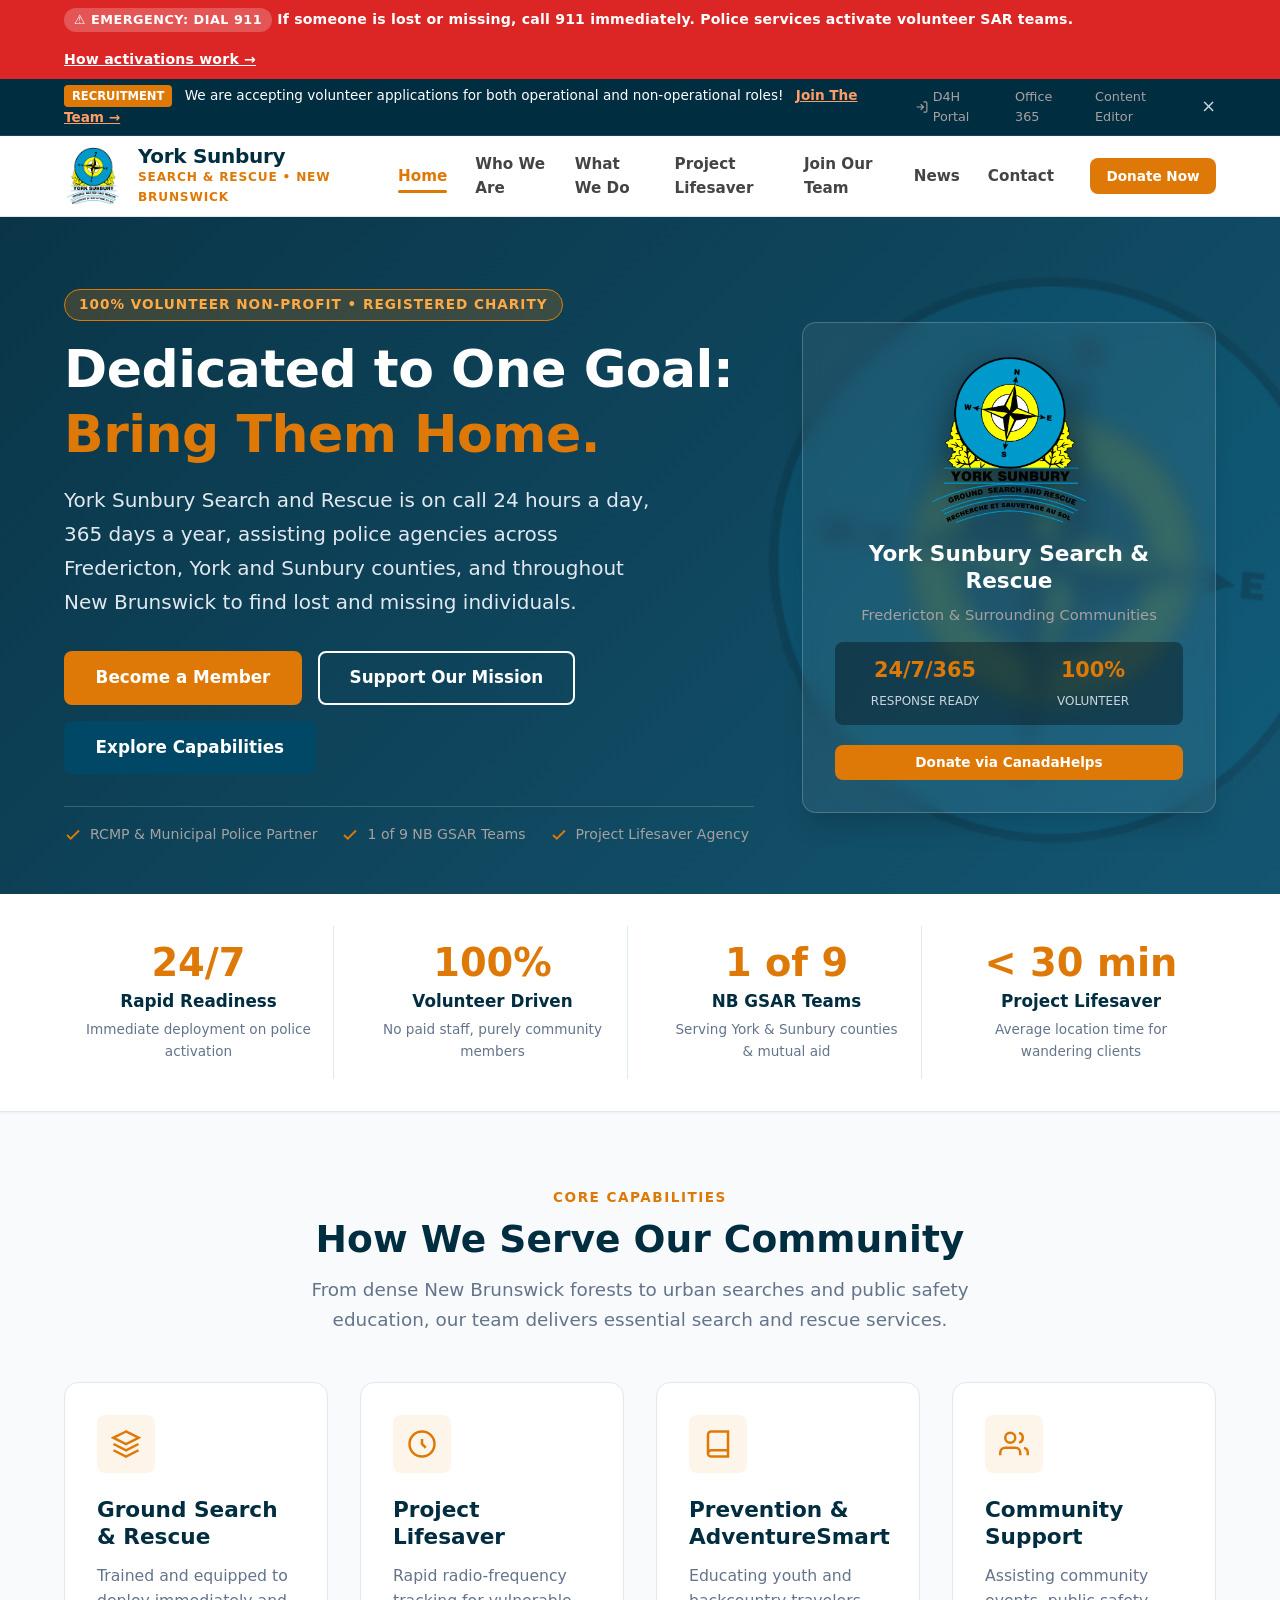
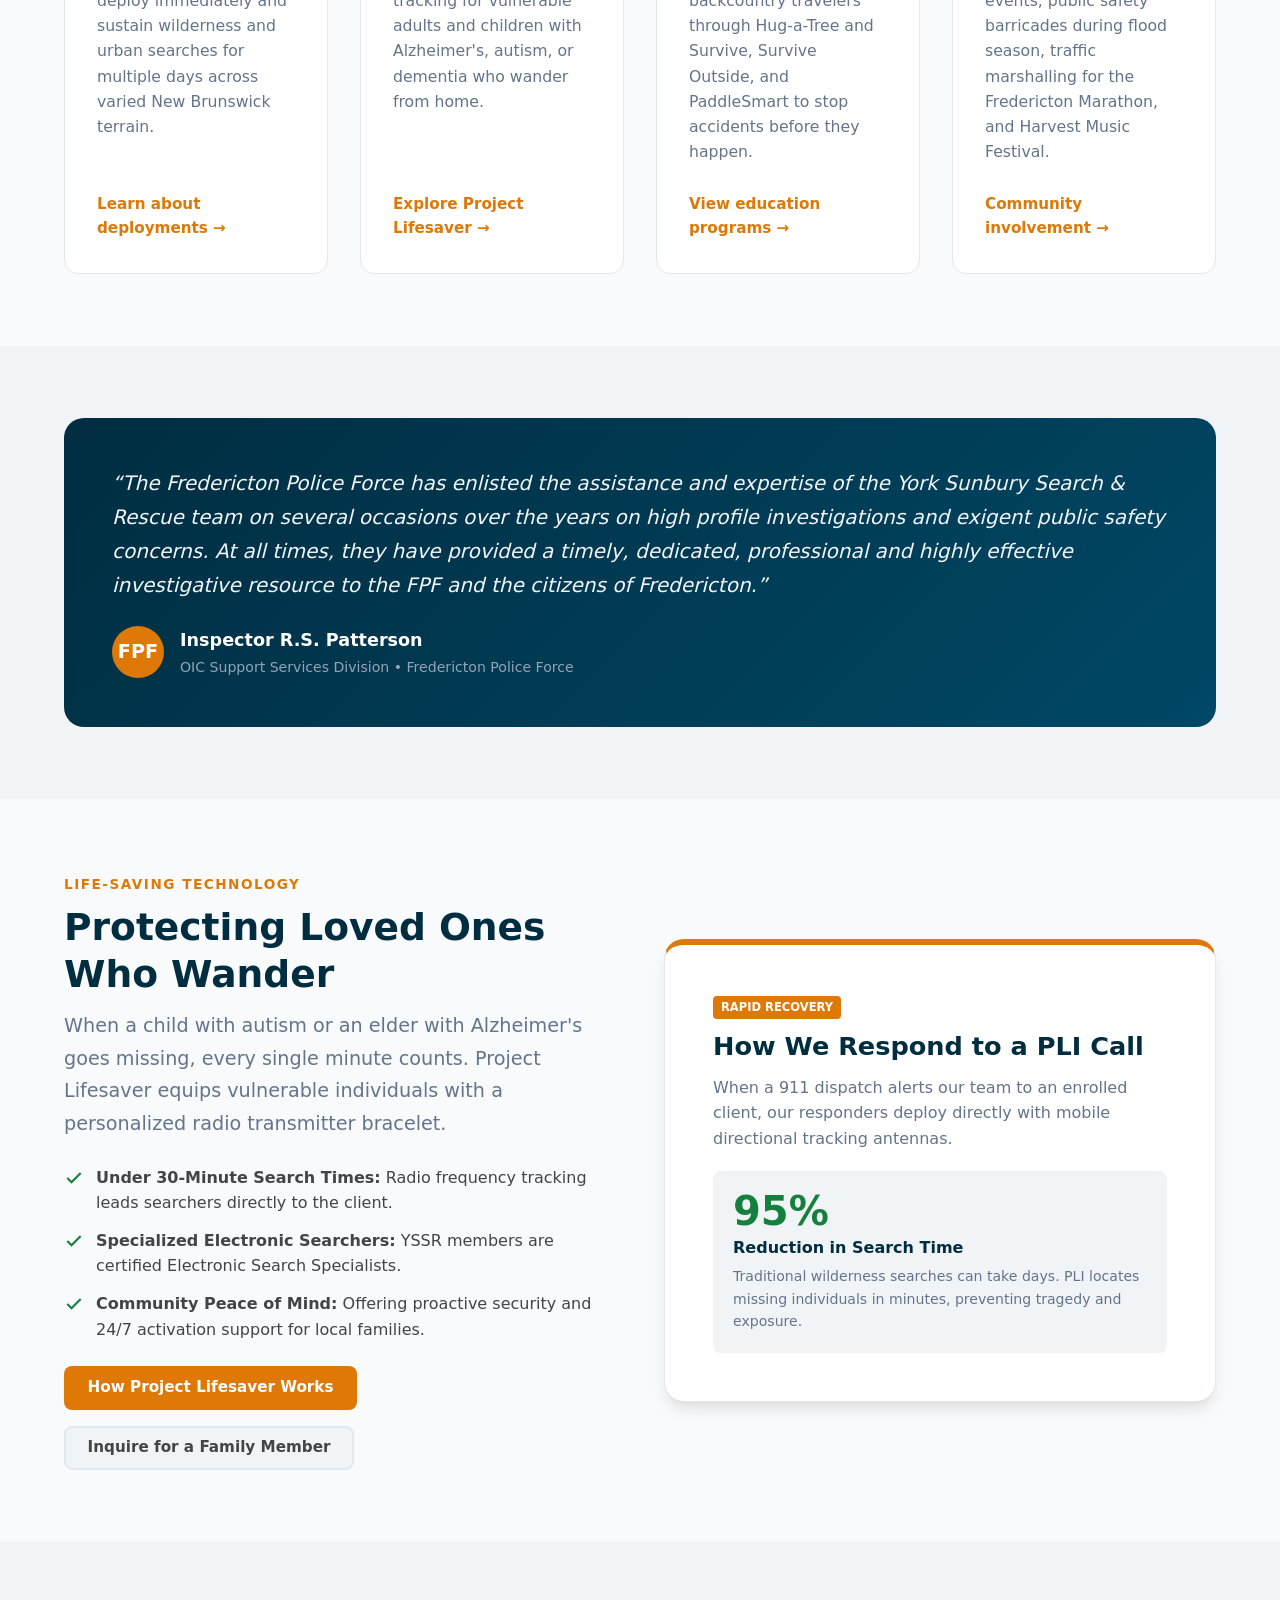
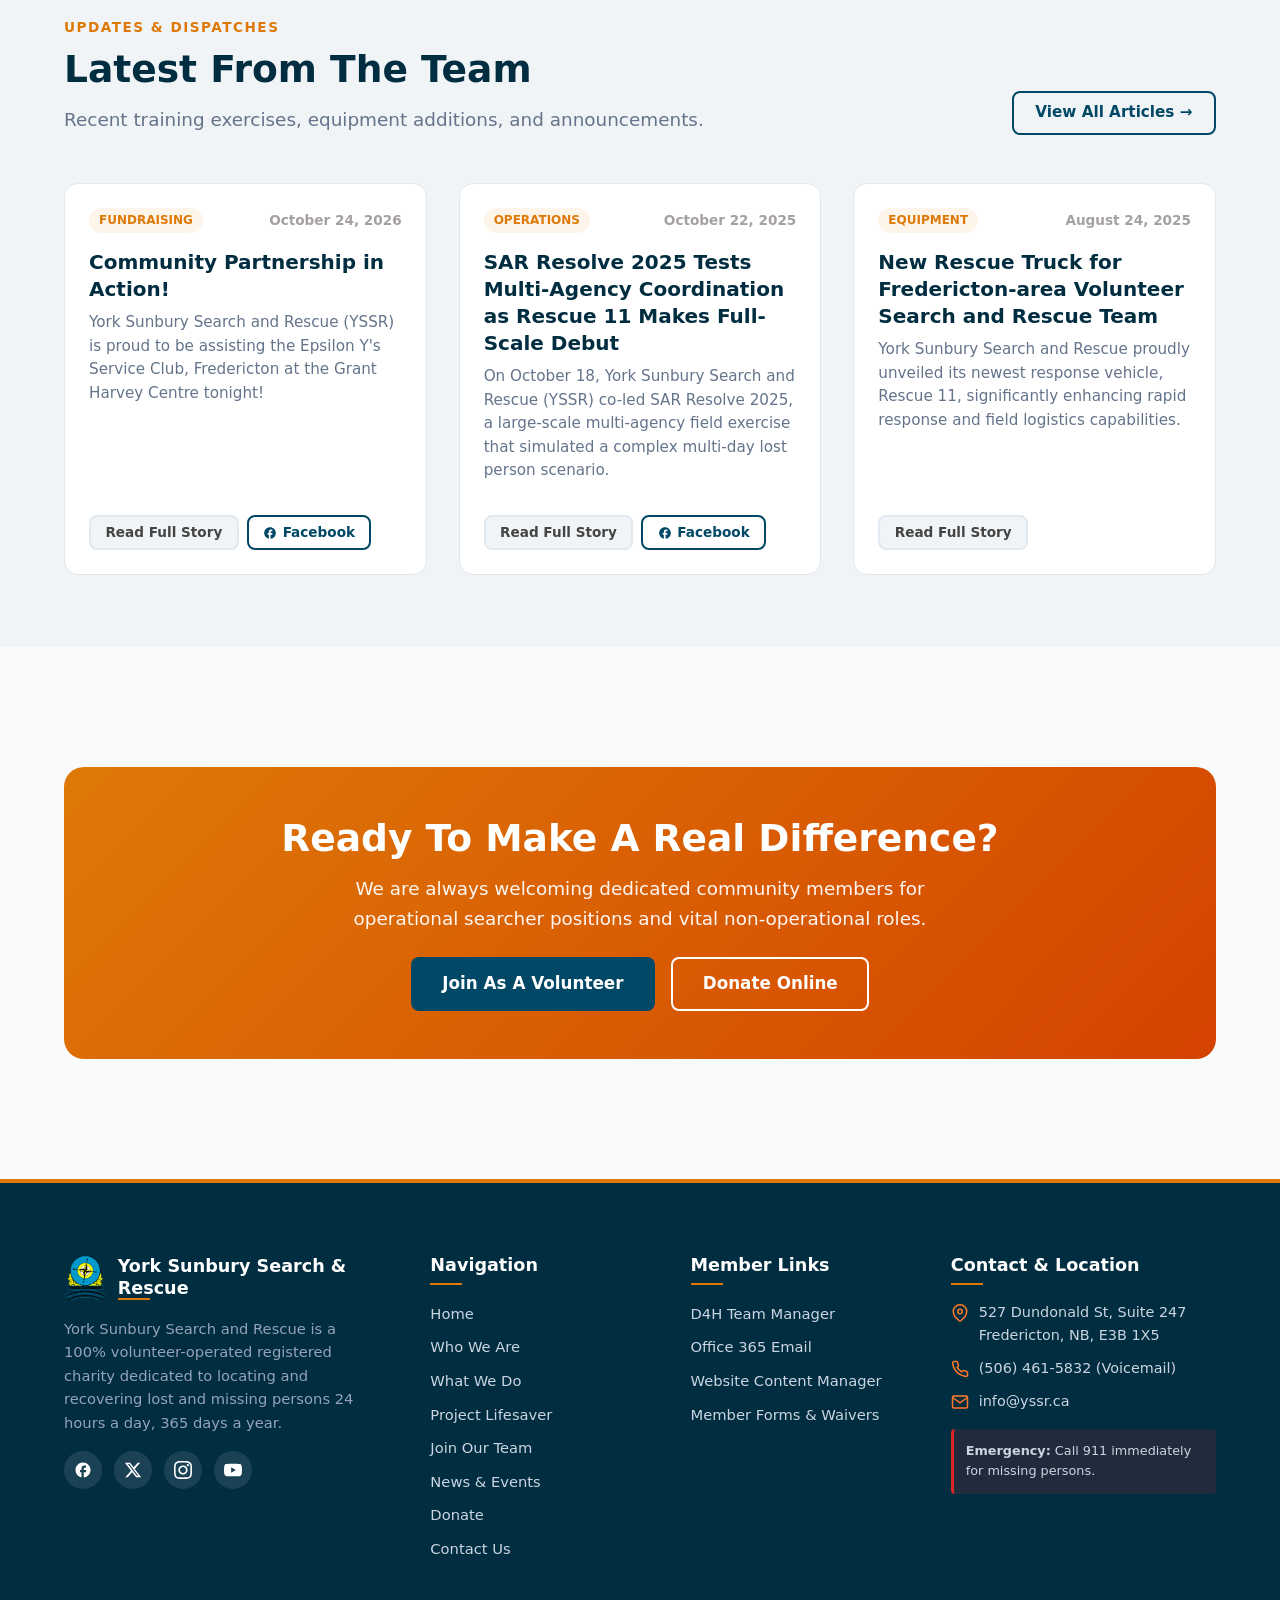
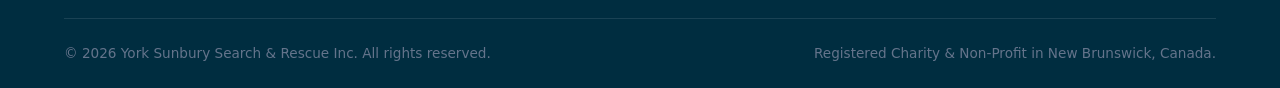
<file: index.html>
<!DOCTYPE html>
<html lang="en">
<head>
  <meta charset="UTF-8">
  <meta name="viewport" content="width=device-width, initial-scale=1.0">
  <title>York Sunbury Search and Rescue (YSSR) | Fredericton, NB</title>
  <meta name="description" content="York Sunbury Search and Rescue is a 100% volunteer, charitable organization on call 24/7/365 to assist police agencies with lost and missing person incidents in New Brunswick.">
  <link rel="icon" type="image/svg+xml" href="assets/images/favicon.ico">
  <link rel="stylesheet" href="css/styles.css">
</head>
<body>
  <a href="#main-content" class="skip-to-content">Skip to main content</a>

  <!-- Emergency 911 Bar -->
  <aside class="emergency-banner" aria-label="Emergency Notice">
    <div class="container">
      <div>
        <span class="emergency-pill">&#9888; EMERGENCY: DIAL 911</span>
        <span>If someone is lost or missing, call 911 immediately. Police services activate volunteer SAR teams.</span>
      </div>
      <div>
        <a href="contact.html#emergency-info">How activations work &rarr;</a>
      </div>
    </div>
  </aside>

  <!-- Top Announcement / Member Links -->
  <div class="recruitment-ticker" id="recruitmentBanner">
    <div class="container">
      <div>
        <span class="badge-tag">Recruitment</span>
        <span>We are accepting volunteer applications for both operational and non-operational roles!</span>
        <a href="join.html" style="color: #ff9d66; font-weight: 700; margin-left: 0.5rem; text-decoration: underline;">Join The Team &rarr;</a>
      </div>
      <div class="member-links-quick">
        <a href="https://yorksunbury.team-manager.ca.d4h.com/dashboard" target="_blank" rel="noopener">
          <svg width="14" height="14" viewBox="0 0 24 24" fill="none" stroke="currentColor" stroke-width="2"><path d="M15 3h4a2 2 0 0 1 2 2v14a2 2 0 0 1-2 2h-4M10 17l5-5-5-5M15 12H3"/></svg>
          D4H Portal
        </a>
        <a href="https://outlook.office.com/" target="_blank" rel="noopener">Office 365</a>
        <a href="admin.html" title="Website Content Manager">Content Editor</a>
        <button type="button" id="dismissBannerBtn" aria-label="Close notification" style="background:none; border:none; color:#cbd5e1; cursor:pointer; font-size:1.1rem; line-height:1;">&times;</button>
      </div>
    </div>
  </div>

  <!-- Main Header & Navigation -->
  <header class="site-header">
    <div class="container header-inner">
      <a href="index.html" class="brand-identity">
        <img src="assets/images/logo.png" alt="York Sunbury Search and Rescue Crest" class="brand-logo-img">
        <div class="brand-titles">
          <span class="brand-name">York Sunbury</span>
          <span class="brand-sub">Search &amp; Rescue • New Brunswick</span>
        </div>
      </a>

      <nav class="main-nav" aria-label="Primary Navigation">
        <button type="button" class="mobile-nav-toggle" id="mobileNavToggle" aria-expanded="false" aria-label="Toggle navigation menu">
          <svg viewBox="0 0 24 24" fill="none" stroke="currentColor" stroke-width="2.5" stroke-linecap="round"><line x1="3" y1="12" x2="21" y2="12"/><line x1="3" y1="6" x2="21" y2="6"/><line x1="3" y1="18" x2="21" y2="18"/></svg>
        </button>

        <ul class="nav-links" id="mainNavLinks">
          <li><a href="index.html" class="active">Home</a></li>
          <li><a href="about.html">Who We Are</a></li>
          <li><a href="services.html">What We Do</a></li>
          <li><a href="project-lifesaver.html">Project Lifesaver</a></li>
          <li><a href="join.html">Join Our Team</a></li>
          <li><a href="news.html">News</a></li>
          <li><a href="contact.html">Contact</a></li>
        </ul>
      </nav>

      <div class="nav-actions">
        <a href="donate.html" class="btn btn-primary btn-sm">Donate Now</a>
      </div>
    </div>
  </header>

  <main id="main-content">
    <!-- Hero Section -->
    <section class="hero-section">
      <div class="container hero-inner">
        <div>
          <span class="hero-eyebrow">100% Volunteer Non-Profit • Registered Charity</span>
          <h1 class="hero-title">Dedicated to One Goal: <br><span>Bring Them Home.</span></h1>
          <p class="hero-desc">
            York Sunbury Search and Rescue is on call 24 hours a day, 365 days a year, assisting police agencies across Fredericton, York and Sunbury counties, and throughout New Brunswick to find lost and missing individuals.
          </p>
          <div class="hero-actions">
            <a href="join.html" class="btn btn-primary btn-lg">Become a Member</a>
            <a href="donate.html" class="btn btn-outline-white btn-lg">Support Our Mission</a>
            <a href="services.html" class="btn btn-navy btn-lg">Explore Capabilities</a>
          </div>
          <div class="hero-trust-badges">
            <div class="trust-item">
              <svg viewBox="0 0 24 24" fill="none" stroke="currentColor" stroke-width="2.5"><polyline points="20 6 9 17 4 12"/></svg>
              <span>RCMP &amp; Municipal Police Partner</span>
            </div>
            <div class="trust-item">
              <svg viewBox="0 0 24 24" fill="none" stroke="currentColor" stroke-width="2.5"><polyline points="20 6 9 17 4 12"/></svg>
              <span>1 of 9 NB GSAR Teams</span>
            </div>
            <div class="trust-item">
              <svg viewBox="0 0 24 24" fill="none" stroke="currentColor" stroke-width="2.5"><polyline points="20 6 9 17 4 12"/></svg>
              <span>Project Lifesaver Agency</span>
            </div>
          </div>
        </div>

        <div>
          <div class="hero-card">
            <img src="assets/images/logo.png" alt="YSSR Badge" class="hero-emblem">
            <h3>York Sunbury Search & Rescue</h3>
            <p>Fredericton &amp; Surrounding Communities</p>
            <div class="hero-card-stats">
              <div class="stat-item-mini">
                <strong>24/7/365</strong>
                <span>Response Ready</span>
              </div>
              <div class="stat-item-mini">
                <strong>100%</strong>
                <span>Volunteer</span>
              </div>
            </div>
            <div style="margin-top: 1.25rem;">
              <a href="https://www.canadahelps.org/en/dn/26658" target="_blank" rel="noopener" class="btn btn-primary btn-sm" style="width: 100%;">
                Donate via CanadaHelps
              </a>
            </div>
          </div>
        </div>
      </div>
    </section>

    <!-- Key Metrics Counter Bar -->
    <section class="metrics-bar" aria-label="Key Organizational Statistics">
      <div class="container">
        <div class="metrics-grid">
          <div class="metric-card">
            <div class="metric-number">24/7</div>
            <div class="metric-label">Rapid Readiness</div>
            <div class="metric-detail">Immediate deployment on police activation</div>
          </div>
          <div class="metric-card">
            <div class="metric-number">100%</div>
            <div class="metric-label">Volunteer Driven</div>
            <div class="metric-detail">No paid staff, purely community members</div>
          </div>
          <div class="metric-card">
            <div class="metric-number">1 of 9</div>
            <div class="metric-label">NB GSAR Teams</div>
            <div class="metric-detail">Serving York &amp; Sunbury counties &amp; mutual aid</div>
          </div>
          <div class="metric-card">
            <div class="metric-number">&lt; 30 min</div>
            <div class="metric-label">Project Lifesaver</div>
            <div class="metric-detail">Average location time for wandering clients</div>
          </div>
        </div>
      </div>
    </section>

    <!-- What We Do / Four Pillars -->
    <section class="section" id="pillars">
      <div class="container">
        <div class="section-header">
          <span class="section-tag">Core Capabilities</span>
          <h2>How We Serve Our Community</h2>
          <p class="section-desc">From dense New Brunswick forests to urban searches and public safety education, our team delivers essential search and rescue services.</p>
        </div>

        <div class="pillars-grid">
          <div class="pillar-card">
            <div class="pillar-icon-box">
              <svg viewBox="0 0 24 24" fill="none" stroke="currentColor" stroke-width="2"><path d="M12 2L2 7l10 5 10-5-10-5zM2 17l10 5 10-5M2 12l10 5 10-5"/></svg>
            </div>
            <h3>Ground Search &amp; Rescue</h3>
            <p>Trained and equipped to deploy immediately and sustain wilderness and urban searches for multiple days across varied New Brunswick terrain.</p>
            <a href="services.html#operations" class="card-link">Learn about deployments &rarr;</a>
          </div>

          <div class="pillar-card">
            <div class="pillar-icon-box">
              <svg viewBox="0 0 24 24" fill="none" stroke="currentColor" stroke-width="2"><circle cx="12" cy="12" r="10"/><path d="M12 8v4l3 3"/></svg>
            </div>
            <h3>Project Lifesaver</h3>
            <p>Rapid radio-frequency tracking for vulnerable adults and children with Alzheimer's, autism, or dementia who wander from home.</p>
            <a href="project-lifesaver.html" class="card-link">Explore Project Lifesaver &rarr;</a>
          </div>

          <div class="pillar-card">
            <div class="pillar-icon-box">
              <svg viewBox="0 0 24 24" fill="none" stroke="currentColor" stroke-width="2"><path d="M4 19.5A2.5 2.5 0 0 1 6.5 17H20"/><path d="M6.5 2H20v20H6.5A2.5 2.5 0 0 1 4 19.5v-15A2.5 2.5 0 0 1 6.5 2z"/></svg>
            </div>
            <h3>Prevention &amp; AdventureSmart</h3>
            <p>Educating youth and backcountry travelers through Hug-a-Tree and Survive, Survive Outside, and PaddleSmart to stop accidents before they happen.</p>
            <a href="services.html#education" class="card-link">View education programs &rarr;</a>
          </div>

          <div class="pillar-card">
            <div class="pillar-icon-box">
              <svg viewBox="0 0 24 24" fill="none" stroke="currentColor" stroke-width="2"><path d="M17 21v-2a4 4 0 0 0-4-4H5a4 4 0 0 0-4 4v2"/><circle cx="9" cy="7" r="4"/><path d="M23 21v-2a4 4 0 0 0-3-3.87"/><path d="M16 3.13a4 4 0 0 1 0 7.75"/></svg>
            </div>
            <h3>Community Support</h3>
            <p>Assisting community events, public safety barricades during flood season, traffic marshalling for the Fredericton Marathon, and Harvest Music Festival.</p>
            <a href="services.html#community" class="card-link">Community involvement &rarr;</a>
          </div>
        </div>
      </div>
    </section>

    <!-- Law Enforcement Endorsement -->
    <section class="section section-alt">
      <div class="container">
        <div class="endorsement-box">
          <p class="endorsement-quote">
            &ldquo;The Fredericton Police Force has enlisted the assistance and expertise of the York Sunbury Search & Rescue team on several occasions over the years on high profile investigations and exigent public safety concerns. At all times, they have provided a timely, dedicated, professional and highly effective investigative resource to the FPF and the citizens of Fredericton.&rdquo;
          </p>
          <div class="endorsement-author">
            <div class="author-badge">FPF</div>
            <div class="author-info">
              <strong>Inspector R.S. Patterson</strong>
              <span>OIC Support Services Division • Fredericton Police Force</span>
            </div>
          </div>
        </div>
      </div>
    </section>

    <!-- Project Lifesaver Spotlight -->
    <section class="section">
      <div class="container spotlight-grid">
        <div class="spotlight-content">
          <span class="section-tag">Life-Saving Technology</span>
          <h2>Protecting Loved Ones Who Wander</h2>
          <p class="lead">
            When a child with autism or an elder with Alzheimer's goes missing, every single minute counts. Project Lifesaver equips vulnerable individuals with a personalized radio transmitter bracelet.
          </p>
          <ul class="feature-list">
            <li>
              <svg viewBox="0 0 24 24" fill="none" stroke="currentColor" stroke-width="2.5"><polyline points="20 6 9 17 4 12"/></svg>
              <span><strong>Under 30-Minute Search Times:</strong> Radio frequency tracking leads searchers directly to the client.</span>
            </li>
            <li>
              <svg viewBox="0 0 24 24" fill="none" stroke="currentColor" stroke-width="2.5"><polyline points="20 6 9 17 4 12"/></svg>
              <span><strong>Specialized Electronic Searchers:</strong> YSSR members are certified Electronic Search Specialists.</span>
            </li>
            <li>
              <svg viewBox="0 0 24 24" fill="none" stroke="currentColor" stroke-width="2.5"><polyline points="20 6 9 17 4 12"/></svg>
              <span><strong>Community Peace of Mind:</strong> Offering proactive security and 24/7 activation support for local families.</span>
            </li>
          </ul>
          <div style="display: flex; gap: 1rem; flex-wrap: wrap;">
            <a href="project-lifesaver.html" class="btn btn-primary">How Project Lifesaver Works</a>
            <a href="contact.html?subject=Project+Lifesaver" class="btn btn-secondary">Inquire for a Family Member</a>
          </div>
        </div>

        <div class="spotlight-card">
          <span class="badge-tag" style="margin-bottom: 0.75rem;">Rapid Recovery</span>
          <h3 style="font-size: 1.6rem;">How We Respond to a PLI Call</h3>
          <p style="color: var(--color-text-muted);">When a 911 dispatch alerts our team to an enrolled client, our responders deploy directly with mobile directional tracking antennas.</p>
          <div style="background-color: var(--color-bg-alt); padding: 1.25rem; border-radius: var(--radius-md); margin-top: 1.25rem;">
            <div style="font-size: 2.5rem; font-weight: 900; color: var(--color-forest); line-height: 1;">95%</div>
            <div style="font-weight: 800; color: var(--color-navy-dark); margin-top: 0.25rem;">Reduction in Search Time</div>
            <p style="font-size: 0.88rem; color: var(--color-text-muted); margin-bottom: 0; margin-top: 0.25rem;">Traditional wilderness searches can take days. PLI locates missing individuals in minutes, preventing tragedy and exposure.</p>
          </div>
        </div>
      </div>
    </section>

    <!-- Latest News Feed (Dynamically loaded from data/news.json) -->
    <section class="section section-alt">
      <div class="container">
        <div class="section-header" style="display: flex; justify-content: space-between; align-items: flex-end; text-align: left; max-width: 100%; flex-wrap: wrap; gap: 1rem;">
          <div>
            <span class="section-tag">Updates &amp; Dispatches</span>
            <h2>Latest From The Team</h2>
            <p class="section-desc" style="margin-bottom: 0;">Recent training exercises, equipment additions, and announcements.</p>
          </div>
          <div>
            <a href="news.html" class="btn btn-outline-navy">View All Articles &rarr;</a>
          </div>
        </div>

        <div class="news-grid" data-news-container data-compact="true">
          <!-- Fallback content if JS is disabled or during local file browsing -->
          <article class="news-card">
            <div class="news-card-badge-wrap">
              <span class="news-category-badge">Operations</span>
              <time class="news-date">October 22, 2025</time>
            </div>
            <div class="news-card-body">
              <h3 class="news-card-title">SAR Resolve 2025 Tests Multi-Agency Coordination as Rescue 11 Makes Full-Scale Debut</h3>
              <p class="news-card-excerpt">On October 18, York Sunbury Search and Rescue co-led SAR Resolve 2025, a large-scale field exercise testing coordination between first responders.</p>
              <div style="margin-top:auto; padding-top: 1rem;">
                <a href="news.html" class="btn btn-secondary btn-sm">Read Full Story</a>
              </div>
            </div>
          </article>
          <article class="news-card">
            <div class="news-card-badge-wrap">
              <span class="news-category-badge">Equipment</span>
              <time class="news-date">August 24, 2025</time>
            </div>
            <div class="news-card-body">
              <h3 class="news-card-title">New Rescue Truck for Fredericton-area Volunteer Search and Rescue Team</h3>
              <p class="news-card-excerpt">YSSR proudly unveiled its newest response vehicle, Rescue 11, significantly expanding command post and wilderness response capabilities.</p>
              <div style="margin-top:auto; padding-top: 1rem;">
                <a href="news.html" class="btn btn-secondary btn-sm">Read Full Story</a>
              </div>
            </div>
          </article>
          <article class="news-card">
            <div class="news-card-badge-wrap">
              <span class="news-category-badge">Fundraising</span>
              <time class="news-date">June 15, 2025</time>
            </div>
            <div class="news-card-body">
              <h3 class="news-card-title">Support YSSR: New Brunswick GSAR Provincial 50/50 Draw</h3>
              <p class="news-card-excerpt">YSSR is proud to work alongside NB's volunteer GSAR teams in our provincial 50/50 raffle. Help us maintain critical safety equipment.</p>
              <div style="margin-top:auto; padding-top: 1rem;">
                <a href="donate.html" class="btn btn-secondary btn-sm">Support 50/50</a>
              </div>
            </div>
          </article>
        </div>
      </div>
    </section>

    <!-- Call to Action Banner -->
    <section class="section">
      <div class="container">
        <div class="cta-banner">
          <h2>Ready To Make A Real Difference?</h2>
          <p>We are always welcoming dedicated community members for operational searcher positions and vital non-operational roles.</p>
          <div style="display: flex; justify-content: center; gap: 1rem; flex-wrap: wrap;">
            <a href="join.html" class="btn btn-navy btn-lg">Join As A Volunteer</a>
            <a href="donate.html" class="btn btn-outline-white btn-lg">Donate Online</a>
          </div>
        </div>
      </div>
    </section>
  </main>

  <!-- Site Footer -->
  <footer class="site-footer">
    <div class="container">
      <div class="footer-grid">
        <div class="footer-col">
          <div style="display:flex; align-items:center; gap: 12px; margin-bottom: 1rem;">
            <img src="assets/images/logo.png" alt="YSSR" style="width: 46px; height: 46px; object-fit: contain;">
            <h4 style="margin: 0; padding: 0;">York Sunbury Search & Rescue</h4>
          </div>
          <p class="footer-brand-bio">
            York Sunbury Search and Rescue is a 100% volunteer-operated registered charity dedicated to locating and recovering lost and missing persons 24 hours a day, 365 days a year.
          </p>
          <div class="social-links">
            <a href="https://www.facebook.com/YorkSunburysearchAndRescue/" class="social-link" aria-label="Facebook" target="_blank" rel="noopener">
              <svg viewBox="0 0 24 24" fill="currentColor"><path d="M22 12c0-5.52-4.48-10-10-10S2 6.48 2 12c0 4.84 3.44 8.87 8 9.8V15H8v-3h2V9.5C10 7.57 11.57 6 13.5 6H16v3h-2c-.55 0-1 .45-1 1v2h3v3h-3v6.95C18.05 21.45 22 17.19 22 12z"/></svg>
            </a>
            <a href="https://twitter.com/yorksunburysar?lang=en" class="social-link" aria-label="Twitter / X" target="_blank" rel="noopener">
              <svg viewBox="0 0 24 24" fill="currentColor"><path d="M18.244 2.25h3.308l-7.227 8.26 8.502 11.24H16.17l-5.214-6.817L4.99 21.75H1.68l7.73-8.835L1.254 2.25H8.08l4.713 6.231zm-1.161 17.52h1.833L7.084 4.126H5.117z"/></svg>
            </a>
            <a href="https://www.instagram.com/york_sunbury_sar/" class="social-link" aria-label="Instagram" target="_blank" rel="noopener">
              <svg viewBox="0 0 24 24" fill="currentColor"><path d="M12 2.163c3.204 0 3.584.012 4.85.07 3.252.148 4.771 1.691 4.919 4.919.058 1.265.069 1.645.069 4.849 0 3.205-.012 3.584-.069 4.849-.149 3.225-1.664 4.771-4.919 4.919-1.266.058-1.644.07-4.85.07-3.204 0-3.584-.012-4.849-.07-3.26-.149-4.771-1.699-4.919-4.92-.058-1.265-.07-1.644-.07-4.849 0-3.204.013-3.583.07-4.849.149-3.227 1.664-4.771 4.919-4.919 1.266-.057 1.645-.069 4.849-.069zm0-2.163c-3.259 0-3.667.014-4.947.072-4.358.2-6.78 2.618-6.98 6.98-.059 1.281-.073 1.689-.073 4.948 0 3.259.014 3.668.072 4.948.2 4.358 2.618 6.78 6.98 6.98 1.281.058 1.689.072 4.948.072 3.259 0 3.668-.014 4.948-.072 4.354-.2 6.782-2.618 6.979-6.98.059-1.28.073-1.689.073-4.948 0-3.259-.014-3.667-.072-4.947-.196-4.354-2.617-6.78-6.979-6.98-1.281-.059-1.69-.073-4.949-.073zm0 5.838c-3.403 0-6.162 2.759-6.162 6.162s2.759 6.163 6.162 6.163 6.162-2.759 6.162-6.163c0-3.403-2.759-6.162-6.162-6.162zm0 10.162c-2.209 0-4-1.79-4-4 0-2.209 1.791-4 4-4s4 1.791 4 4c0 2.21-1.791 4-4 4zm6.406-11.845c-.796 0-1.441.645-1.441 1.44s.645 1.44 1.441 1.44c.795 0 1.439-.645 1.439-1.44s-.644-1.44-1.439-1.44z"/></svg>
            </a>
            <a href="https://www.youtube.com/channel/UCqoTd3h4tJl8EqmH6bfV61A/" class="social-link" aria-label="YouTube" target="_blank" rel="noopener">
              <svg viewBox="0 0 24 24" fill="currentColor"><path d="M23.498 6.186a3.016 3.016 0 0 0-2.122-2.136C19.505 3.545 12 3.545 12 3.545s-7.505 0-9.377.505A3.017 3.017 0 0 0 .502 6.186C0 8.07 0 12 0 12s0 3.93.502 5.814a3.016 3.016 0 0 0 2.122 2.136c1.871.505 9.376.505 9.376.505s7.505 0 9.377-.505a3.015 3.015 0 0 0 2.122-2.136C24 15.93 24 12 24 12s0-3.93-.502-5.814zM9.545 15.568V8.432L15.818 12l-6.273 3.568z"/></svg>
            </a>
          </div>
        </div>

        <div class="footer-col">
          <h4>Navigation</h4>
          <ul>
            <li><a href="index.html">Home</a></li>
            <li><a href="about.html">Who We Are</a></li>
            <li><a href="services.html">What We Do</a></li>
            <li><a href="project-lifesaver.html">Project Lifesaver</a></li>
            <li><a href="join.html">Join Our Team</a></li>
            <li><a href="news.html">News &amp; Events</a></li>
            <li><a href="donate.html">Donate</a></li>
            <li><a href="contact.html">Contact Us</a></li>
          </ul>
        </div>

        <div class="footer-col">
          <h4>Member Links</h4>
          <ul>
            <li><a href="https://yorksunbury.team-manager.ca.d4h.com/dashboard" target="_blank" rel="noopener">D4H Team Manager</a></li>
            <li><a href="https://outlook.office.com/" target="_blank" rel="noopener">Office 365 Email</a></li>
            <li><a href="admin.html">Website Content Manager</a></li>
            <li><a href="join.html#application-forms">Member Forms &amp; Waivers</a></li>
          </ul>
        </div>

        <div class="footer-col">
          <h4>Contact &amp; Location</h4>
          <div class="footer-contact-item">
            <svg viewBox="0 0 24 24" fill="none" stroke="currentColor" stroke-width="2"><path d="M21 10c0 7-9 13-9 13s-9-6-9-13a9 9 0 0 1 18 0z"/><circle cx="12" cy="10" r="3"/></svg>
            <span>527 Dundonald St, Suite 247<br>Fredericton, NB, E3B 1X5</span>
          </div>
          <div class="footer-contact-item">
            <svg viewBox="0 0 24 24" fill="none" stroke="currentColor" stroke-width="2"><path d="M22 16.92v3a2 2 0 0 1-2.18 2 19.79 19.79 0 0 1-8.63-3.07 19.5 19.5 0 0 1-6-6 19.79 19.79 0 0 1-3.07-8.67A2 2 0 0 1 4.11 2h3a2 2 0 0 1 2 1.72 12.84 12.84 0 0 0 .7 2.81 2 2 0 0 1-.45 2.11L8.09 9.91a16 16 0 0 0 6 6l1.27-1.27a2 2 0 0 1 2.11-.45 12.84 12.84 0 0 0 2.81.7A2 2 0 0 1 22 16.92z"/></svg>
            <span>(506) 461-5832 (Voicemail)</span>
          </div>
          <div class="footer-contact-item">
            <svg viewBox="0 0 24 24" fill="none" stroke="currentColor" stroke-width="2"><path d="M4 4h16c1.1 0 2 .9 2 2v12c0 1.1-.9 2-2 2H4c-1.1 0-2-.9-2-2V6c0-1.1.9-2 2-2z"/><polyline points="22,6 12,13 2,6"/></svg>
            <span>info@yssr.ca</span>
          </div>
          <div style="margin-top: 1rem; padding: 0.75rem; background: rgba(220, 38, 38, 0.15); border-left: 3px solid var(--color-danger-red); border-radius: var(--radius-sm); font-size: 0.8rem;">
            <strong>Emergency:</strong> Call 911 immediately for missing persons.
          </div>
        </div>
      </div>

      <div class="footer-bottom">
        <div>
          &copy; <span id="yearPlaceholder">2026</span> York Sunbury Search &amp; Rescue Inc. All rights reserved.
        </div>
        <div>
          Registered Charity &amp; Non-Profit in New Brunswick, Canada.
        </div>
      </div>
    </div>
  </footer>

  <script src="js/data-loader.js"></script>
  <script src="js/main.js"></script>
</body>
</html>
</file>
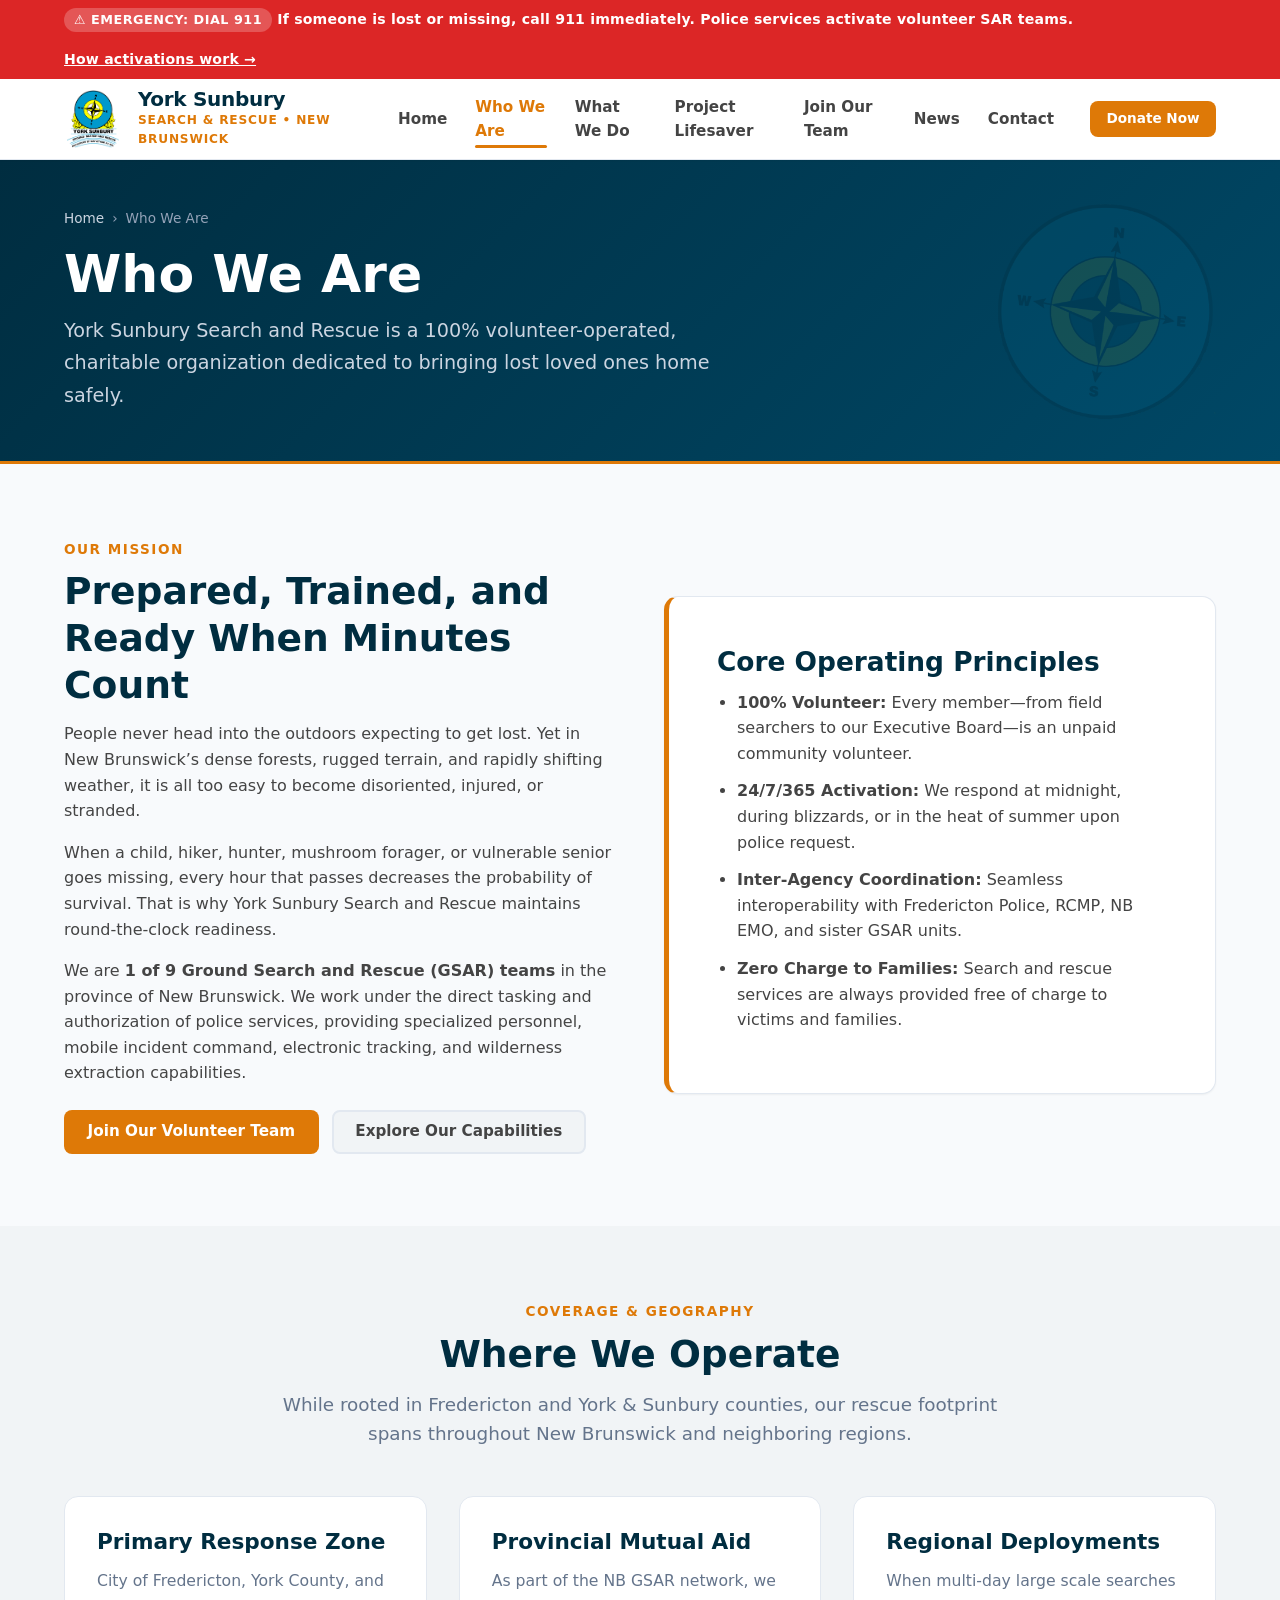
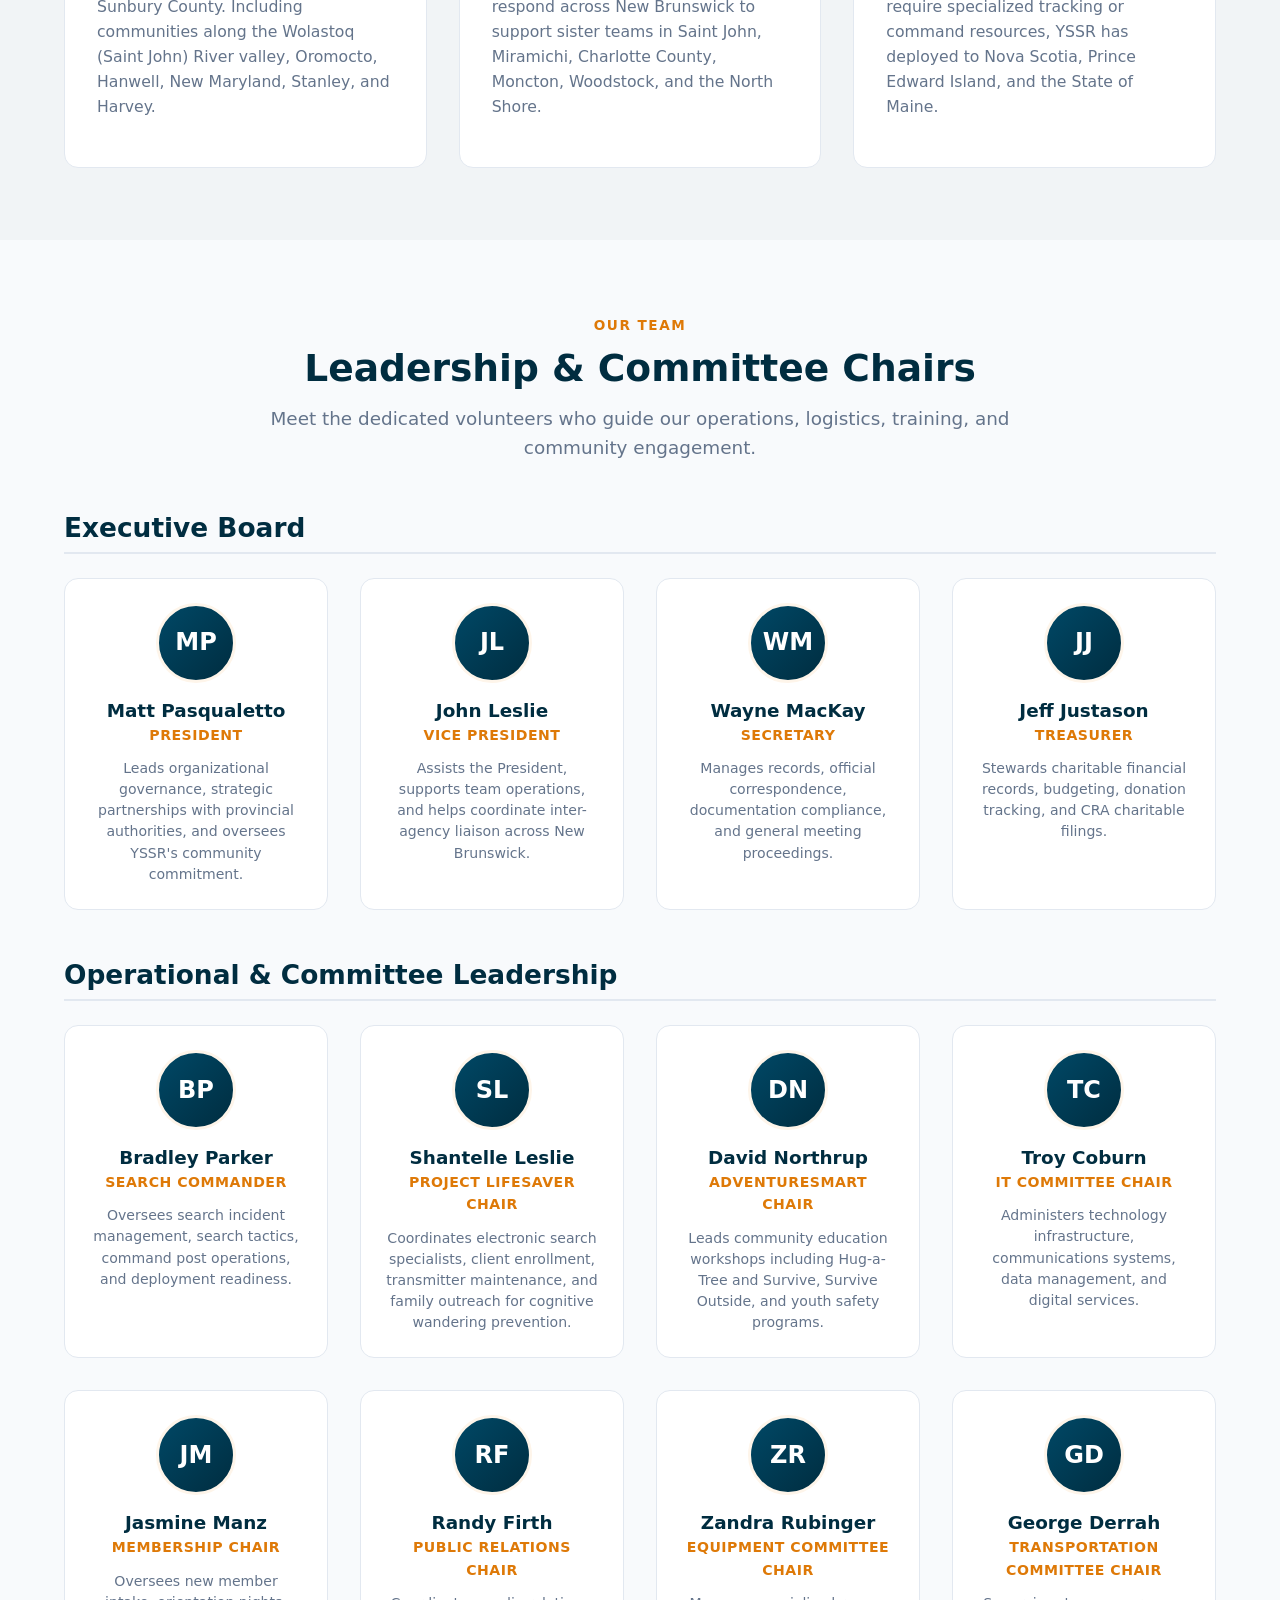
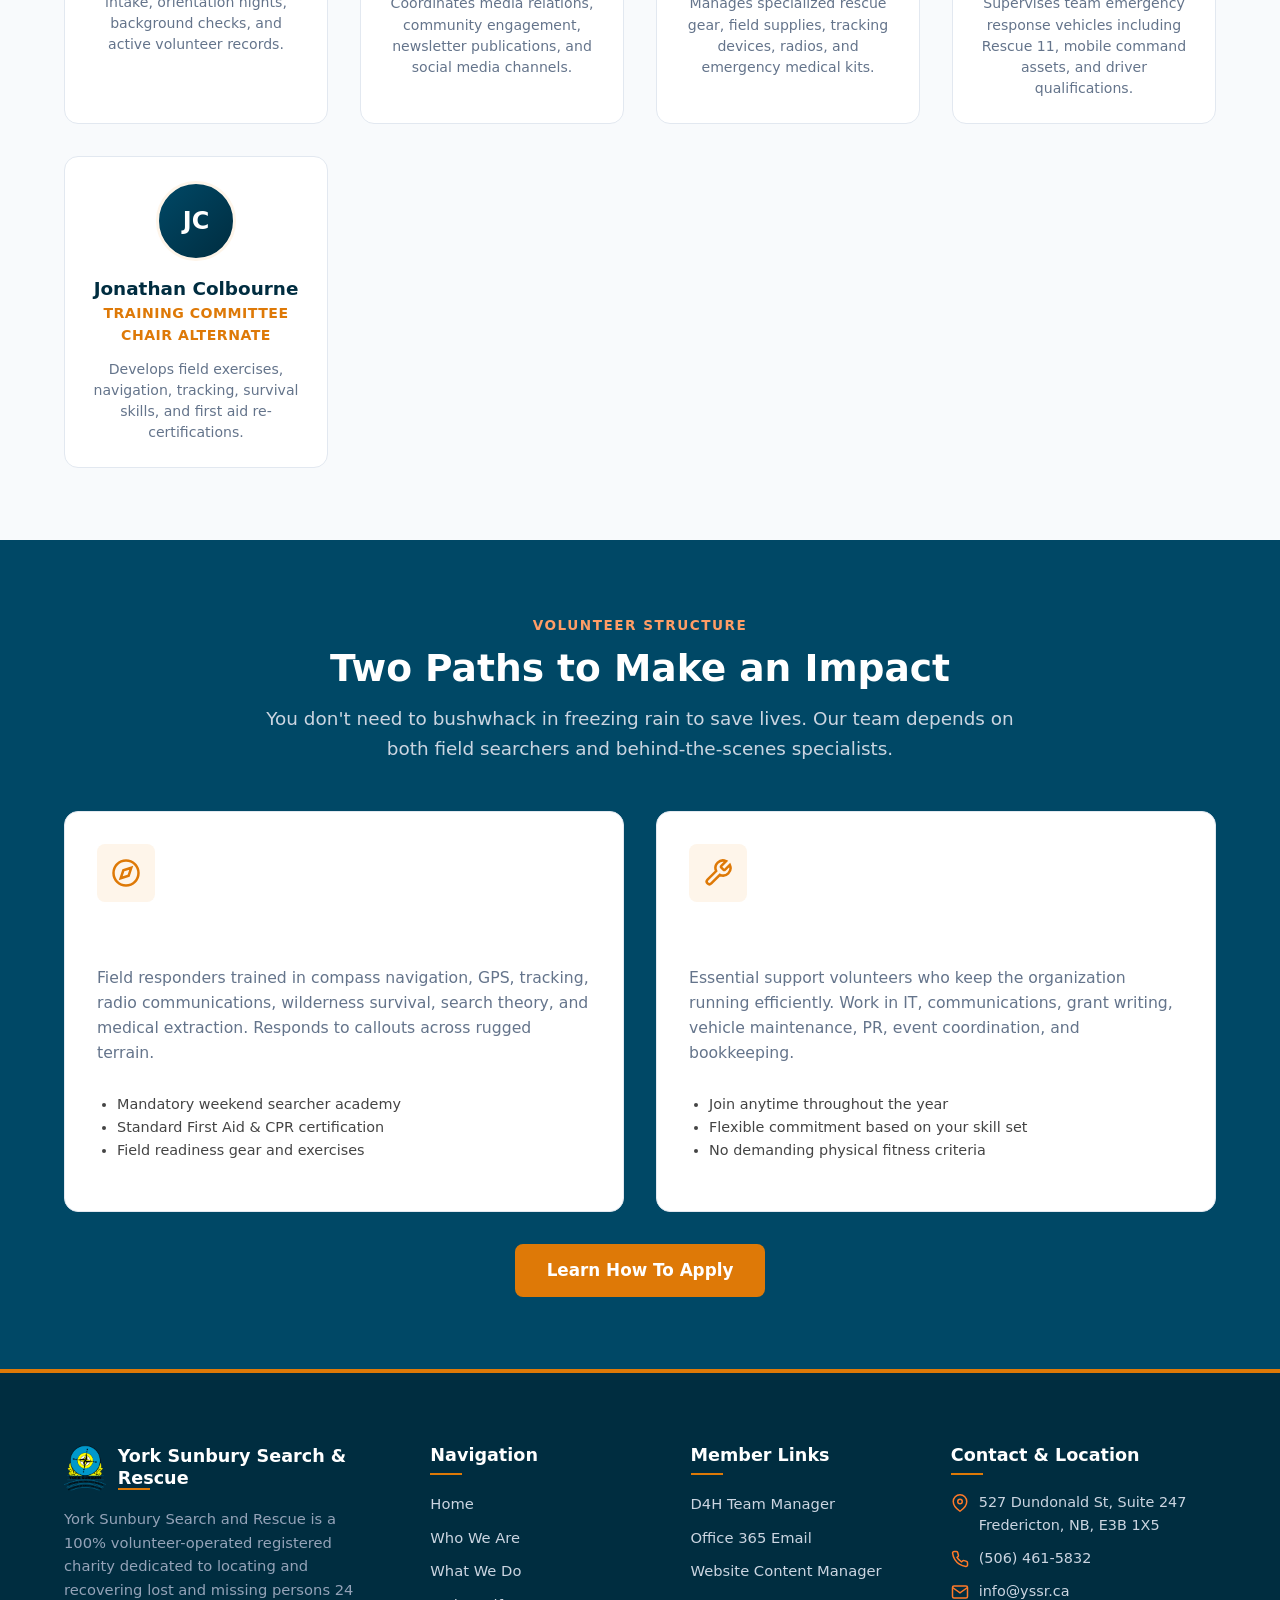
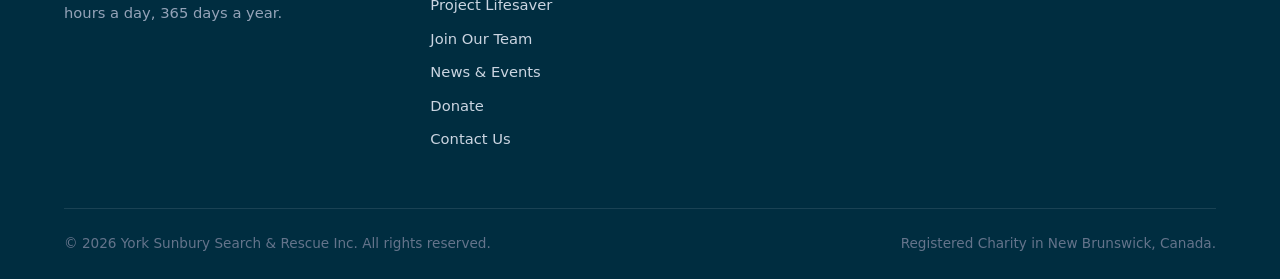
<file: about.html>
<!DOCTYPE html>
<html lang="en">
<head>
  <meta charset="UTF-8">
  <meta name="viewport" content="width=device-width, initial-scale=1.0">
  <title>Who We Are | York Sunbury Search and Rescue (YSSR)</title>
  <meta name="description" content="Learn about York Sunbury Search and Rescue, our executive leadership, team members, mission, and history serving Fredericton and New Brunswick.">
  <link rel="icon" type="image/svg+xml" href="assets/images/favicon.ico">
  <link rel="stylesheet" href="css/styles.css">
</head>
<body>
  <a href="#main-content" class="skip-to-content">Skip to main content</a>

  <!-- Emergency 911 Bar -->
  <aside class="emergency-banner" aria-label="Emergency Notice">
    <div class="container">
      <div>
        <span class="emergency-pill">&#9888; EMERGENCY: DIAL 911</span>
        <span>If someone is lost or missing, call 911 immediately. Police services activate volunteer SAR teams.</span>
      </div>
      <div>
        <a href="contact.html#emergency-info">How activations work &rarr;</a>
      </div>
    </div>
  </aside>

  <!-- Main Header & Navigation -->
  <header class="site-header">
    <div class="container header-inner">
      <a href="index.html" class="brand-identity">
        <img src="assets/images/logo.png" alt="York Sunbury Search and Rescue Crest" class="brand-logo-img">
        <div class="brand-titles">
          <span class="brand-name">York Sunbury</span>
          <span class="brand-sub">Search &amp; Rescue • New Brunswick</span>
        </div>
      </a>

      <nav class="main-nav" aria-label="Primary Navigation">
        <button type="button" class="mobile-nav-toggle" id="mobileNavToggle" aria-expanded="false" aria-label="Toggle navigation menu">
          <svg viewBox="0 0 24 24" fill="none" stroke="currentColor" stroke-width="2.5" stroke-linecap="round"><line x1="3" y1="12" x2="21" y2="12"/><line x1="3" y1="6" x2="21" y2="6"/><line x1="3" y1="18" x2="21" y2="18"/></svg>
        </button>

        <ul class="nav-links" id="mainNavLinks">
          <li><a href="index.html">Home</a></li>
          <li><a href="about.html" class="active">Who We Are</a></li>
          <li><a href="services.html">What We Do</a></li>
          <li><a href="project-lifesaver.html">Project Lifesaver</a></li>
          <li><a href="join.html">Join Our Team</a></li>
          <li><a href="news.html">News</a></li>
          <li><a href="contact.html">Contact</a></li>
        </ul>
      </nav>

      <div class="nav-actions">
        <a href="donate.html" class="btn btn-primary btn-sm">Donate Now</a>
      </div>
    </div>
  </header>

  <main id="main-content">
    <!-- Page Hero Banner -->
    <section class="page-hero">
      <div class="container">
        <nav class="breadcrumb" aria-label="Breadcrumb">
          <a href="index.html">Home</a> &rsaquo; <span>Who We Are</span>
        </nav>
        <h1>Who We Are</h1>
        <p class="lead">
          York Sunbury Search and Rescue is a 100% volunteer-operated, charitable organization dedicated to bringing lost loved ones home safely.
        </p>
      </div>
    </section>

    <!-- Mission & Background Section -->
    <section class="section">
      <div class="container">
        <div class="spotlight-grid">
          <div>
            <span class="section-tag">Our Mission</span>
            <h2>Prepared, Trained, and Ready When Minutes Count</h2>
            <p>
              People never head into the outdoors expecting to get lost. Yet in New Brunswick’s dense forests, rugged terrain, and rapidly shifting weather, it is all too easy to become disoriented, injured, or stranded.
            </p>
            <p>
              When a child, hiker, hunter, mushroom forager, or vulnerable senior goes missing, every hour that passes decreases the probability of survival. That is why York Sunbury Search and Rescue maintains round-the-clock readiness.
            </p>
            <p>
              We are <strong>1 of 9 Ground Search and Rescue (GSAR) teams</strong> in the province of New Brunswick. We work under the direct tasking and authorization of police services, providing specialized personnel, mobile incident command, electronic tracking, and wilderness extraction capabilities.
            </p>
            <div style="margin-top: 1.5rem;">
              <a href="join.html" class="btn btn-primary">Join Our Volunteer Team</a>
              <a href="services.html" class="btn btn-secondary" style="margin-left: 0.5rem;">Explore Our Capabilities</a>
            </div>
          </div>

          <div>
            <div class="content-card" style="border-left: 5px solid var(--color-sar-orange); margin-bottom: 0;">
              <h3>Core Operating Principles</h3>
              <ul style="padding-left: 1.25rem; margin-bottom: 0;">
                <li style="margin-bottom: 0.75rem;"><strong>100% Volunteer:</strong> Every member—from field searchers to our Executive Board—is an unpaid community volunteer.</li>
                <li style="margin-bottom: 0.75rem;"><strong>24/7/365 Activation:</strong> We respond at midnight, during blizzards, or in the heat of summer upon police request.</li>
                <li style="margin-bottom: 0.75rem;"><strong>Inter-Agency Coordination:</strong> Seamless interoperability with Fredericton Police, RCMP, NB EMO, and sister GSAR units.</li>
                <li style="margin-bottom: 0.75rem;"><strong>Zero Charge to Families:</strong> Search and rescue services are always provided free of charge to victims and families.</li>
              </ul>
            </div>
          </div>
        </div>
      </div>
    </section>

    <!-- Operational Coverage Section -->
    <section class="section section-alt">
      <div class="container">
        <div class="section-header">
          <span class="section-tag">Coverage &amp; Geography</span>
          <h2>Where We Operate</h2>
          <p class="section-desc">While rooted in Fredericton and York &amp; Sunbury counties, our rescue footprint spans throughout New Brunswick and neighboring regions.</p>
        </div>

        <div class="pillars-grid">
          <div class="pillar-card">
            <h3>Primary Response Zone</h3>
            <p>City of Fredericton, York County, and Sunbury County. Including communities along the Wolastoq (Saint John) River valley, Oromocto, Hanwell, New Maryland, Stanley, and Harvey.</p>
          </div>
          <div class="pillar-card">
            <h3>Provincial Mutual Aid</h3>
            <p>As part of the NB GSAR network, we respond across New Brunswick to support sister teams in Saint John, Miramichi, Charlotte County, Moncton, Woodstock, and the North Shore.</p>
          </div>
          <div class="pillar-card">
            <h3>Regional Deployments</h3>
            <p>When multi-day large scale searches require specialized tracking or command resources, YSSR has deployed to Nova Scotia, Prince Edward Island, and the State of Maine.</p>
          </div>
        </div>
      </div>
    </section>

    <!-- Leadership & Committee Team (Dynamically loaded from data/team.json) -->
    <section class="section" id="leadership">
      <div class="container">
        <div class="section-header">
          <span class="section-tag">Our Team</span>
          <h2>Leadership &amp; Committee Chairs</h2>
          <p class="section-desc">Meet the dedicated volunteers who guide our operations, logistics, training, and community engagement.</p>
        </div>

        <div data-team-container>
          <!-- Fallback content if JS is disabled -->
          <div class="team-grid">
            <div class="team-card">
              <div class="team-avatar">MP</div>
              <h4 class="team-name">Matt Pasqualetto</h4>
              <div class="team-role">President</div>
              <p class="team-bio">Leads organizational governance, strategic partnerships with provincial authorities, and community commitment.</p>
            </div>
            <div class="team-card">
              <div class="team-avatar">JL</div>
              <h4 class="team-name">John Leslie</h4>
              <div class="team-role">Vice President</div>
              <p class="team-bio">Assists the President, supports team operations, and helps coordinate inter-agency liaison.</p>
            </div>
            <div class="team-card">
              <div class="team-avatar">WM</div>
              <h4 class="team-name">Wayne MacKay</h4>
              <div class="team-role">Secretary</div>
              <p class="team-bio">Manages records, official correspondence, documentation compliance, and general meetings.</p>
            </div>
            <div class="team-card">
              <div class="team-avatar">JJ</div>
              <h4 class="team-name">Jeff Justason</h4>
              <div class="team-role">Treasurer</div>
              <p class="team-bio">Stewards charitable financial records, budgeting, donation tracking, and CRA filings.</p>
            </div>
          </div>
        </div>
      </div>
    </section>

    <!-- Operational vs Non-Operational Roles -->
    <section class="section section-navy">
      <div class="container">
        <div class="section-header">
          <span class="section-tag" style="color: #ff9d66;">Volunteer Structure</span>
          <h2>Two Paths to Make an Impact</h2>
          <p class="section-desc">You don't need to bushwhack in freezing rain to save lives. Our team depends on both field searchers and behind-the-scenes specialists.</p>
        </div>

        <div class="pillars-grid">
          <div class="pillar-card" style="color: var(--color-text-main);">
            <div class="pillar-icon-box">
              <svg viewBox="0 0 24 24" fill="none" stroke="currentColor" stroke-width="2"><circle cx="12" cy="12" r="10"/><polygon points="16.24 7.76 14.12 14.12 7.76 16.24 9.88 9.88 16.24 7.76"/></svg>
            </div>
            <h3>Operational Searchers</h3>
            <p>Field responders trained in compass navigation, GPS, tracking, radio communications, wilderness survival, search theory, and medical extraction. Responds to callouts across rugged terrain.</p>
            <ul style="padding-left: 1.25rem; font-size: 0.9rem; margin-top: 0.75rem;">
              <li>Mandatory weekend searcher academy</li>
              <li>Standard First Aid &amp; CPR certification</li>
              <li>Field readiness gear and exercises</li>
            </ul>
          </div>

          <div class="pillar-card" style="color: var(--color-text-main);">
            <div class="pillar-icon-box">
              <svg viewBox="0 0 24 24" fill="none" stroke="currentColor" stroke-width="2"><path d="M14.7 6.3a1 1 0 0 0 0 1.4l1.6 1.6a1 1 0 0 0 1.4 0l3.77-3.77a6 6 0 0 1-7.94 7.94l-6.91 6.91a2.12 2.12 0 0 1-3-3l6.91-6.91a6 6 0 0 1 7.94-7.94l-3.76 3.76z"/></svg>
            </div>
            <h3>Non-Operational Specialists</h3>
            <p>Essential support volunteers who keep the organization running efficiently. Work in IT, communications, grant writing, vehicle maintenance, PR, event coordination, and bookkeeping.</p>
            <ul style="padding-left: 1.25rem; font-size: 0.9rem; margin-top: 0.75rem;">
              <li>Join anytime throughout the year</li>
              <li>Flexible commitment based on your skill set</li>
              <li>No demanding physical fitness criteria</li>
            </ul>
          </div>
        </div>

        <div style="text-align: center; margin-top: 2rem;">
          <a href="join.html" class="btn btn-primary btn-lg">Learn How To Apply</a>
        </div>
      </div>
    </section>
  </main>

  <!-- Site Footer -->
  <footer class="site-footer">
    <div class="container">
      <div class="footer-grid">
        <div class="footer-col">
          <div style="display:flex; align-items:center; gap: 12px; margin-bottom: 1rem;">
            <img src="assets/images/logo.png" alt="YSSR" style="width: 46px; height: 46px; object-fit: contain;">
            <h4 style="margin: 0; padding: 0;">York Sunbury Search & Rescue</h4>
          </div>
          <p class="footer-brand-bio">
            York Sunbury Search and Rescue is a 100% volunteer-operated registered charity dedicated to locating and recovering lost and missing persons 24 hours a day, 365 days a year.
          </p>
        </div>

        <div class="footer-col">
          <h4>Navigation</h4>
          <ul>
            <li><a href="index.html">Home</a></li>
            <li><a href="about.html">Who We Are</a></li>
            <li><a href="services.html">What We Do</a></li>
            <li><a href="project-lifesaver.html">Project Lifesaver</a></li>
            <li><a href="join.html">Join Our Team</a></li>
            <li><a href="news.html">News &amp; Events</a></li>
            <li><a href="donate.html">Donate</a></li>
            <li><a href="contact.html">Contact Us</a></li>
          </ul>
        </div>

        <div class="footer-col">
          <h4>Member Links</h4>
          <ul>
            <li><a href="https://yorksunbury.team-manager.ca.d4h.com/dashboard" target="_blank" rel="noopener">D4H Team Manager</a></li>
            <li><a href="https://outlook.office.com/" target="_blank" rel="noopener">Office 365 Email</a></li>
            <li><a href="admin.html">Website Content Manager</a></li>
          </ul>
        </div>

        <div class="footer-col">
          <h4>Contact &amp; Location</h4>
          <div class="footer-contact-item">
            <svg viewBox="0 0 24 24" fill="none" stroke="currentColor" stroke-width="2"><path d="M21 10c0 7-9 13-9 13s-9-6-9-13a9 9 0 0 1 18 0z"/><circle cx="12" cy="10" r="3"/></svg>
            <span>527 Dundonald St, Suite 247<br>Fredericton, NB, E3B 1X5</span>
          </div>
          <div class="footer-contact-item">
            <svg viewBox="0 0 24 24" fill="none" stroke="currentColor" stroke-width="2"><path d="M22 16.92v3a2 2 0 0 1-2.18 2 19.79 19.79 0 0 1-8.63-3.07 19.5 19.5 0 0 1-6-6 19.79 19.79 0 0 1-3.07-8.67A2 2 0 0 1 4.11 2h3a2 2 0 0 1 2 1.72 12.84 12.84 0 0 0 .7 2.81 2 2 0 0 1-.45 2.11L8.09 9.91a16 16 0 0 0 6 6l1.27-1.27a2 2 0 0 1 2.11-.45 12.84 12.84 0 0 0 2.81.7A2 2 0 0 1 22 16.92z"/></svg>
            <span>(506) 461-5832</span>
          </div>
          <div class="footer-contact-item">
            <svg viewBox="0 0 24 24" fill="none" stroke="currentColor" stroke-width="2"><path d="M4 4h16c1.1 0 2 .9 2 2v12c0 1.1-.9 2-2 2H4c-1.1 0-2-.9-2-2V6c0-1.1.9-2 2-2z"/><polyline points="22,6 12,13 2,6"/></svg>
            <span>info@yssr.ca</span>
          </div>
        </div>
      </div>

      <div class="footer-bottom">
        <div>&copy; 2026 York Sunbury Search &amp; Rescue Inc. All rights reserved.</div>
        <div>Registered Charity in New Brunswick, Canada.</div>
      </div>
    </div>
  </footer>

  <script src="js/data-loader.js"></script>
  <script src="js/main.js"></script>
</body>
</html>
</file>
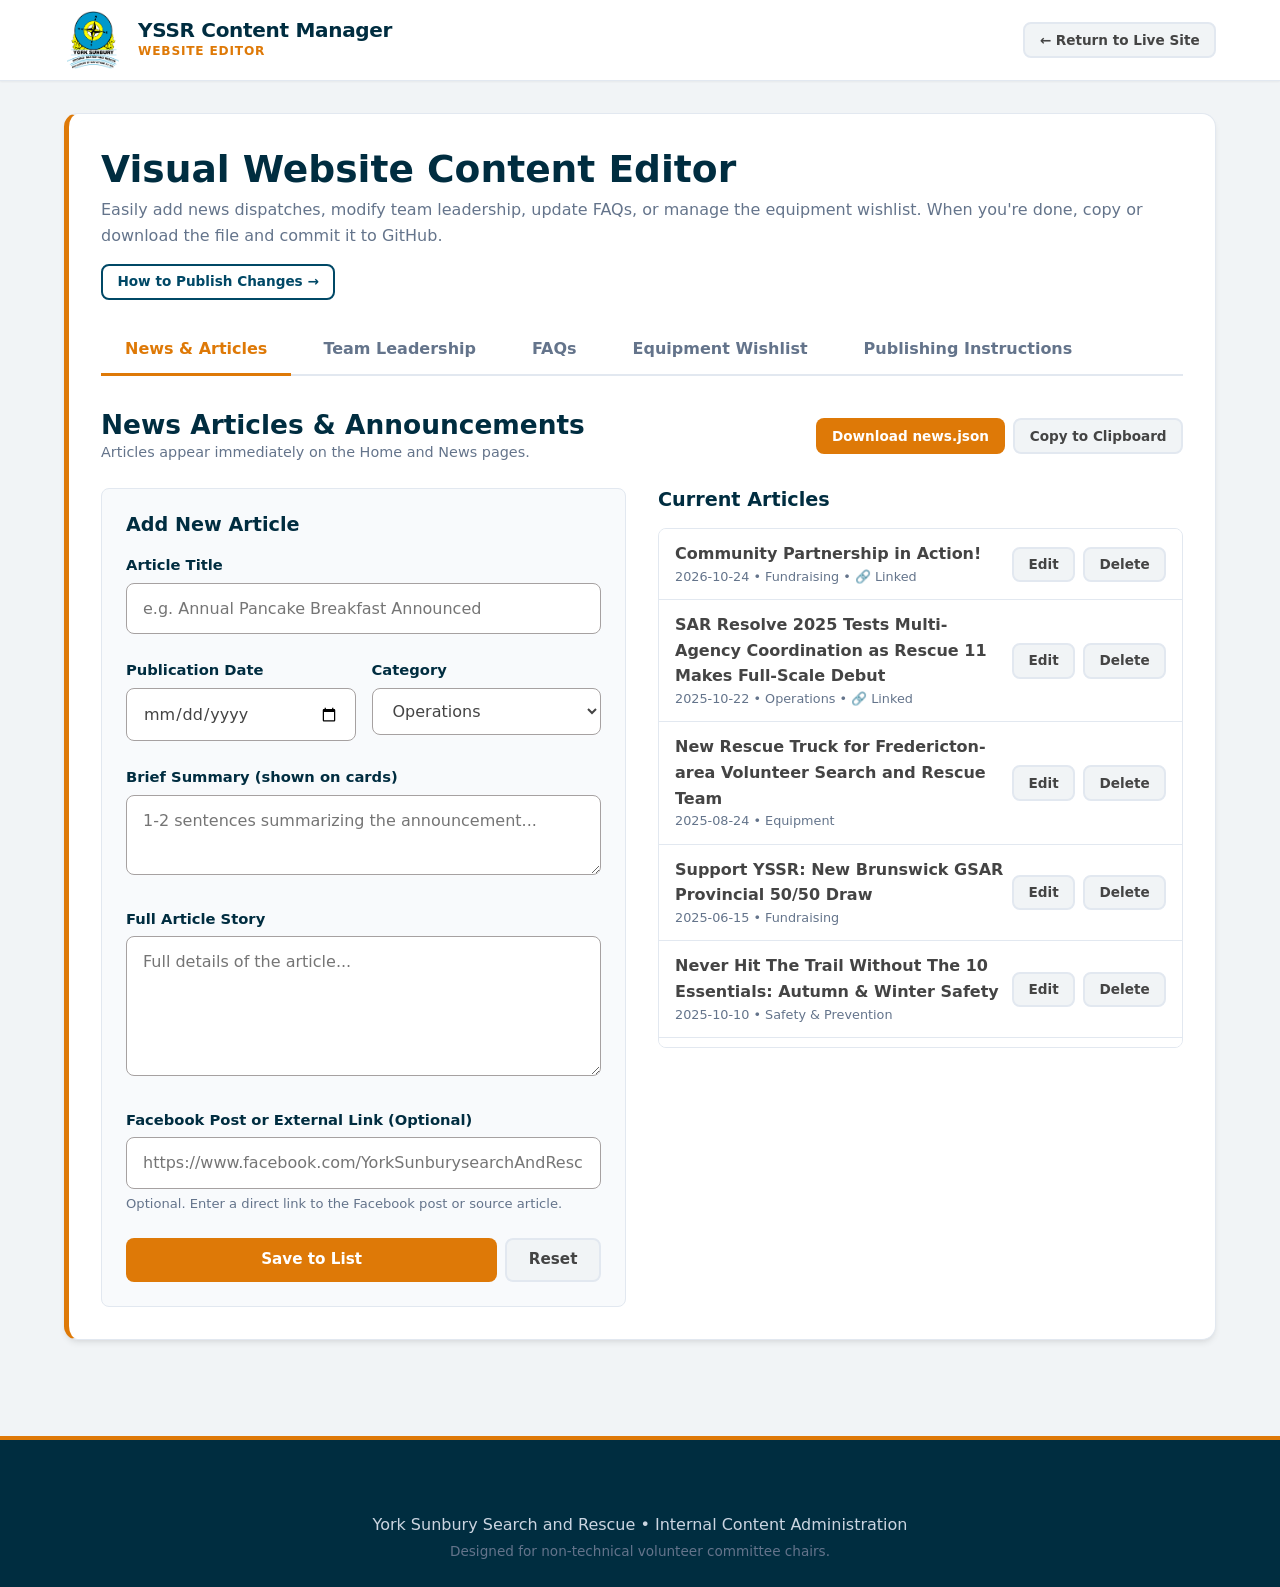
<file: admin.html>
<!DOCTYPE html>
<html lang="en">
<head>
  <meta charset="UTF-8">
  <meta name="viewport" content="width=device-width, initial-scale=1.0">
  <title>Website Content Manager | York Sunbury Search and Rescue</title>
  <meta name="description" content="Visual Content Manager for YSSR volunteers and committee chairs to update news, team lists, and FAQs without touching code.">
  <link rel="icon" type="image/svg+xml" href="assets/images/favicon.ico">
  <link rel="stylesheet" href="css/styles.css">
  <style>
    .code-box {
      background: #0f172a;
      color: #38bdf8;
      padding: 1rem;
      border-radius: var(--radius-md);
      font-family: monospace;
      font-size: 0.85rem;
      overflow-x: auto;
      max-height: 250px;
    }
  </style>
</head>
<body style="background-color: var(--color-bg-alt);">
  <a href="#main-content" class="skip-to-content">Skip to main content</a>

  <!-- Header -->
  <header class="site-header">
    <div class="container header-inner">
      <a href="index.html" class="brand-identity">
        <img src="assets/images/logo.png" alt="York Sunbury Search and Rescue Crest" class="brand-logo-img">
        <div class="brand-titles">
          <span class="brand-name">YSSR Content Manager</span>
          <span class="brand-sub">Website Editor</span>
        </div>
      </a>

      <div class="nav-actions">
        <a href="index.html" class="btn btn-secondary btn-sm">&larr; Return to Live Site</a>
      </div>
    </div>
  </header>

  <main id="main-content" style="padding: 2rem 0 4rem 0;">
    <div class="container">
      <!-- Status message toast -->
      <div id="adminStatusMessage" style="display:none; background-color: var(--color-forest-light); color: var(--color-forest); padding: 1rem 1.5rem; border-radius: var(--radius-md); margin-bottom: 1.5rem; font-weight: 700; border-left: 4px solid var(--color-forest);"></div>

      <!-- Overview Banner -->
      <div class="admin-card" style="border-left: 5px solid var(--color-sar-orange);">
        <div class="admin-header-actions">
          <div>
            <h2 style="margin-bottom: 0.25rem;">Visual Website Content Editor</h2>
            <p style="color: var(--color-text-muted); margin-bottom: 0;">
              Easily add news dispatches, modify team leadership, update FAQs, or manage the equipment wishlist. When you're done, copy or download the file and commit it to GitHub.
            </p>
          </div>
          <div>
            <a href="#how-to-publish" class="btn btn-outline-navy btn-sm">How to Publish Changes &rarr;</a>
          </div>
        </div>

        <!-- Tab Navigation -->
        <div class="tab-nav">
          <button type="button" class="active" data-tab="news">News &amp; Articles</button>
          <button type="button" data-tab="team">Team Leadership</button>
          <button type="button" data-tab="faq">FAQs</button>
          <button type="button" data-tab="wishlist">Equipment Wishlist</button>
          <button type="button" data-tab="guide">Publishing Instructions</button>
        </div>

        <!-- TAB 1: NEWS -->
        <div id="tab-news" class="admin-tab-pane">
          <div class="admin-header-actions">
            <div>
              <h3 style="margin-bottom: 0;">News Articles &amp; Announcements</h3>
              <p style="font-size: 0.9rem; color: var(--color-text-muted); margin-bottom: 0;">Articles appear immediately on the Home and News pages.</p>
            </div>
            <div style="display:flex; gap:0.5rem; flex-wrap:wrap;">
              <button type="button" class="btn btn-primary btn-sm" onclick="YSSRAdmin.exportData('news')">Download news.json</button>
              <button type="button" class="btn btn-secondary btn-sm" onclick="YSSRAdmin.copyToClipboard('news')">Copy to Clipboard</button>
            </div>
          </div>

          <div style="display: grid; grid-template-columns: 1fr 1fr; gap: 2rem; margin-top: 1.5rem;">
            <!-- Form -->
            <div style="background: var(--color-bg-light); border: 1px solid var(--color-border); border-radius: var(--radius-md); padding: 1.5rem;">
              <h4 id="newsFormHeading" style="margin-bottom: 1rem;">Add New Article</h4>
              <form id="newsEditForm">
                <div class="form-group">
                  <label for="newsTitle" class="form-label">Article Title</label>
                  <input type="text" id="newsTitle" class="form-control" required placeholder="e.g. Annual Pancake Breakfast Announced">
                </div>

                <div style="display: grid; grid-template-columns: 1fr 1fr; gap: 1rem;">
                  <div class="form-group">
                    <label for="newsDate" class="form-label">Publication Date</label>
                    <input type="date" id="newsDate" class="form-control" required>
                  </div>
                  <div class="form-group">
                    <label for="newsCategory" class="form-label">Category</label>
                    <select id="newsCategory" class="form-control" required>
                      <option value="Operations">Operations</option>
                      <option value="Equipment">Equipment</option>
                      <option value="Fundraising">Fundraising</option>
                      <option value="Safety & Prevention">Safety &amp; Prevention</option>
                      <option value="Community">Community</option>
                    </select>
                  </div>
                </div>

                <div class="form-group">
                  <label for="newsSummary" class="form-label">Brief Summary (shown on cards)</label>
                  <textarea id="newsSummary" class="form-control" style="min-height: 80px;" required placeholder="1-2 sentences summarizing the announcement..."></textarea>
                </div>

                <div class="form-group">
                  <label for="newsContent" class="form-label">Full Article Story</label>
                  <textarea id="newsContent" class="form-control" style="min-height: 140px;" required placeholder="Full details of the article..."></textarea>
                </div>

                <div class="form-group">
                  <label for="newsLink" class="form-label">Facebook Post or External Link (Optional)</label>
                  <input type="url" id="newsLink" class="form-control" placeholder="https://www.facebook.com/YorkSunburysearchAndRescue/posts/..." pattern="https?://.*">
                  <small style="color: var(--color-text-muted); font-size: 0.82rem; display:block; margin-top: 4px;">Optional. Enter a direct link to the Facebook post or source article.</small>
                </div>

                <div style="display:flex; gap:0.5rem;">
                  <button type="submit" class="btn btn-primary" style="flex-grow:1;">Save to List</button>
                  <button type="button" class="btn btn-secondary" onclick="YSSRAdmin.resetNewsForm()">Reset</button>
                </div>
              </form>
            </div>

            <!-- List -->
            <div>
              <h4 style="margin-bottom: 1rem;">Current Articles</h4>
              <div id="adminNewsList" style="border: 1px solid var(--color-border); border-radius: var(--radius-md); max-height: 520px; overflow-y: auto;">
                <!-- Filled dynamically by admin.js -->
              </div>
            </div>
          </div>
        </div>

        <!-- TAB 2: TEAM -->
        <div id="tab-team" class="admin-tab-pane" style="display:none;">
          <div class="admin-header-actions">
            <div>
              <h3 style="margin-bottom: 0;">Board &amp; Committee Roster</h3>
              <p style="font-size: 0.9rem; color: var(--color-text-muted); margin-bottom: 0;">Updates the leadership section on the Who We Are page.</p>
            </div>
            <div style="display:flex; gap:0.5rem; flex-wrap:wrap;">
              <button type="button" class="btn btn-primary btn-sm" onclick="YSSRAdmin.exportData('team')">Download team.json</button>
              <button type="button" class="btn btn-secondary btn-sm" onclick="YSSRAdmin.copyToClipboard('team')">Copy to Clipboard</button>
            </div>
          </div>

          <div style="display: grid; grid-template-columns: 1fr 1fr; gap: 2rem; margin-top: 1.5rem;">
            <!-- Form -->
            <div style="background: var(--color-bg-light); border: 1px solid var(--color-border); border-radius: var(--radius-md); padding: 1.5rem;">
              <h4 style="margin-bottom: 1rem;">Add Team Member</h4>
              <form id="teamEditForm">
                <div class="form-group">
                  <label for="teamName" class="form-label">Full Name</label>
                  <input type="text" id="teamName" class="form-control" required placeholder="e.g. Jane Smith">
                </div>

                <div class="form-group">
                  <label for="teamRole" class="form-label">Role / Title</label>
                  <input type="text" id="teamRole" class="form-control" required placeholder="e.g. Training Committee Chair">
                </div>

                <div class="form-group">
                  <label for="teamGroup" class="form-label">Classification</label>
                  <select id="teamGroup" class="form-control" required>
                    <option value="executive">Executive Board (President, VP, Secretary, Treasurer)</option>
                    <option value="committees">Operational &amp; Committee Leadership</option>
                  </select>
                </div>

                <div class="form-group">
                  <label for="teamBio" class="form-label">Brief Description of Responsibilities</label>
                  <textarea id="teamBio" class="form-control" style="min-height: 80px;" placeholder="Oversees..."></textarea>
                </div>

                <button type="submit" class="btn btn-primary" style="width: 100%;">Add Member</button>
              </form>
            </div>

            <!-- List -->
            <div>
              <h4 style="margin-bottom: 1rem;">Active Leadership</h4>
              <div id="adminTeamList" style="border: 1px solid var(--color-border); border-radius: var(--radius-md); max-height: 520px; overflow-y: auto;">
                <!-- Dynamic list -->
              </div>
            </div>
          </div>
        </div>

        <!-- TAB 3: FAQ -->
        <div id="tab-faq" class="admin-tab-pane" style="display:none;">
          <div class="admin-header-actions">
            <div>
              <h3 style="margin-bottom: 0;">Frequently Asked Questions</h3>
              <p style="font-size: 0.9rem; color: var(--color-text-muted); margin-bottom: 0;">Updates the FAQ accordions on the Join Our Team and Contact pages.</p>
            </div>
            <div style="display:flex; gap:0.5rem; flex-wrap:wrap;">
              <button type="button" class="btn btn-primary btn-sm" onclick="YSSRAdmin.exportData('faq')">Download faq.json</button>
              <button type="button" class="btn btn-secondary btn-sm" onclick="YSSRAdmin.copyToClipboard('faq')">Copy to Clipboard</button>
            </div>
          </div>

          <div style="display: grid; grid-template-columns: 1fr 1fr; gap: 2rem; margin-top: 1.5rem;">
            <!-- Form -->
            <div style="background: var(--color-bg-light); border: 1px solid var(--color-border); border-radius: var(--radius-md); padding: 1.5rem;">
              <h4 style="margin-bottom: 1rem;">Add FAQ</h4>
              <form id="faqEditForm">
                <div class="form-group">
                  <label for="faqQuestion" class="form-label">Question</label>
                  <input type="text" id="faqQuestion" class="form-control" required placeholder="e.g. Do members receive mileage reimbursement?">
                </div>

                <div class="form-group">
                  <label for="faqCategory" class="form-label">Category</label>
                  <select id="faqCategory" class="form-control" required>
                    <option value="recruitment">Recruitment</option>
                    <option value="membership">Membership</option>
                    <option value="operations">Operations</option>
                    <option value="donations">Donations</option>
                  </select>
                </div>

                <div class="form-group">
                  <label for="faqAnswer" class="form-label">Detailed Answer</label>
                  <textarea id="faqAnswer" class="form-control" style="min-height: 120px;" required placeholder="Write the answer here..."></textarea>
                </div>

                <button type="submit" class="btn btn-primary" style="width: 100%;">Add FAQ</button>
              </form>
            </div>

            <!-- List -->
            <div>
              <h4 style="margin-bottom: 1rem;">Current FAQs</h4>
              <div id="adminFaqList" style="border: 1px solid var(--color-border); border-radius: var(--radius-md); max-height: 520px; overflow-y: auto;">
                <!-- Dynamic list -->
              </div>
            </div>
          </div>
        </div>

        <!-- TAB 4: WISHLIST -->
        <div id="tab-wishlist" class="admin-tab-pane" style="display:none;">
          <div class="admin-header-actions">
            <div>
              <h3 style="margin-bottom: 0;">Equipment Wishlist Items</h3>
              <p style="font-size: 0.9rem; color: var(--color-text-muted); margin-bottom: 0;">Updates the equipment wishlist on the Donate &amp; Support page.</p>
            </div>
            <div style="display:flex; gap:0.5rem; flex-wrap:wrap;">
              <button type="button" class="btn btn-primary btn-sm" onclick="YSSRAdmin.exportData('wishlist')">Download wishlist.json</button>
              <button type="button" class="btn btn-secondary btn-sm" onclick="YSSRAdmin.copyToClipboard('wishlist')">Copy to Clipboard</button>
            </div>
          </div>

          <div style="display: grid; grid-template-columns: 1fr 1fr; gap: 2rem; margin-top: 1.5rem;">
            <!-- Form -->
            <div style="background: var(--color-bg-light); border: 1px solid var(--color-border); border-radius: var(--radius-md); padding: 1.5rem;">
              <h4 id="wishlistFormHeading" style="margin-bottom: 1rem;">Add Wishlist Item</h4>
              <form id="wishlistEditForm">
                <div class="form-group">
                  <label for="wishlistTitle" class="form-label">Item Name</label>
                  <input type="text" id="wishlistTitle" class="form-control" required placeholder="e.g. VHF Radios & GPS Units">
                </div>

                <div class="form-group">
                  <label for="wishlistCost" class="form-label">Approximate Cost / Sponsoring Amount</label>
                  <input type="text" id="wishlistCost" class="form-control" required placeholder="e.g. Approx. $450 – $800 each">
                </div>

                <div class="form-group">
                  <label for="wishlistDescription" class="form-label">Description &amp; Operational Need</label>
                  <textarea id="wishlistDescription" class="form-control" style="min-height: 100px;" required placeholder="Explain why this equipment is needed for search operations..."></textarea>
                </div>

                <div style="display:flex; gap:0.5rem;">
                  <button type="submit" class="btn btn-primary" style="flex-grow:1;">Save to Wishlist</button>
                  <button type="button" class="btn btn-secondary" onclick="YSSRAdmin.resetWishlistForm()">Reset</button>
                </div>
              </form>
            </div>

            <!-- List -->
            <div>
              <h4 style="margin-bottom: 1rem;">Current Wishlist Items</h4>
              <div id="adminWishlistList" style="border: 1px solid var(--color-border); border-radius: var(--radius-md); max-height: 520px; overflow-y: auto;">
                <!-- Dynamic list -->
              </div>
            </div>
          </div>
        </div>

        <!-- TAB 5: PUBLISHING GUIDE -->
        <div id="tab-guide" class="admin-tab-pane" style="display:none;" id="how-to-publish">
          <h3>How to Publish Changes (1-Minute Guide for Non-Technical Members)</h3>
          <p class="lead">
            Because this website is static and hosted on GitHub Pages, publishing an update is as easy as editing a text document on GitHub.com without installing any software!
          </p>

          <div class="spotlight-grid" style="margin-top: 1.5rem;">
            <div>
              <h4>Method A: Directly on GitHub.com (Recommended for Fast Edits)</h4>
              <ol style="padding-left: 1.25rem; font-size: 0.95rem;">
                <li style="margin-bottom: 0.75rem;">
                  Use this tool to make your edits and click <strong>"Copy to Clipboard"</strong> above.
                </li>
                <li style="margin-bottom: 0.75rem;">
                  Navigate to your GitHub repository in your web browser (e.g. <code>github.com/yorksunburysar/website</code>).
                </li>
                <li style="margin-bottom: 0.75rem;">
                  Click on the <code>data/</code> folder, then select the file (<code>news.json</code>, <code>team.json</code>, <code>faq.json</code>, or <code>wishlist.json</code>).
                </li>
                <li style="margin-bottom: 0.75rem;">
                  Click the <strong>Pencil icon (Edit this file)</strong> in the top right.
                </li>
                <li style="margin-bottom: 0.75rem;">
                  Select all and Paste your copied content.
                </li>
                <li>
                  Click the green <strong>"Commit changes"</strong> button. Your website updates automatically in about 30 seconds!
                </li>
              </ol>
            </div>

            <div>
              <h4>Method B: Drag &amp; Drop Downloaded File</h4>
              <ol style="padding-left: 1.25rem; font-size: 0.95rem;">
                <li style="margin-bottom: 0.75rem;">
                  Click <strong>"Download [file].json"</strong> above to save the file to your Downloads folder.
                </li>
                <li style="margin-bottom: 0.75rem;">
                  Open the repository on GitHub in the <code>data/</code> folder.
                </li>
                <li style="margin-bottom: 0.75rem;">
                  Click <strong>Add file &rarr; Upload files</strong> and drag the downloaded file in.
                </li>
                <li>
                  Click <strong>Commit changes</strong>.
                </li>
              </ol>
            </div>
          </div>
        </div>
      </div>
    </div>
  </main>

  <!-- Site Footer -->
  <footer class="site-footer">
    <div class="container text-center" style="text-align: center;">
      <p style="margin-bottom: 0.25rem;">York Sunbury Search and Rescue &bull; Internal Content Administration</p>
      <p style="font-size: 0.85rem; color: #64748b; margin-bottom: 0;">Designed for non-technical volunteer committee chairs.</p>
    </div>
  </footer>

  <script src="js/data-loader.js"></script>
  <script src="js/admin.js"></script>
</body>
</html>
</file>
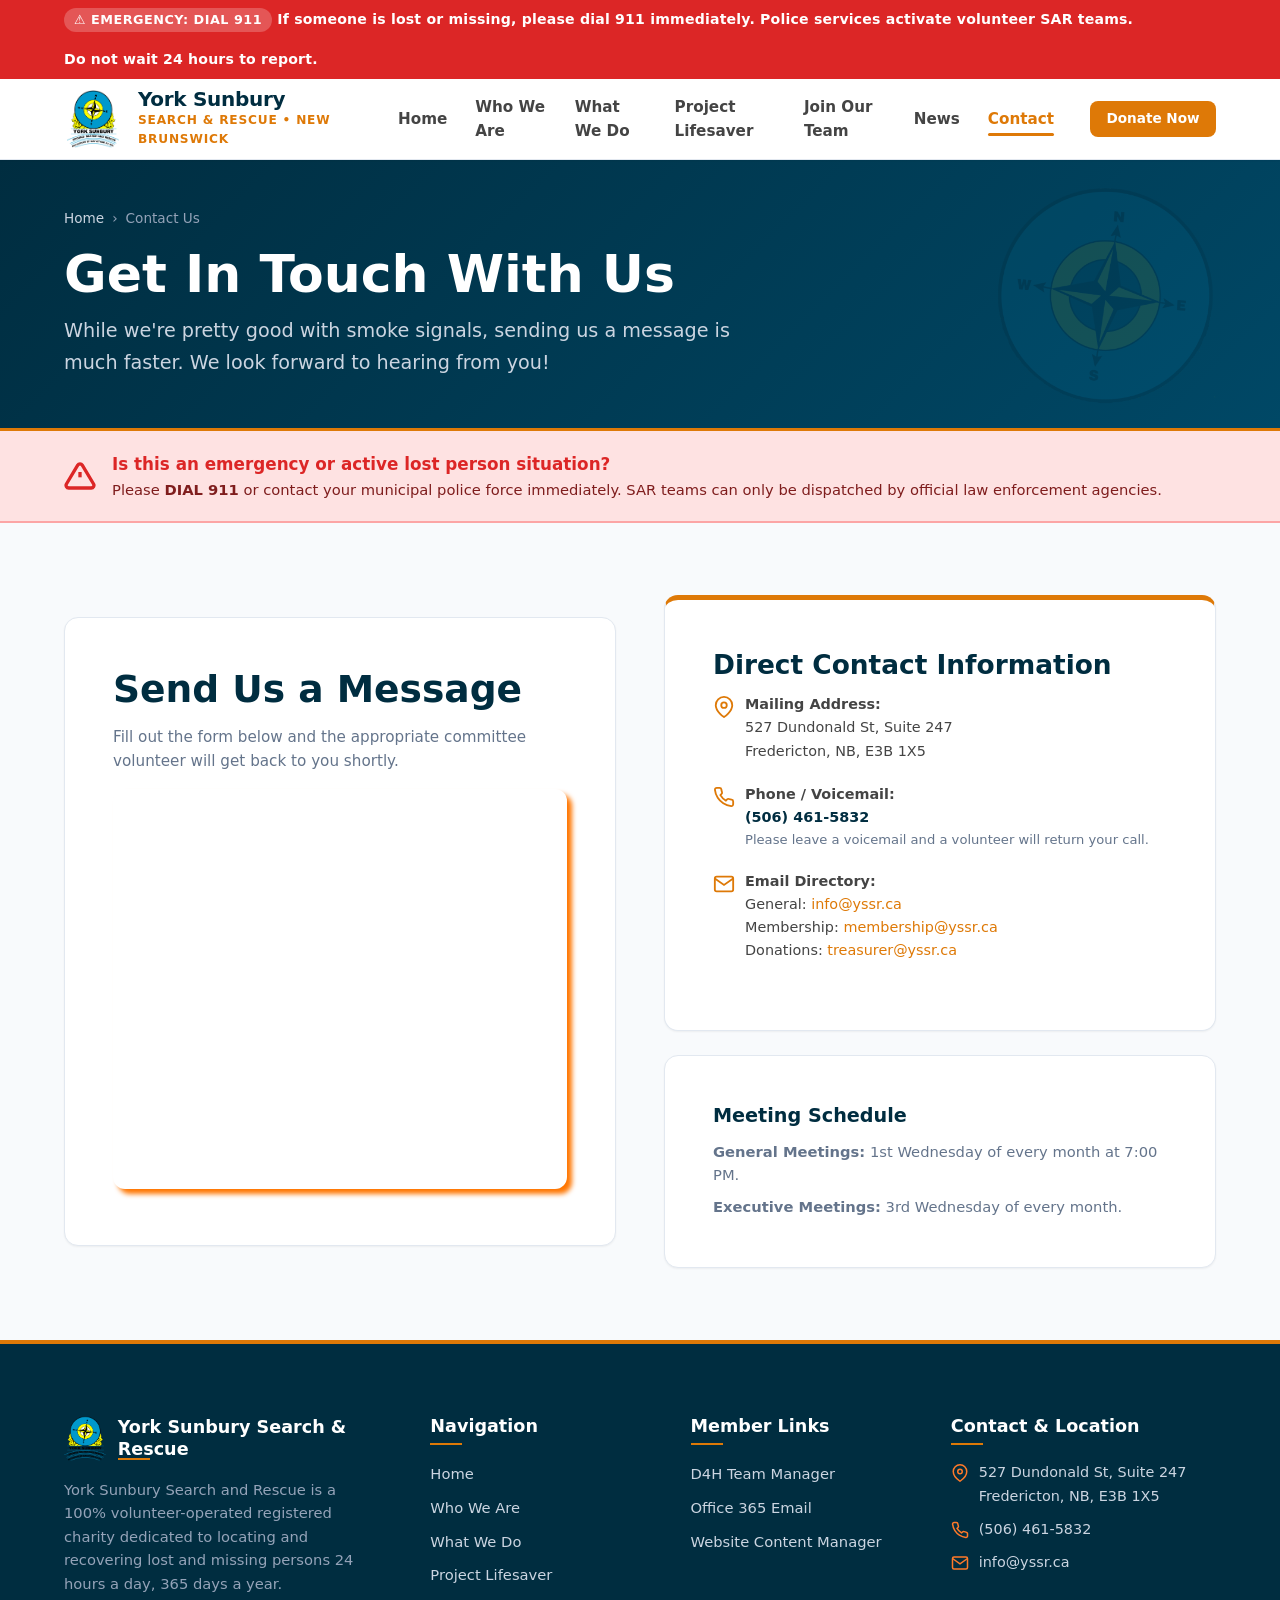
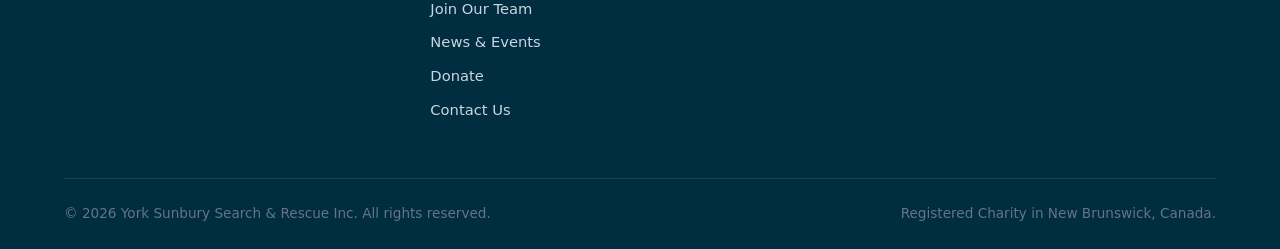
<file: contact.html>
<!DOCTYPE html>
<html lang="en">
<head>
  <meta charset="UTF-8">
  <meta name="viewport" content="width=device-width, initial-scale=1.0">
  <title>Contact Us | York Sunbury Search and Rescue (YSSR)</title>
  <meta name="description" content="Contact York Sunbury Search and Rescue for membership, community presentations, Project Lifesaver inquiries, or general non-emergency questions.">
  <link rel="icon" type="image/svg+xml" href="assets/images/favicon.ico">
  <link rel="stylesheet" href="css/styles.css">
</head>
<body>
  <a href="#main-content" class="skip-to-content">Skip to main content</a>

  <!-- Emergency 911 Bar -->
  <aside class="emergency-banner" aria-label="Emergency Notice" id="emergency-info">
    <div class="container">
      <div>
        <span class="emergency-pill">&#9888; EMERGENCY: DIAL 911</span>
        <span>If someone is lost or missing, please dial 911 immediately. Police services activate volunteer SAR teams.</span>
      </div>
      <div>
        <strong>Do not wait 24 hours to report.</strong>
      </div>
    </div>
  </aside>

  <!-- Main Header & Navigation -->
  <header class="site-header">
    <div class="container header-inner">
      <a href="index.html" class="brand-identity">
        <img src="assets/images/logo.png" alt="York Sunbury Search and Rescue Crest" class="brand-logo-img">
        <div class="brand-titles">
          <span class="brand-name">York Sunbury</span>
          <span class="brand-sub">Search &amp; Rescue • New Brunswick</span>
        </div>
      </a>

      <nav class="main-nav" aria-label="Primary Navigation">
        <button type="button" class="mobile-nav-toggle" id="mobileNavToggle" aria-expanded="false" aria-label="Toggle navigation menu">
          <svg viewBox="0 0 24 24" fill="none" stroke="currentColor" stroke-width="2.5" stroke-linecap="round"><line x1="3" y1="12" x2="21" y2="12"/><line x1="3" y1="6" x2="21" y2="6"/><line x1="3" y1="18" x2="21" y2="18"/></svg>
        </button>

        <ul class="nav-links" id="mainNavLinks">
          <li><a href="index.html">Home</a></li>
          <li><a href="about.html">Who We Are</a></li>
          <li><a href="services.html">What We Do</a></li>
          <li><a href="project-lifesaver.html">Project Lifesaver</a></li>
          <li><a href="join.html">Join Our Team</a></li>
          <li><a href="news.html">News</a></li>
          <li><a href="contact.html" class="active">Contact</a></li>
        </ul>
      </nav>

      <div class="nav-actions">
        <a href="donate.html" class="btn btn-primary btn-sm">Donate Now</a>
      </div>
    </div>
  </header>

  <main id="main-content">
    <section class="page-hero">
      <div class="container">
        <nav class="breadcrumb" aria-label="Breadcrumb">
          <a href="index.html">Home</a> &rsaquo; <span>Contact Us</span>
        </nav>
        <h1>Get In Touch With Us</h1>
        <p class="lead">
          While we're pretty good with smoke signals, sending us a message is much faster. We look forward to hearing from you!
        </p>
      </div>
    </section>

    <!-- Emergency Reminder Banner -->
    <section style="background-color: var(--color-danger-bg); border-bottom: 2px solid #fca5a5; padding: 1.25rem 0;">
      <div class="container" style="display:flex; align-items:center; gap: 1rem;">
        <svg viewBox="0 0 24 24" fill="none" stroke="currentColor" stroke-width="2.5" style="width: 32px; height: 32px; color: var(--color-danger-red); flex-shrink: 0;"><path d="M10.29 3.86L1.82 18a2 2 0 0 0 1.71 3h16.94a2 2 0 0 0 1.71-3L13.71 3.86a2 2 0 0 0-3.42 0z"/><line x1="12" y1="9" x2="12" y2="13"/><line x1="12" y1="17" x2="12.01" y2="17"/></svg>
        <div>
          <strong style="color: var(--color-danger-red); font-size: 1.05rem;">Is this an emergency or active lost person situation?</strong>
          <p style="font-size: 0.92rem; color: #7f1d1d; margin-bottom: 0;">
            Please <strong>DIAL 911</strong> or contact your municipal police force immediately. SAR teams can only be dispatched by official law enforcement agencies.
          </p>
        </div>
      </div>
    </section>

    <!-- Contact Form & Info Grid -->
    <section class="section">
      <div class="container">
        <div class="spotlight-grid">
          <!-- Interactive Form -->
          <div>
            <div class="content-card" style="margin-bottom: 0;">
              <h2>Send Us a Message</h2>
              <p style="color: var(--color-text-muted); font-size: 0.95rem;">
                Fill out the form below and the appropriate committee volunteer will get back to you shortly.
              </p>
              <iframe width="640px" height="480px" src="https://forms.cloud.microsoft/r/xj4gU7PDSy?embed=true" frameborder="1" marginwidth="0" marginheight="0" style="border: none; max-width:100%; max-height:100vh" allowfullscreen webkitallowfullscreen mozallowfullscreen msallowfullscreen></iframe>
              <!-- <form id="contactForm" novalidate>
                <div class="form-group">
                  <label for="contactName" class="form-label">Your Name <span style="color: var(--color-danger-red);">*</span></label>
                  <input type="text" id="contactName" class="form-control" required placeholder="Jane Doe">
                </div>

                <div class="form-group">
                  <label for="contactEmail" class="form-label">Your Email Address <span style="color: var(--color-danger-red);">*</span></label>
                  <input type="email" id="contactEmail" class="form-control" required placeholder="jane@example.com">
                </div>

                <div class="form-group">
                  <label for="contactSubject" class="form-label">Subject / Topic <span style="color: var(--color-danger-red);">*</span></label>
                  <select id="contactSubject" class="form-control" required>
                    <option value="General Inquiry">General Inquiry</option>
                    <option value="Membership & Volunteering">Membership &amp; Volunteering</option>
                    <option value="Project Lifesaver">Project Lifesaver</option>
                    <option value="AdventureSmart / School Presentation">AdventureSmart / School Presentation</option>
                    <option value="Donation / Sponsorship">Donation / Corporate Sponsorship</option>
                    <option value="Media & Press">Media &amp; Press</option>
                  </select>
                </div>

                <div class="form-group">
                  <label for="contactMessage" class="form-label">Your Message <span style="color: var(--color-danger-red);">*</span></label>
                  <textarea id="contactMessage" class="form-control" required placeholder="How can we help you?"></textarea>
                </div>

                <button type="submit" class="btn btn-primary btn-lg" style="width: 100%;">
                  Send Message
                </button>

                <div id="formFeedback"></div>
              </form> -->
            </div>
          </div>

          <!-- Contact Information & Coordinates -->
          <div>
            <div class="content-card" style="border-top: 5px solid var(--color-sar-orange); margin-bottom: 1.5rem;">
              <h3>Direct Contact Information</h3>
              
              <div class="footer-contact-item" style="color: var(--color-text-main); margin-bottom: 1.25rem;">
                <svg viewBox="0 0 24 24" fill="none" stroke="currentColor" stroke-width="2" style="width: 22px; height: 22px; color: var(--color-sar-orange);"><path d="M21 10c0 7-9 13-9 13s-9-6-9-13a9 9 0 0 1 18 0z"/><circle cx="12" cy="10" r="3"/></svg>
                <div>
                  <strong>Mailing Address:</strong>
                  <div>527 Dundonald St, Suite 247</div>
                  <div>Fredericton, NB, E3B 1X5</div>
                </div>
              </div>

              <div class="footer-contact-item" style="color: var(--color-text-main); margin-bottom: 1.25rem;">
                <svg viewBox="0 0 24 24" fill="none" stroke="currentColor" stroke-width="2" style="width: 22px; height: 22px; color: var(--color-sar-orange);"><path d="M22 16.92v3a2 2 0 0 1-2.18 2 19.79 19.79 0 0 1-8.63-3.07 19.5 19.5 0 0 1-6-6 19.79 19.79 0 0 1-3.07-8.67A2 2 0 0 1 4.11 2h3a2 2 0 0 1 2 1.72 12.84 12.84 0 0 0 .7 2.81 2 2 0 0 1-.45 2.11L8.09 9.91a16 16 0 0 0 6 6l1.27-1.27a2 2 0 0 1 2.11-.45 12.84 12.84 0 0 0 2.81.7A2 2 0 0 1 22 16.92z"/></svg>
                <div>
                  <strong>Phone / Voicemail:</strong>
                  <div><a href="tel:5064615832" style="color: var(--color-navy-dark); font-weight: 700;">(506) 461-5832</a></div>
                  <div style="font-size: 0.82rem; color: var(--color-text-muted);">Please leave a voicemail and a volunteer will return your call.</div>
                </div>
              </div>

              <div class="footer-contact-item" style="color: var(--color-text-main); margin-bottom: 1.25rem;">
                <svg viewBox="0 0 24 24" fill="none" stroke="currentColor" stroke-width="2" style="width: 22px; height: 22px; color: var(--color-sar-orange);"><path d="M4 4h16c1.1 0 2 .9 2 2v12c0 1.1-.9 2-2 2H4c-1.1 0-2-.9-2-2V6c0-1.1.9-2 2-2z"/><polyline points="22,6 12,13 2,6"/></svg>
                <div>
                  <strong>Email Directory:</strong>
                  <div>General: <a href="mailto:info@yssr.ca">info@yssr.ca</a></div>
                  <div>Membership: <a href="mailto:membership@yssr.ca">membership@yssr.ca</a></div>
                  <div>Donations: <a href="mailto:treasurer@yssr.ca">treasurer@yssr.ca</a></div>
                </div>
              </div>
            </div>

            <!-- Team Meetings Box -->
            <div class="content-card" style="margin-bottom: 0;">
              <h4>Meeting Schedule</h4>
              <p style="font-size:0.92rem; color:var(--color-text-muted); margin-bottom:0.5rem;">
                <strong>General Meetings:</strong> 1st Wednesday of every month at 7:00 PM.
              </p>
              <p style="font-size:0.92rem; color:var(--color-text-muted); margin-bottom:0;">
                <strong>Executive Meetings:</strong> 3rd Wednesday of every month.
              </p>
            </div>
          </div>
        </div>
      </div>
    </section>
  </main>

  <!-- Site Footer -->
  <footer class="site-footer">
    <div class="container">
      <div class="footer-grid">
        <div class="footer-col">
          <div style="display:flex; align-items:center; gap: 12px; margin-bottom: 1rem;">
            <img src="assets/images/logo.png" alt="YSSR" style="width: 46px; height: 46px; object-fit: contain;">
            <h4 style="margin: 0; padding: 0;">York Sunbury Search & Rescue</h4>
          </div>
          <p class="footer-brand-bio">
            York Sunbury Search and Rescue is a 100% volunteer-operated registered charity dedicated to locating and recovering lost and missing persons 24 hours a day, 365 days a year.
          </p>
        </div>

        <div class="footer-col">
          <h4>Navigation</h4>
          <ul>
            <li><a href="index.html">Home</a></li>
            <li><a href="about.html">Who We Are</a></li>
            <li><a href="services.html">What We Do</a></li>
            <li><a href="project-lifesaver.html">Project Lifesaver</a></li>
            <li><a href="join.html">Join Our Team</a></li>
            <li><a href="news.html">News &amp; Events</a></li>
            <li><a href="donate.html">Donate</a></li>
            <li><a href="contact.html">Contact Us</a></li>
          </ul>
        </div>

        <div class="footer-col">
          <h4>Member Links</h4>
          <ul>
            <li><a href="https://yorksunbury.team-manager.ca.d4h.com/dashboard" target="_blank" rel="noopener">D4H Team Manager</a></li>
            <li><a href="https://outlook.office.com/" target="_blank" rel="noopener">Office 365 Email</a></li>
            <li><a href="admin.html">Website Content Manager</a></li>
          </ul>
        </div>

        <div class="footer-col">
          <h4>Contact &amp; Location</h4>
          <div class="footer-contact-item">
            <svg viewBox="0 0 24 24" fill="none" stroke="currentColor" stroke-width="2"><path d="M21 10c0 7-9 13-9 13s-9-6-9-13a9 9 0 0 1 18 0z"/><circle cx="12" cy="10" r="3"/></svg>
            <span>527 Dundonald St, Suite 247<br>Fredericton, NB, E3B 1X5</span>
          </div>
          <div class="footer-contact-item">
            <svg viewBox="0 0 24 24" fill="none" stroke="currentColor" stroke-width="2"><path d="M22 16.92v3a2 2 0 0 1-2.18 2 19.79 19.79 0 0 1-8.63-3.07 19.5 19.5 0 0 1-6-6 19.79 19.79 0 0 1-3.07-8.67A2 2 0 0 1 4.11 2h3a2 2 0 0 1 2 1.72 12.84 12.84 0 0 0 .7 2.81 2 2 0 0 1-.45 2.11L8.09 9.91a16 16 0 0 0 6 6l1.27-1.27a2 2 0 0 1 2.11-.45 12.84 12.84 0 0 0 2.81.7A2 2 0 0 1 22 16.92z"/></svg>
            <span>(506) 461-5832</span>
          </div>
          <div class="footer-contact-item">
            <svg viewBox="0 0 24 24" fill="none" stroke="currentColor" stroke-width="2"><path d="M4 4h16c1.1 0 2 .9 2 2v12c0 1.1-.9 2-2 2H4c-1.1 0-2-.9-2-2V6c0-1.1.9-2 2-2z"/><polyline points="22,6 12,13 2,6"/></svg>
            <span>info@yssr.ca</span>
          </div>
        </div>
      </div>

      <div class="footer-bottom">
        <div>&copy; 2026 York Sunbury Search &amp; Rescue Inc. All rights reserved.</div>
        <div>Registered Charity in New Brunswick, Canada.</div>
      </div>
    </div>
  </footer>

  <script src="js/data-loader.js"></script>
  <script src="js/main.js"></script>
</body>
</html>
</file>
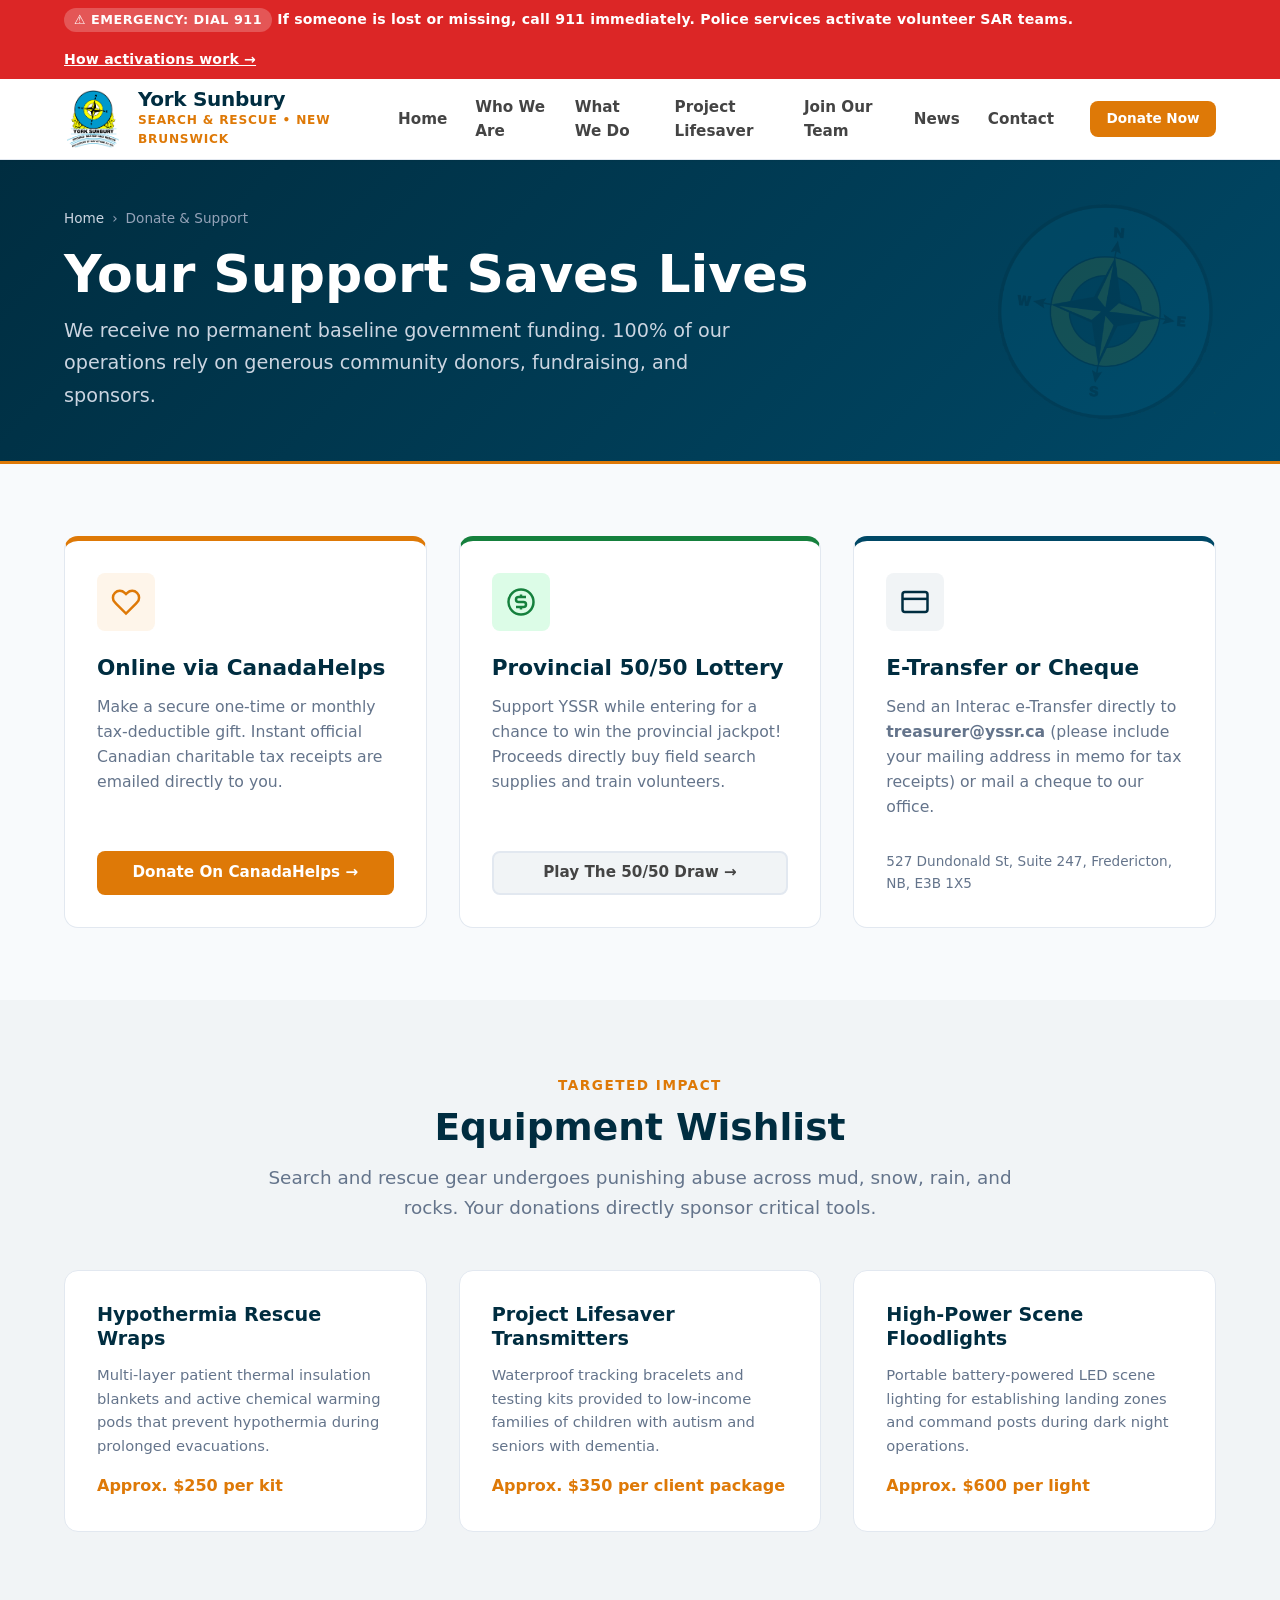
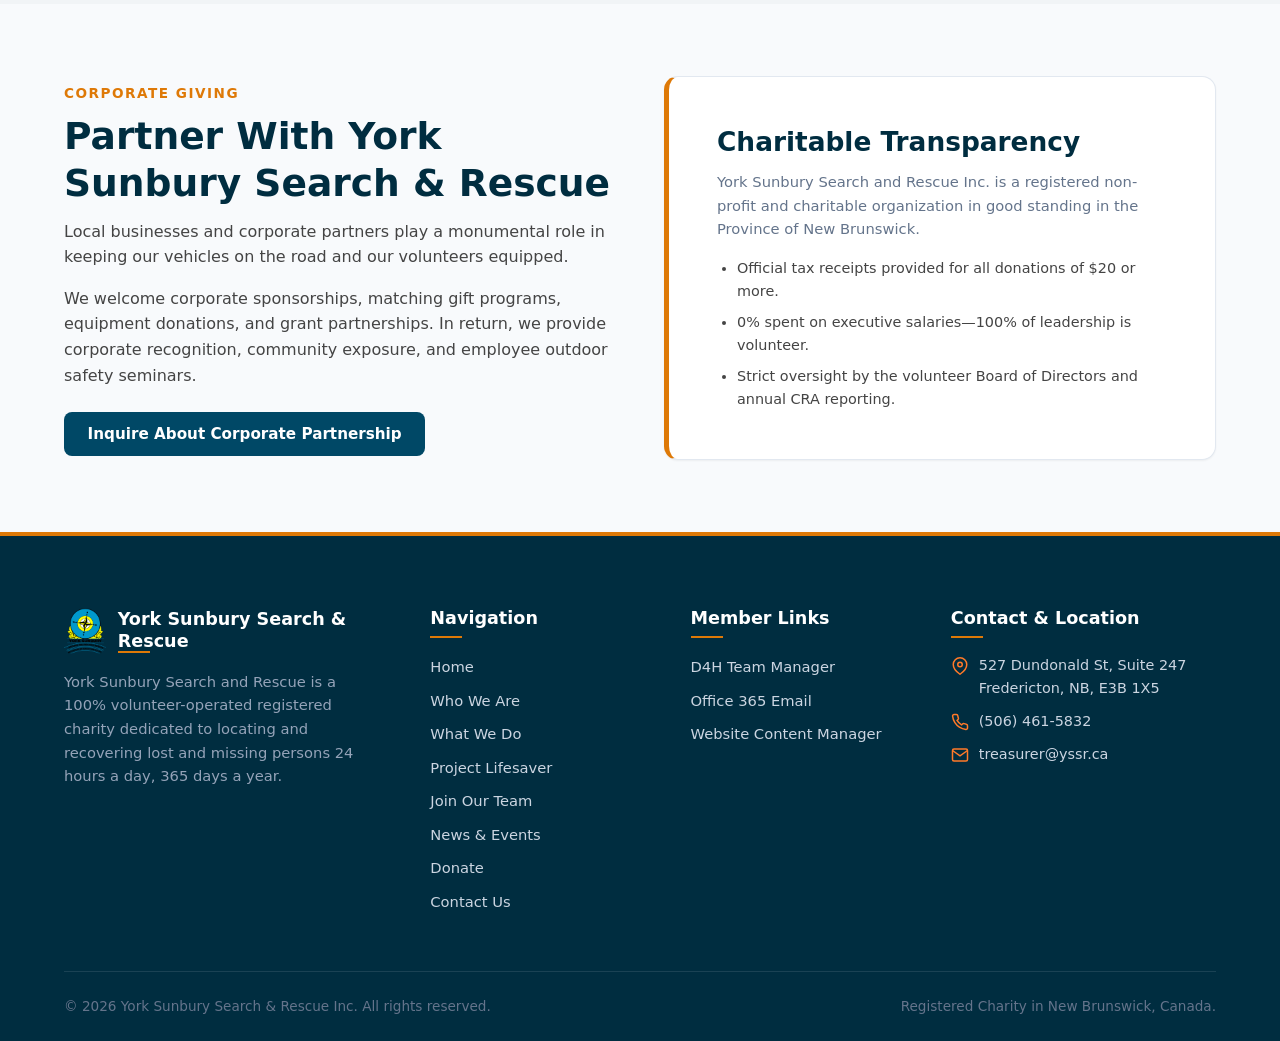
<file: donate.html>
<!DOCTYPE html>
<html lang="en">
<head>
  <meta charset="UTF-8">
  <meta name="viewport" content="width=device-width, initial-scale=1.0">
  <title>Donate &amp; Support | York Sunbury Search and Rescue (YSSR)</title>
  <meta name="description" content="Support York Sunbury Search and Rescue with a tax-deductible donation via CanadaHelps, participate in our 50/50 lottery, or view our equipment wishlist.">
  <link rel="icon" type="image/svg+xml" href="assets/images/favicon.ico">
  <link rel="stylesheet" href="css/styles.css">
</head>
<body>
  <a href="#main-content" class="skip-to-content">Skip to main content</a>

  <!-- Emergency 911 Bar -->
  <aside class="emergency-banner" aria-label="Emergency Notice">
    <div class="container">
      <div>
        <span class="emergency-pill">&#9888; EMERGENCY: DIAL 911</span>
        <span>If someone is lost or missing, call 911 immediately. Police services activate volunteer SAR teams.</span>
      </div>
      <div>
        <a href="contact.html#emergency-info">How activations work &rarr;</a>
      </div>
    </div>
  </aside>

  <!-- Main Header & Navigation -->
  <header class="site-header">
    <div class="container header-inner">
      <a href="index.html" class="brand-identity">
        <img src="assets/images/logo.png" alt="York Sunbury Search and Rescue Crest" class="brand-logo-img">
        <div class="brand-titles">
          <span class="brand-name">York Sunbury</span>
          <span class="brand-sub">Search &amp; Rescue • New Brunswick</span>
        </div>
      </a>

      <nav class="main-nav" aria-label="Primary Navigation">
        <button type="button" class="mobile-nav-toggle" id="mobileNavToggle" aria-expanded="false" aria-label="Toggle navigation menu">
          <svg viewBox="0 0 24 24" fill="none" stroke="currentColor" stroke-width="2.5" stroke-linecap="round"><line x1="3" y1="12" x2="21" y2="12"/><line x1="3" y1="6" x2="21" y2="6"/><line x1="3" y1="18" x2="21" y2="18"/></svg>
        </button>

        <ul class="nav-links" id="mainNavLinks">
          <li><a href="index.html">Home</a></li>
          <li><a href="about.html">Who We Are</a></li>
          <li><a href="services.html">What We Do</a></li>
          <li><a href="project-lifesaver.html">Project Lifesaver</a></li>
          <li><a href="join.html">Join Our Team</a></li>
          <li><a href="news.html">News</a></li>
          <li><a href="contact.html">Contact</a></li>
        </ul>
      </nav>

      <div class="nav-actions">
        <a href="donate.html" class="btn btn-primary btn-sm active">Donate Now</a>
      </div>
    </div>
  </header>

  <main id="main-content">
    <section class="page-hero">
      <div class="container">
        <nav class="breadcrumb" aria-label="Breadcrumb">
          <a href="index.html">Home</a> &rsaquo; <span>Donate &amp; Support</span>
        </nav>
        <h1>Your Support Saves Lives</h1>
        <p class="lead">
          We receive no permanent baseline government funding. 100% of our operations rely on generous community donors, fundraising, and sponsors.
        </p>
      </div>
    </section>

    <!-- Donation Methods Grid -->
    <section class="section">
      <div class="container">
        <div class="pillars-grid" style="grid-template-columns: repeat(auto-fit, minmax(300px, 1fr));">
          <!-- CanadaHelps Card -->
          <div class="pillar-card" style="border-top: 5px solid var(--color-sar-orange);">
            <div class="pillar-icon-box">
              <svg viewBox="0 0 24 24" fill="none" stroke="currentColor" stroke-width="2"><path d="M20.84 4.61a5.5 5.5 0 0 0-7.78 0L12 5.67l-1.06-1.06a5.5 5.5 0 0 0-7.78 7.78l1.06 1.06L12 21.23l7.78-7.78 1.06-1.06a5.5 5.5 0 0 0 0-7.78z"/></svg>
            </div>
            <h3>Online via CanadaHelps</h3>
            <p>Make a secure one-time or monthly tax-deductible gift. Instant official Canadian charitable tax receipts are emailed directly to you.</p>
            <div style="margin-top: 1.5rem;">
              <a href="https://www.canadahelps.org/en/dn/26658" target="_blank" rel="noopener" class="btn btn-primary" style="width: 100%;">
                Donate On CanadaHelps &rarr;
              </a>
            </div>
          </div>

          <!-- 50/50 Lottery Card -->
          <div class="pillar-card" style="border-top: 5px solid var(--color-forest);">
            <div class="pillar-icon-box" style="background-color: var(--color-forest-light); color: var(--color-forest);">
              <svg viewBox="0 0 24 24" fill="none" stroke="currentColor" stroke-width="2"><circle cx="12" cy="12" r="10"/><path d="M16 8h-6a2 2 0 1 0 0 4h4a2 2 0 1 1 0 4H8"/><path d="M12 6v2m0 8v2"/></svg>
            </div>
            <h3>Provincial 50/50 Lottery</h3>
            <p>Support YSSR while entering for a chance to win the provincial jackpot! Proceeds directly buy field search supplies and train volunteers.</p>
            <div style="margin-top: 1.5rem;">
              <a href="https://yssr.ca/50-50/" target="_blank" rel="noopener" class="btn btn-secondary" style="width: 100%;">
                Play The 50/50 Draw &rarr;
              </a>
            </div>
          </div>

          <!-- E-Transfer & Cheque Card -->
          <div class="pillar-card" style="border-top: 5px solid var(--color-navy-medium);">
            <div class="pillar-icon-box" style="background-color: var(--color-bg-alt); color: var(--color-navy-dark);">
              <svg viewBox="0 0 24 24" fill="none" stroke="currentColor" stroke-width="2"><rect x="2" y="4" width="20" height="16" rx="2"/><path d="M7 15h0M2 9.5h20"/></svg>
            </div>
            <h3>E-Transfer or Cheque</h3>
            <p>Send an Interac e-Transfer directly to <strong>treasurer@yssr.ca</strong> (please include your mailing address in memo for tax receipts) or mail a cheque to our office.</p>
            <div style="font-size:0.85rem; color:var(--color-text-muted); margin-top:1rem;">
              527 Dundonald St, Suite 247, Fredericton, NB, E3B 1X5
            </div>
          </div>
        </div>
      </div>
    </section>

    <!-- Equipment Wishlist Section -->
    <section class="section section-alt" id="wishlist">
      <div class="container">
        <div class="section-header">
          <span class="section-tag">Targeted Impact</span>
          <h2>Equipment Wishlist</h2>
          <p class="section-desc">Search and rescue gear undergoes punishing abuse across mud, snow, rain, and rocks. Your donations directly sponsor critical tools.</p>
        </div>

        <div class="pillars-grid" data-wishlist-container>
          <!-- Dynamic content loaded by js/data-loader.js with fallback -->
        </div>
      </div>
    </section>

    <!-- Corporate Sponsors & Partnerships -->
    <section class="section">
      <div class="container">
        <div class="spotlight-grid">
          <div>
            <span class="section-tag">Corporate Giving</span>
            <h2>Partner With York Sunbury Search & Rescue</h2>
            <p>
              Local businesses and corporate partners play a monumental role in keeping our vehicles on the road and our volunteers equipped.
            </p>
            <p>
              We welcome corporate sponsorships, matching gift programs, equipment donations, and grant partnerships. In return, we provide corporate recognition, community exposure, and employee outdoor safety seminars.
            </p>
            <div style="margin-top: 1.5rem;">
              <a href="contact.html?subject=Corporate+Sponsorship" class="btn btn-navy">Inquire About Corporate Partnership</a>
            </div>
          </div>

          <div>
            <div class="content-card" style="border-left: 5px solid var(--color-sar-orange); margin-bottom: 0;">
              <h3>Charitable Transparency</h3>
              <p style="font-size:0.92rem; color:var(--color-text-muted);">
                York Sunbury Search and Rescue Inc. is a registered non-profit and charitable organization in good standing in the Province of New Brunswick.
              </p>
              <ul style="padding-left:1.25rem; font-size:0.9rem; margin-bottom:0;">
                <li style="margin-bottom:0.5rem;">Official tax receipts provided for all donations of $20 or more.</li>
                <li style="margin-bottom:0.5rem;">0% spent on executive salaries—100% of leadership is volunteer.</li>
                <li>Strict oversight by the volunteer Board of Directors and annual CRA reporting.</li>
              </ul>
            </div>
          </div>
        </div>
      </div>
    </section>
  </main>

  <!-- Site Footer -->
  <footer class="site-footer">
    <div class="container">
      <div class="footer-grid">
        <div class="footer-col">
          <div style="display:flex; align-items:center; gap: 12px; margin-bottom: 1rem;">
            <img src="assets/images/logo.png" alt="YSSR" style="width: 46px; height: 46px; object-fit: contain;">
            <h4 style="margin: 0; padding: 0;">York Sunbury Search & Rescue</h4>
          </div>
          <p class="footer-brand-bio">
            York Sunbury Search and Rescue is a 100% volunteer-operated registered charity dedicated to locating and recovering lost and missing persons 24 hours a day, 365 days a year.
          </p>
        </div>

        <div class="footer-col">
          <h4>Navigation</h4>
          <ul>
            <li><a href="index.html">Home</a></li>
            <li><a href="about.html">Who We Are</a></li>
            <li><a href="services.html">What We Do</a></li>
            <li><a href="project-lifesaver.html">Project Lifesaver</a></li>
            <li><a href="join.html">Join Our Team</a></li>
            <li><a href="news.html">News &amp; Events</a></li>
            <li><a href="donate.html">Donate</a></li>
            <li><a href="contact.html">Contact Us</a></li>
          </ul>
        </div>

        <div class="footer-col">
          <h4>Member Links</h4>
          <ul>
            <li><a href="https://yorksunbury.team-manager.ca.d4h.com/dashboard" target="_blank" rel="noopener">D4H Team Manager</a></li>
            <li><a href="https://outlook.office.com/" target="_blank" rel="noopener">Office 365 Email</a></li>
            <li><a href="admin.html">Website Content Manager</a></li>
          </ul>
        </div>

        <div class="footer-col">
          <h4>Contact &amp; Location</h4>
          <div class="footer-contact-item">
            <svg viewBox="0 0 24 24" fill="none" stroke="currentColor" stroke-width="2"><path d="M21 10c0 7-9 13-9 13s-9-6-9-13a9 9 0 0 1 18 0z"/><circle cx="12" cy="10" r="3"/></svg>
            <span>527 Dundonald St, Suite 247<br>Fredericton, NB, E3B 1X5</span>
          </div>
          <div class="footer-contact-item">
            <svg viewBox="0 0 24 24" fill="none" stroke="currentColor" stroke-width="2"><path d="M22 16.92v3a2 2 0 0 1-2.18 2 19.79 19.79 0 0 1-8.63-3.07 19.5 19.5 0 0 1-6-6 19.79 19.79 0 0 1-3.07-8.67A2 2 0 0 1 4.11 2h3a2 2 0 0 1 2 1.72 12.84 12.84 0 0 0 .7 2.81 2 2 0 0 1-.45 2.11L8.09 9.91a16 16 0 0 0 6 6l1.27-1.27a2 2 0 0 1 2.11-.45 12.84 12.84 0 0 0 2.81.7A2 2 0 0 1 22 16.92z"/></svg>
            <span>(506) 461-5832</span>
          </div>
          <div class="footer-contact-item">
            <svg viewBox="0 0 24 24" fill="none" stroke="currentColor" stroke-width="2"><path d="M4 4h16c1.1 0 2 .9 2 2v12c0 1.1-.9 2-2 2H4c-1.1 0-2-.9-2-2V6c0-1.1.9-2 2-2z"/><polyline points="22,6 12,13 2,6"/></svg>
            <span>treasurer@yssr.ca</span>
          </div>
        </div>
      </div>

      <div class="footer-bottom">
        <div>&copy; 2026 York Sunbury Search &amp; Rescue Inc. All rights reserved.</div>
        <div>Registered Charity in New Brunswick, Canada.</div>
      </div>
    </div>
  </footer>

  <script src="js/data-loader.js"></script>
  <script src="js/main.js"></script>
</body>
</html>
</file>
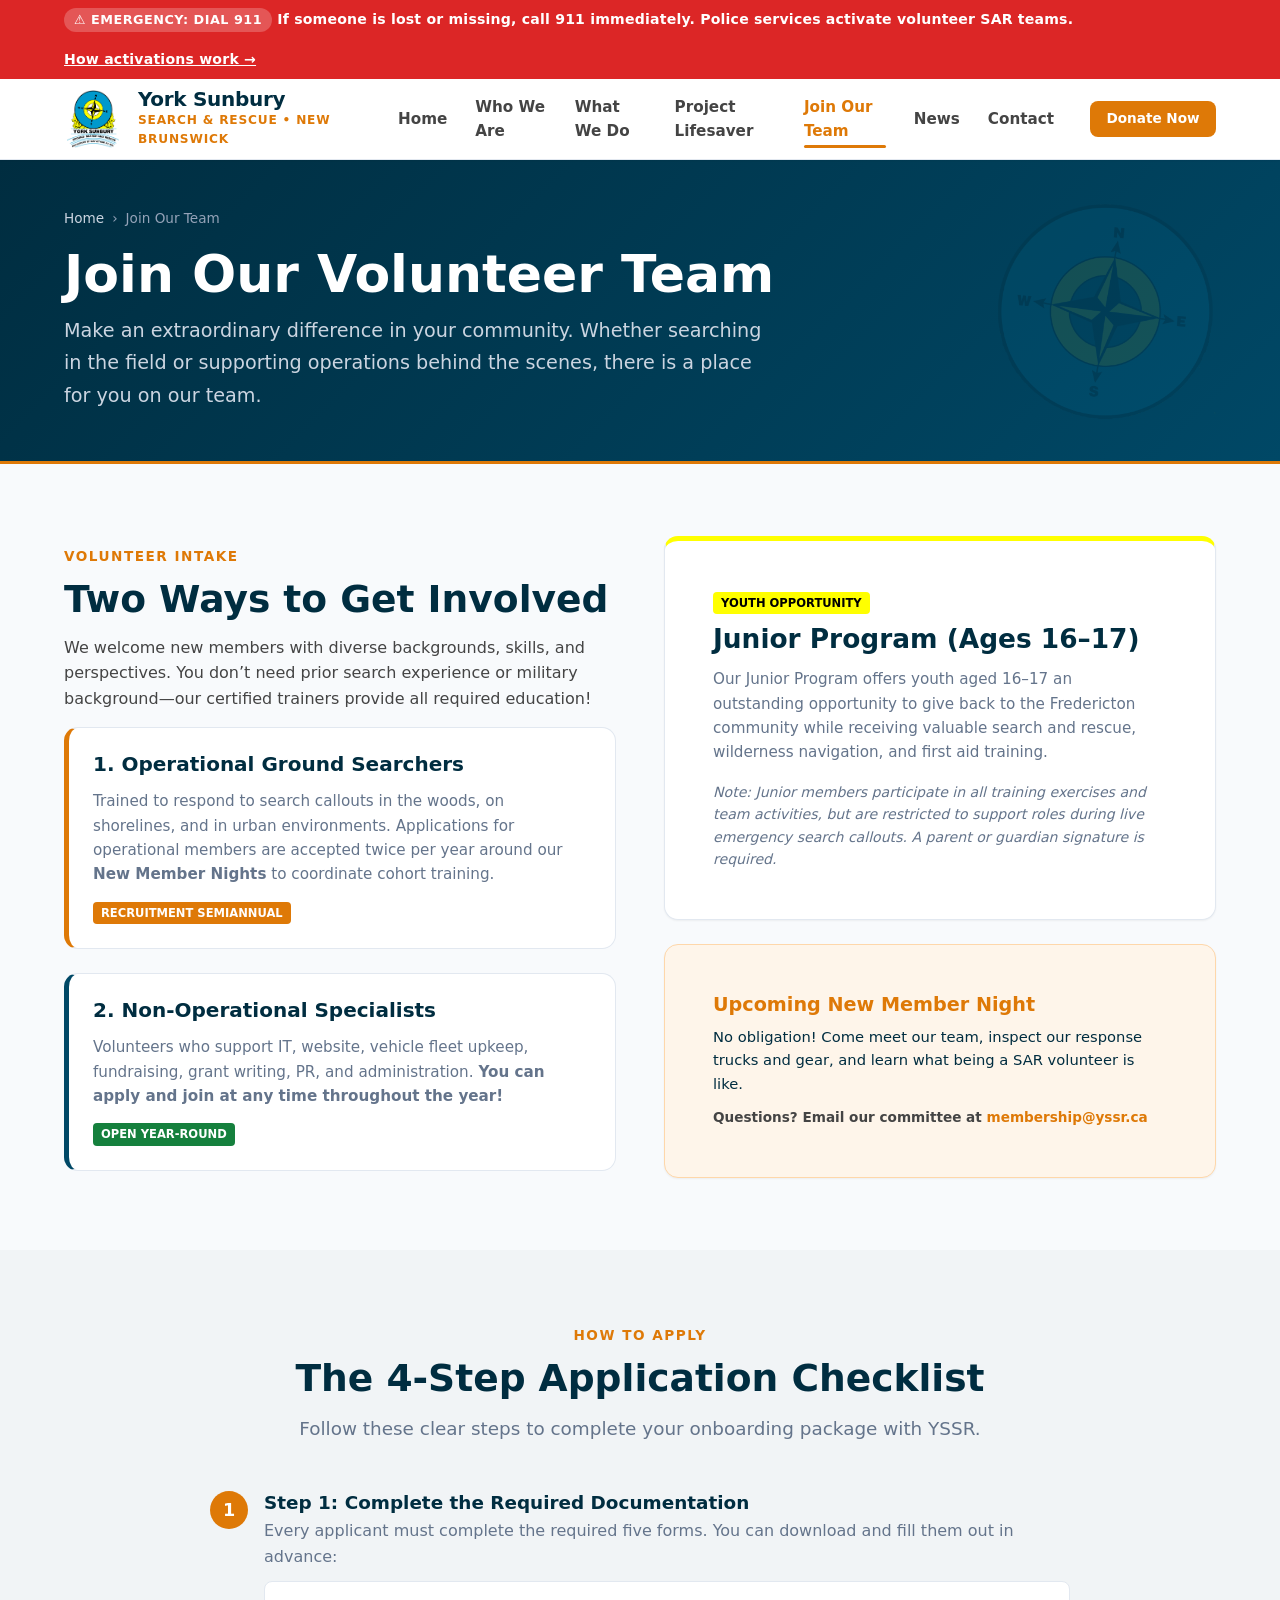
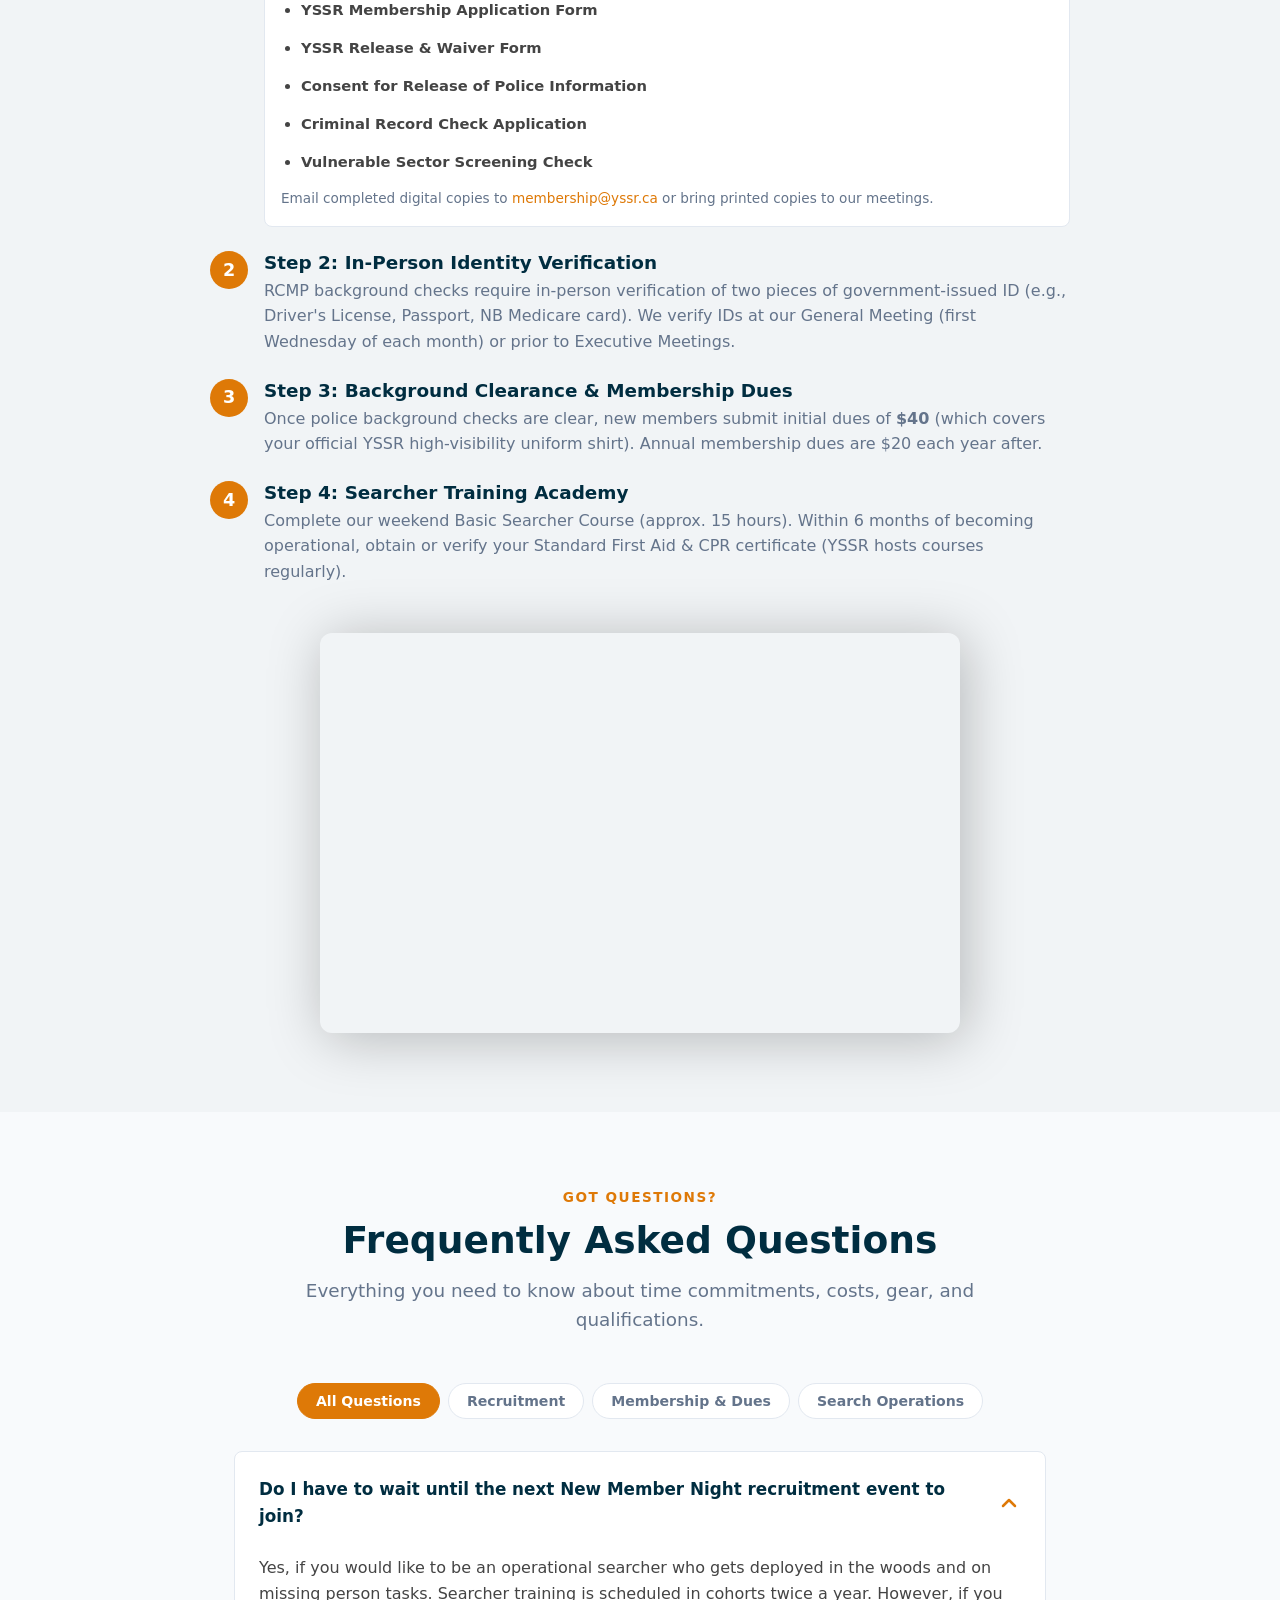
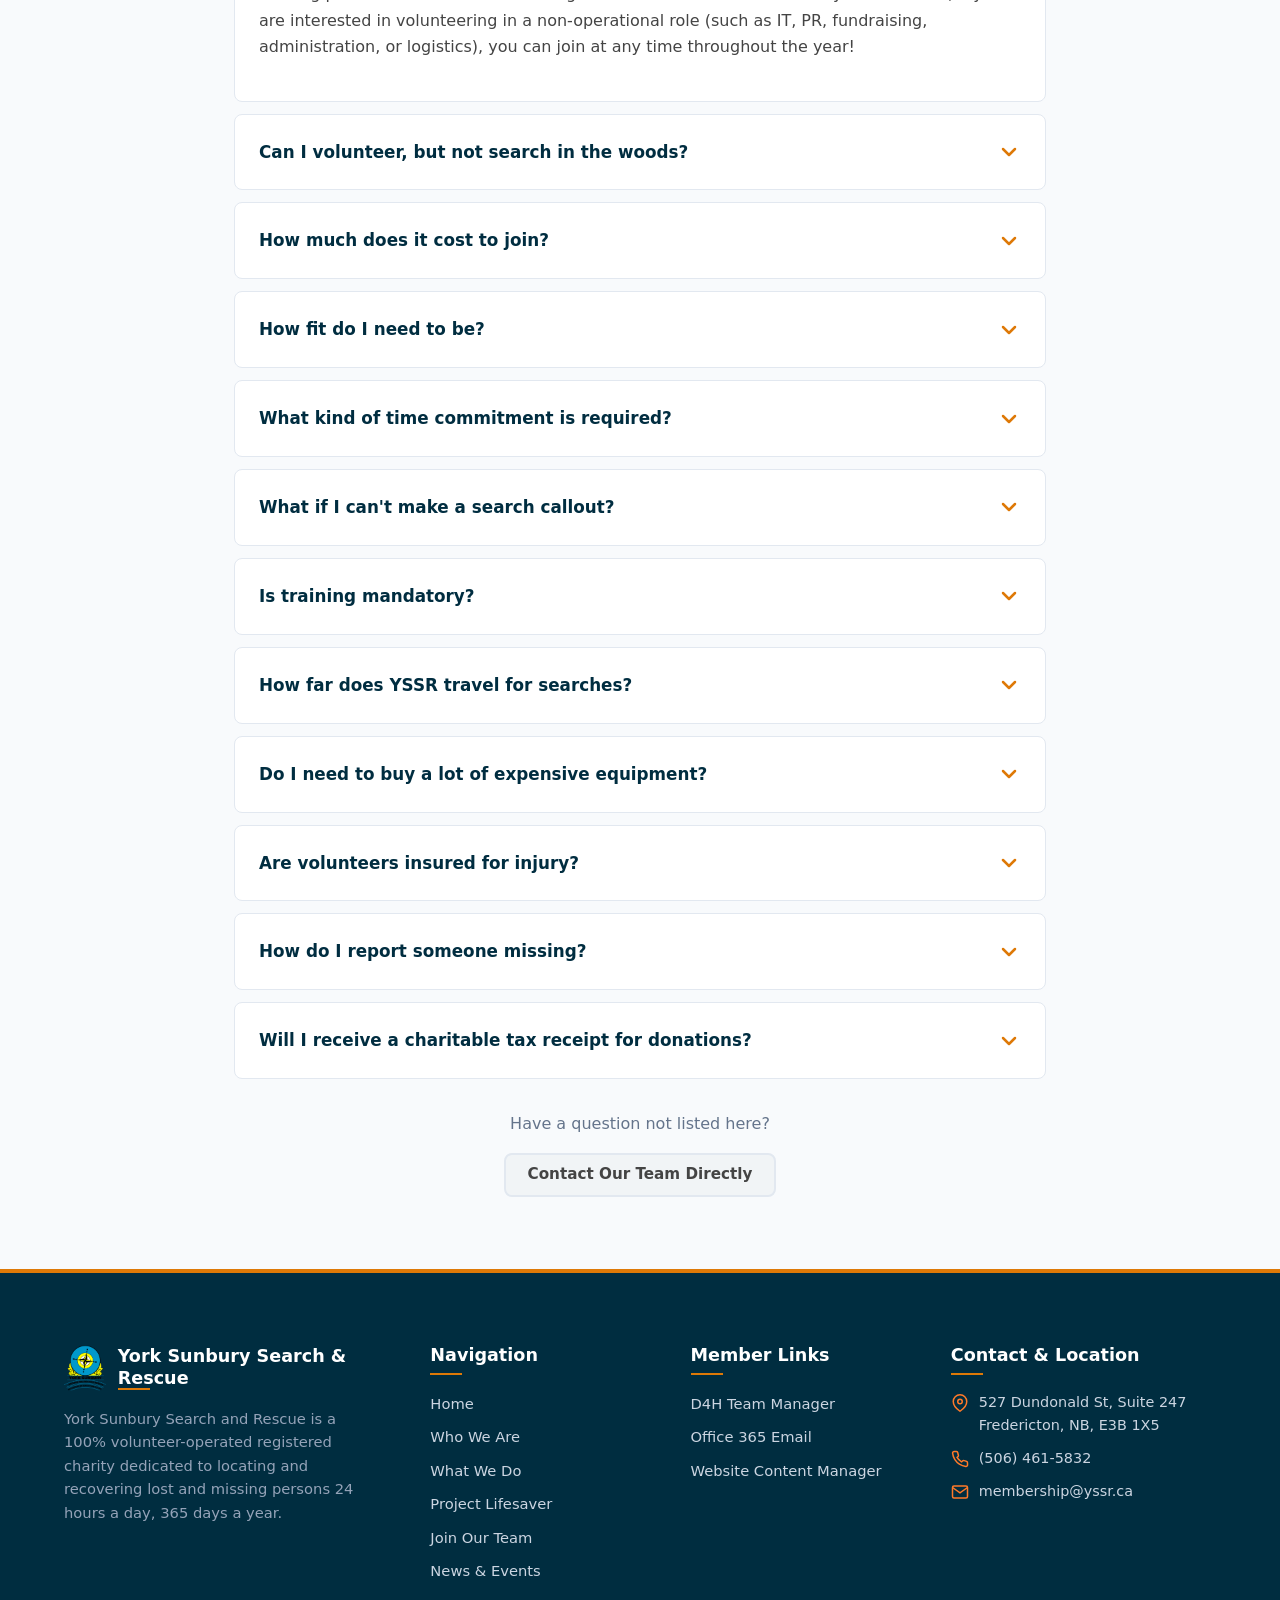
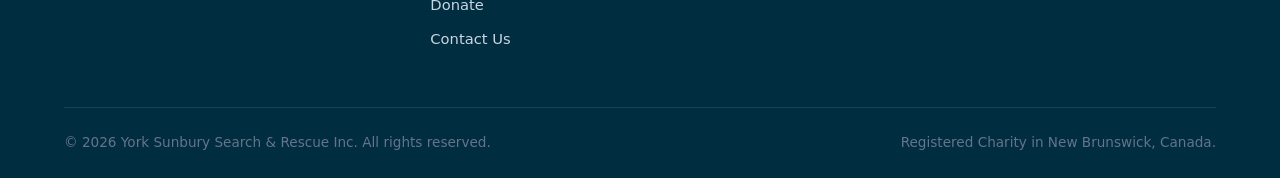
<file: join.html>
<!DOCTYPE html>
<html lang="en">
<head>
  <meta charset="UTF-8">
  <meta name="viewport" content="width=device-width, initial-scale=1.0">
  <title>Join Our Team | York Sunbury Search and Rescue (YSSR)</title>
  <meta name="description" content="Volunteer with York Sunbury Search and Rescue. Learn about recruitment, New Member Nights, required forms, training, non-operational roles, and FAQs.">
  <link rel="icon" type="image/svg+xml" href="assets/images/favicon.ico">
  <link rel="stylesheet" href="css/styles.css">
</head>
<body>
  <a href="#main-content" class="skip-to-content">Skip to main content</a>

  <!-- Emergency 911 Bar -->
  <aside class="emergency-banner" aria-label="Emergency Notice">
    <div class="container">
      <div>
        <span class="emergency-pill">&#9888; EMERGENCY: DIAL 911</span>
        <span>If someone is lost or missing, call 911 immediately. Police services activate volunteer SAR teams.</span>
      </div>
      <div>
        <a href="contact.html#emergency-info">How activations work &rarr;</a>
      </div>
    </div>
  </aside>

  <!-- Main Header & Navigation -->
  <header class="site-header">
    <div class="container header-inner">
      <a href="index.html" class="brand-identity">
        <img src="assets/images/logo.png" alt="York Sunbury Search and Rescue Crest" class="brand-logo-img">
        <div class="brand-titles">
          <span class="brand-name">York Sunbury</span>
          <span class="brand-sub">Search &amp; Rescue • New Brunswick</span>
        </div>
      </a>

      <nav class="main-nav" aria-label="Primary Navigation">
        <button type="button" class="mobile-nav-toggle" id="mobileNavToggle" aria-expanded="false" aria-label="Toggle navigation menu">
          <svg viewBox="0 0 24 24" fill="none" stroke="currentColor" stroke-width="2.5" stroke-linecap="round"><line x1="3" y1="12" x2="21" y2="12"/><line x1="3" y1="6" x2="21" y2="6"/><line x1="3" y1="18" x2="21" y2="18"/></svg>
        </button>

        <ul class="nav-links" id="mainNavLinks">
          <li><a href="index.html">Home</a></li>
          <li><a href="about.html">Who We Are</a></li>
          <li><a href="services.html">What We Do</a></li>
          <li><a href="project-lifesaver.html">Project Lifesaver</a></li>
          <li><a href="join.html" class="active">Join Our Team</a></li>
          <li><a href="news.html">News</a></li>
          <li><a href="contact.html">Contact</a></li>
        </ul>
      </nav>

      <div class="nav-actions">
        <a href="donate.html" class="btn btn-primary btn-sm">Donate Now</a>
      </div>
    </div>
  </header>

  <main id="main-content">
    <section class="page-hero">
      <div class="container">
        <nav class="breadcrumb" aria-label="Breadcrumb">
          <a href="index.html">Home</a> &rsaquo; <span>Join Our Team</span>
        </nav>
        <h1>Join Our Volunteer Team</h1>
        <p class="lead">
          Make an extraordinary difference in your community. Whether searching in the field or supporting operations behind the scenes, there is a place for you on our team.
        </p>
      </div>
    </section>

    <!-- Recruitment Intake Paths -->
    <section class="section">
      <div class="container">
        <div class="spotlight-grid">
          <div>
            <span class="section-tag">Volunteer Intake</span>
            <h2>Two Ways to Get Involved</h2>
            <p>
              We welcome new members with diverse backgrounds, skills, and perspectives. You don’t need prior search experience or military background—our certified trainers provide all required education!
            </p>
            <div style="background:#ffffff; border:1px solid var(--color-border); border-radius:var(--radius-lg); padding:1.5rem; margin-bottom:1.5rem; border-left:5px solid var(--color-sar-orange);">
              <h3 style="font-size:1.25rem;">1. Operational Ground Searchers</h3>
              <p style="font-size:0.95rem; color:var(--color-text-muted); margin-bottom:0.75rem;">
                Trained to respond to search callouts in the woods, on shorelines, and in urban environments. Applications for operational members are accepted twice per year around our <strong>New Member Nights</strong> to coordinate cohort training.
              </p>
              <span class="badge-tag">Recruitment Semiannual</span>
            </div>

            <div style="background:#ffffff; border:1px solid var(--color-border); border-radius:var(--radius-lg); padding:1.5rem; border-left:5px solid var(--color-navy-medium);">
              <h3 style="font-size:1.25rem;">2. Non-Operational Specialists</h3>
              <p style="font-size:0.95rem; color:var(--color-text-muted); margin-bottom:0.75rem;">
                Volunteers who support IT, website, vehicle fleet upkeep, fundraising, grant writing, PR, and administration. <strong>You can apply and join at any time throughout the year!</strong>
              </p>
              <span class="badge-tag" style="background-color: var(--color-forest);">Open Year-Round</span>
            </div>
          </div>

          <div>
            <!-- Junior Program Box -->
            <div class="content-card" style="border-top:5px solid var(--color-gold); margin-bottom:1.5rem;">
              <span class="badge-tag" style="background-color: var(--color-gold); color: #000;">Youth Opportunity</span>
              <h3 style="margin-top:0.5rem;">Junior Program (Ages 16–17)</h3>
              <p style="color:var(--color-text-muted); font-size:0.95rem;">
                Our Junior Program offers youth aged 16–17 an outstanding opportunity to give back to the Fredericton community while receiving valuable search and rescue, wilderness navigation, and first aid training.
              </p>
              <p style="font-size:0.88rem; color:var(--color-text-muted); margin-bottom:0;">
                <em>Note: Junior members participate in all training exercises and team activities, but are restricted to support roles during live emergency search callouts. A parent or guardian signature is required.</em>
              </p>
            </div>

            <!-- New Member Night Banner -->
            <div class="content-card" style="background:var(--color-sar-orange-light); border-color:#fed7aa; margin-bottom:0;">
              <h4 style="color:var(--color-sar-orange); margin-bottom:0.5rem;">Upcoming New Member Night</h4>
              <p style="font-size:0.92rem; color:var(--color-navy-dark); margin-bottom:0.75rem;">
                No obligation! Come meet our team, inspect our response trucks and gear, and learn what being a SAR volunteer is like.
              </p>
              <p style="font-size:0.85rem; font-weight:700; color:var(--color-text-main); margin-bottom:0;">
                Questions? Email our committee at <a href="mailto:membership@yssr.ca" style="color:var(--color-sar-orange); font-weight:800;">membership@yssr.ca</a>
              </p>
            </div>
          </div>
        </div>
      </div>
    </section>

    <!-- Application Checklist & Forms -->
    <section class="section section-alt" id="application-forms">
      <div class="container">
        <div class="section-header">
          <span class="section-tag">How To Apply</span>
          <h2>The 4-Step Application Checklist</h2>
          <p class="section-desc">Follow these clear steps to complete your onboarding package with YSSR.</p>
        </div>

        <ol class="steps-list" style="max-width: 860px; margin: 0 auto 3rem auto;">
          <li>
            <h4>Step 1: Complete the Required Documentation</h4>
            <p>Every applicant must complete the required five forms. You can download and fill them out in advance:</p>
            <div style="background:#ffffff; border:1px solid var(--color-border); border-radius:var(--radius-md); padding:1rem; margin-top:0.75rem;">
              <ul style="margin-bottom:0; font-size:0.92rem; padding-left:1.25rem;">
                <li style="margin-bottom:0.9rem;"><strong>YSSR Membership Application Form</strong></li>
                <li style="margin-bottom:0.9rem;"><strong>YSSR Release &amp; Waiver Form</strong></li>
                <li style="margin-bottom:0.9rem;"><strong>Consent for Release of Police Information</strong></li>
                <li style="margin-bottom:0.9rem;"><strong>Criminal Record Check Application</strong></li>
                <li style="margin-bottom:0.9rem;"><strong>Vulnerable Sector Screening Check</strong></li>
              </ul>
              <p style="font-size:0.85rem; color:var(--color-text-muted); margin-top:0.75rem; margin-bottom:0;">
                Email completed digital copies to <a href="mailto:membership@yssr.ca">membership@yssr.ca</a> or bring printed copies to our meetings.
              </p>
            </div>
          </li>
          <li>
            <h4>Step 2: In-Person Identity Verification</h4>
            <p>RCMP background checks require in-person verification of two pieces of government-issued ID (e.g., Driver's License, Passport, NB Medicare card). We verify IDs at our General Meeting (first Wednesday of each month) or prior to Executive Meetings.</p>
          </li>
          <li>
            <h4>Step 3: Background Clearance &amp; Membership Dues</h4>
            <p>Once police background checks are clear, new members submit initial dues of <strong>$40</strong> (which covers your official YSSR high-visibility uniform shirt). Annual membership dues are $20 each year after.</p>
          </li>
          <li>
            <h4>Step 4: Searcher Training Academy</h4>
            <p>Complete our weekend Basic Searcher Course (approx. 15 hours). Within 6 months of becoming operational, obtain or verify your Standard First Aid &amp; CPR certificate (YSSR hosts courses regularly).</p>
          </li>
        </ol>

        <div style="text-align: center;">
          <!-- <a href="mailto:membership@yssr.ca?subject=YSSR+Membership+Application+Inquiry" class="btn btn-primary btn-lg">Email The Membership Committee</a> -->
          <iframe src="https://forms.monday.com/forms/embed/fe9fe781caa2a10e6237e90599f1fcd1?r=use1" width="50%vw;" height="500" style="border: 0; box-shadow: 5px 5px 56px 0px rgba(0,0,0,0.25);"></iframe>
        </div>
        
      </div>
    </section>

    <!-- Interactive FAQ Section (Data-driven from data/faq.json) -->
    <section class="section" id="faq">
      <div class="container container-narrow">
        <div class="section-header">
          <span class="section-tag">Got Questions?</span>
          <h2>Frequently Asked Questions</h2>
          <p class="section-desc">Everything you need to know about time commitments, costs, gear, and qualifications.</p>
        </div>

        <div class="filter-bar" style="justify-content: center;">
          <button type="button" class="filter-btn active" data-faq-category="all">All Questions</button>
          <button type="button" class="filter-btn" data-faq-category="recruitment">Recruitment</button>
          <button type="button" class="filter-btn" data-faq-category="membership">Membership &amp; Dues</button>
          <button type="button" class="filter-btn" data-faq-category="operations">Search Operations</button>
        </div>

        <div class="faq-accordion" data-faq-container>
          <!-- Dynamic content loaded by js/data-loader.js with fallback -->
          <div class="faq-item open">
            <button type="button" class="faq-question" aria-expanded="true">
              <span>Do I have to wait until the next New Member Night to join?</span>
              <svg class="faq-icon" viewBox="0 0 24 24" fill="none" stroke="currentColor" stroke-width="2.5"><polyline points="6 9 12 15 18 9"/></svg>
            </button>
            <div class="faq-answer">
              <p>Yes, for operational ground searchers who deploy into the woods, because searcher training is conducted in semiannual cohorts. However, non-operational roles (IT, PR, fundraising, administration) can join at any time throughout the year!</p>
            </div>
          </div>
          <div class="faq-item">
            <button type="button" class="faq-question" aria-expanded="false">
              <span>Can I volunteer, but not search in the woods?</span>
              <svg class="faq-icon" viewBox="0 0 24 24" fill="none" stroke="currentColor" stroke-width="2.5"><polyline points="6 9 12 15 18 9"/></svg>
            </button>
            <div class="faq-answer">
              <p>Absolutely! A significant part of our team's success depends on non-operational volunteers. You can support YSSR through fundraising, vehicle &amp; equipment maintenance, community events, IT &amp; website management, and administration.</p>
            </div>
          </div>
          <div class="faq-item">
            <button type="button" class="faq-question" aria-expanded="false">
              <span>What kind of time commitment is expected?</span>
              <svg class="faq-icon" viewBox="0 0 24 24" fill="none" stroke="currentColor" stroke-width="2.5"><polyline points="6 9 12 15 18 9"/></svg>
            </button>
            <div class="faq-answer">
              <p>We ask operational members to contribute at least 50 hours per year (with at least 25 hours in operations or training). This includes monthly general meetings, scheduled evening or weekend training exercises, and search callouts as your personal schedule permits.</p>
            </div>
          </div>
        </div>

        <div style="text-align: center; margin-top: 2rem;">
          <p style="color:var(--color-text-muted);">Have a question not listed here?</p>
          <a href="contact.html" class="btn btn-secondary">Contact Our Team Directly</a>
        </div>
      </div>
    </section>
  </main>

  <!-- Site Footer -->
  <footer class="site-footer">
    <div class="container">
      <div class="footer-grid">
        <div class="footer-col">
          <div style="display:flex; align-items:center; gap: 12px; margin-bottom: 1rem;">
            <img src="assets/images/logo.png" alt="YSSR" style="width: 46px; height: 46px; object-fit: contain;">
            <h4 style="margin: 0; padding: 0;">York Sunbury Search & Rescue</h4>
          </div>
          <p class="footer-brand-bio">
            York Sunbury Search and Rescue is a 100% volunteer-operated registered charity dedicated to locating and recovering lost and missing persons 24 hours a day, 365 days a year.
          </p>
        </div>

        <div class="footer-col">
          <h4>Navigation</h4>
          <ul>
            <li><a href="index.html">Home</a></li>
            <li><a href="about.html">Who We Are</a></li>
            <li><a href="services.html">What We Do</a></li>
            <li><a href="project-lifesaver.html">Project Lifesaver</a></li>
            <li><a href="join.html">Join Our Team</a></li>
            <li><a href="news.html">News &amp; Events</a></li>
            <li><a href="donate.html">Donate</a></li>
            <li><a href="contact.html">Contact Us</a></li>
          </ul>
        </div>

        <div class="footer-col">
          <h4>Member Links</h4>
          <ul>
            <li><a href="https://yorksunbury.team-manager.ca.d4h.com/dashboard" target="_blank" rel="noopener">D4H Team Manager</a></li>
            <li><a href="https://outlook.office.com/" target="_blank" rel="noopener">Office 365 Email</a></li>
            <li><a href="admin.html">Website Content Manager</a></li>
          </ul>
        </div>

        <div class="footer-col">
          <h4>Contact &amp; Location</h4>
          <div class="footer-contact-item">
            <svg viewBox="0 0 24 24" fill="none" stroke="currentColor" stroke-width="2"><path d="M21 10c0 7-9 13-9 13s-9-6-9-13a9 9 0 0 1 18 0z"/><circle cx="12" cy="10" r="3"/></svg>
            <span>527 Dundonald St, Suite 247<br>Fredericton, NB, E3B 1X5</span>
          </div>
          <div class="footer-contact-item">
            <svg viewBox="0 0 24 24" fill="none" stroke="currentColor" stroke-width="2"><path d="M22 16.92v3a2 2 0 0 1-2.18 2 19.79 19.79 0 0 1-8.63-3.07 19.5 19.5 0 0 1-6-6 19.79 19.79 0 0 1-3.07-8.67A2 2 0 0 1 4.11 2h3a2 2 0 0 1 2 1.72 12.84 12.84 0 0 0 .7 2.81 2 2 0 0 1-.45 2.11L8.09 9.91a16 16 0 0 0 6 6l1.27-1.27a2 2 0 0 1 2.11-.45 12.84 12.84 0 0 0 2.81.7A2 2 0 0 1 22 16.92z"/></svg>
            <span>(506) 461-5832</span>
          </div>
          <div class="footer-contact-item">
            <svg viewBox="0 0 24 24" fill="none" stroke="currentColor" stroke-width="2"><path d="M4 4h16c1.1 0 2 .9 2 2v12c0 1.1-.9 2-2 2H4c-1.1 0-2-.9-2-2V6c0-1.1.9-2 2-2z"/><polyline points="22,6 12,13 2,6"/></svg>
            <span>membership@yssr.ca</span>
          </div>
        </div>
      </div>

      <div class="footer-bottom">
        <div>&copy; 2026 York Sunbury Search &amp; Rescue Inc. All rights reserved.</div>
        <div>Registered Charity in New Brunswick, Canada.</div>
      </div>
    </div>
  </footer>

  <script src="js/data-loader.js"></script>
  <script src="js/main.js"></script>
</body>
</html>
</file>
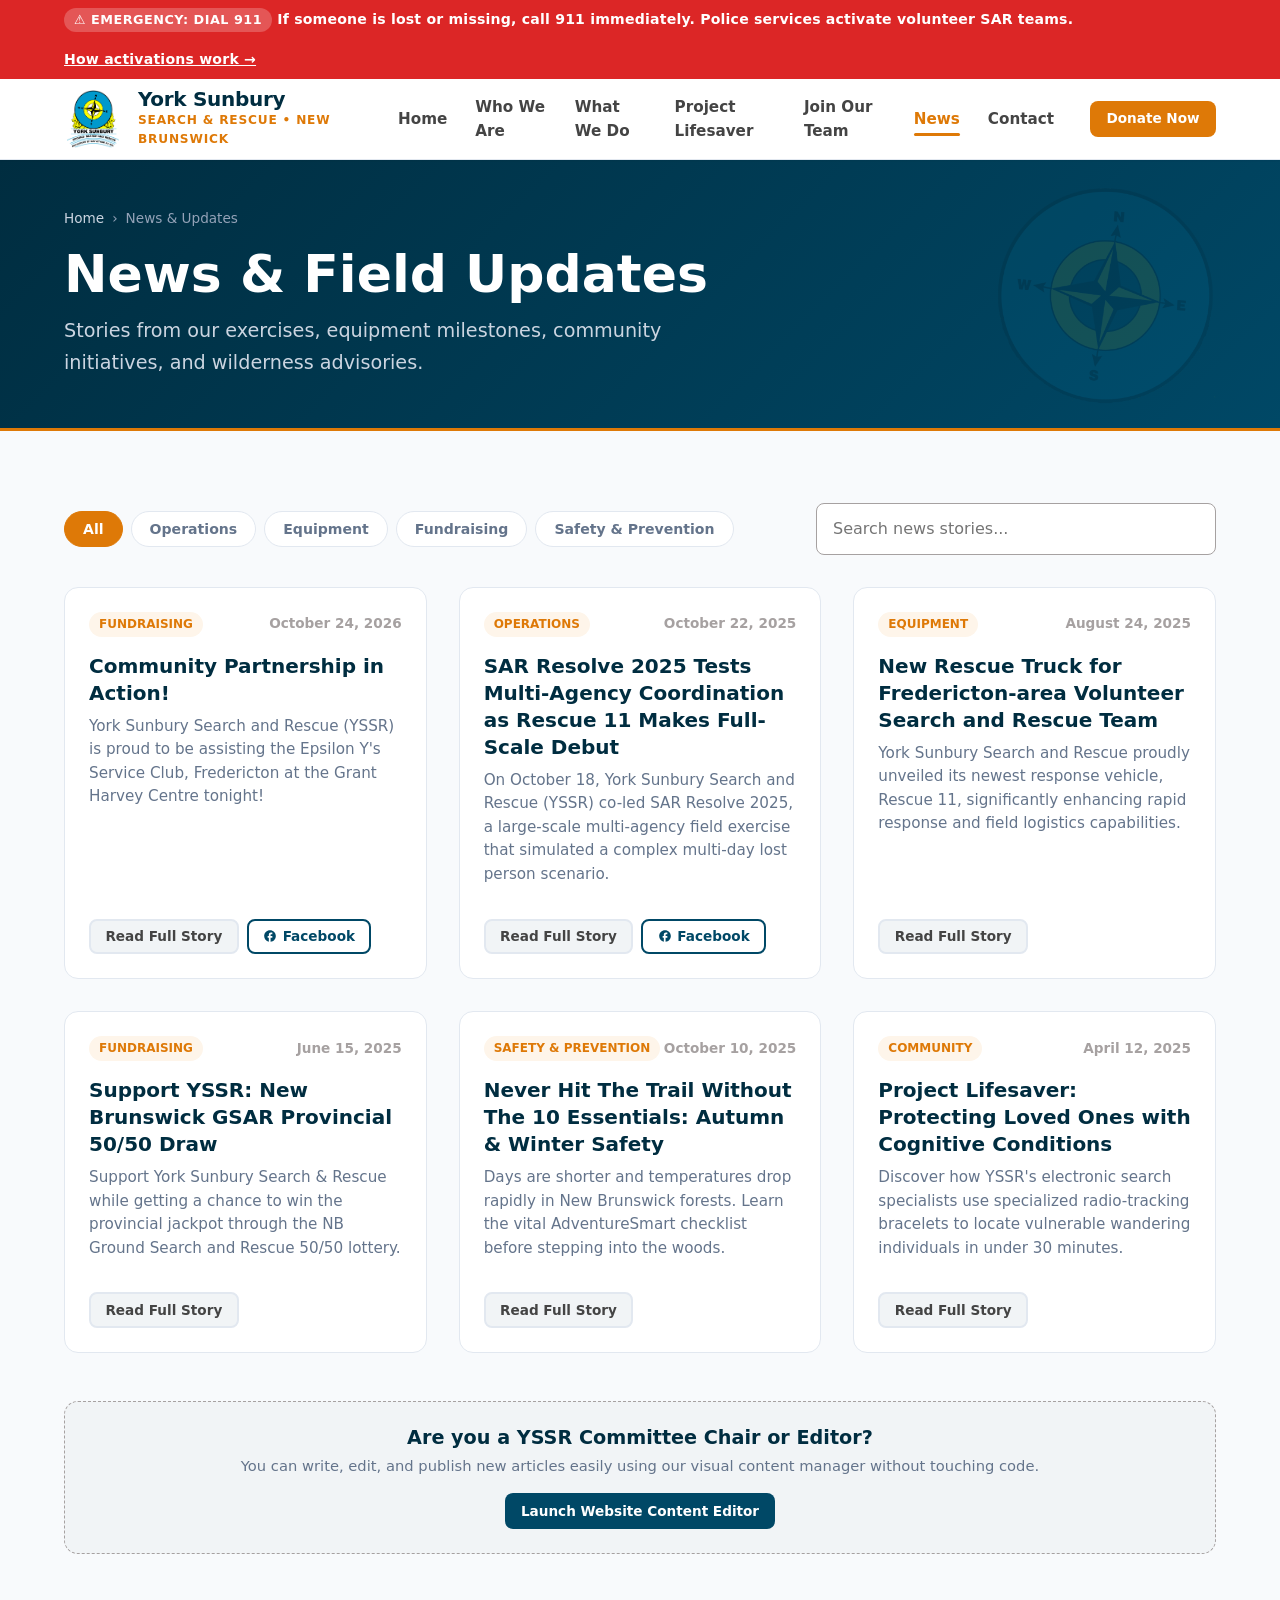
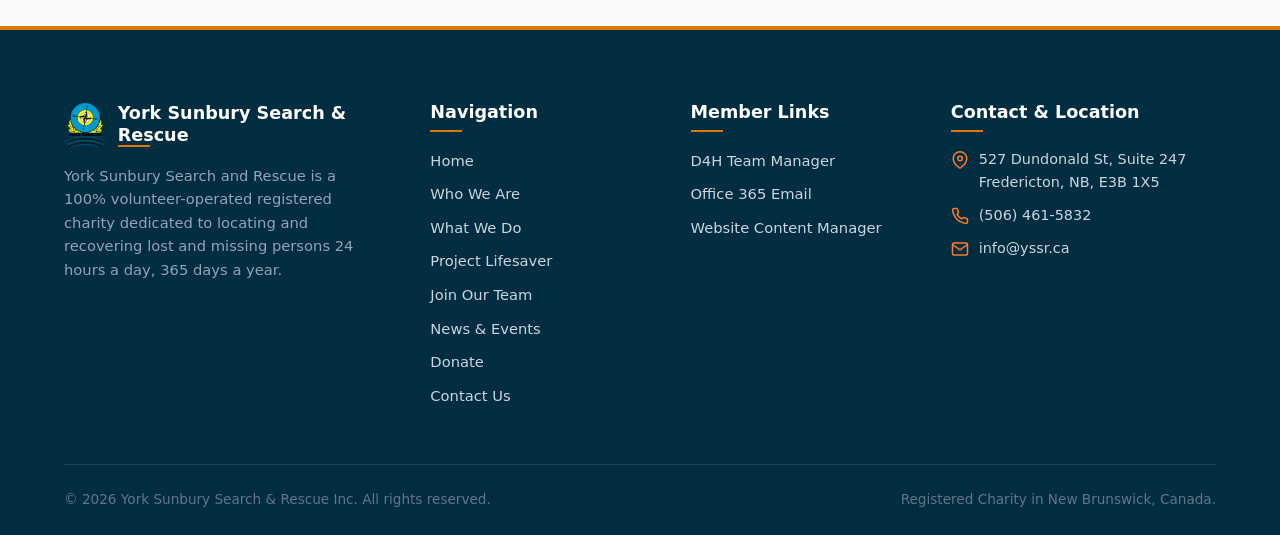
<file: news.html>
<!DOCTYPE html>
<html lang="en">
<head>
  <meta charset="UTF-8">
  <meta name="viewport" content="width=device-width, initial-scale=1.0">
  <title>News &amp; Updates | York Sunbury Search and Rescue (YSSR)</title>
  <meta name="description" content="Read recent news, field deployment recaps, equipment updates, and wilderness safety advisories from York Sunbury Search and Rescue.">
  <link rel="icon" type="image/svg+xml" href="assets/images/favicon.ico">
  <link rel="stylesheet" href="css/styles.css">
</head>
<body>
  <a href="#main-content" class="skip-to-content">Skip to main content</a>

  <!-- Emergency 911 Bar -->
  <aside class="emergency-banner" aria-label="Emergency Notice">
    <div class="container">
      <div>
        <span class="emergency-pill">&#9888; EMERGENCY: DIAL 911</span>
        <span>If someone is lost or missing, call 911 immediately. Police services activate volunteer SAR teams.</span>
      </div>
      <div>
        <a href="contact.html#emergency-info">How activations work &rarr;</a>
      </div>
    </div>
  </aside>

  <!-- Main Header & Navigation -->
  <header class="site-header">
    <div class="container header-inner">
      <a href="index.html" class="brand-identity">
        <img src="assets/images/logo.png" alt="York Sunbury Search and Rescue Crest" class="brand-logo-img">
        <div class="brand-titles">
          <span class="brand-name">York Sunbury</span>
          <span class="brand-sub">Search &amp; Rescue • New Brunswick</span>
        </div>
      </a>

      <nav class="main-nav" aria-label="Primary Navigation">
        <button type="button" class="mobile-nav-toggle" id="mobileNavToggle" aria-expanded="false" aria-label="Toggle navigation menu">
          <svg viewBox="0 0 24 24" fill="none" stroke="currentColor" stroke-width="2.5" stroke-linecap="round"><line x1="3" y1="12" x2="21" y2="12"/><line x1="3" y1="6" x2="21" y2="6"/><line x1="3" y1="18" x2="21" y2="18"/></svg>
        </button>

        <ul class="nav-links" id="mainNavLinks">
          <li><a href="index.html">Home</a></li>
          <li><a href="about.html">Who We Are</a></li>
          <li><a href="services.html">What We Do</a></li>
          <li><a href="project-lifesaver.html">Project Lifesaver</a></li>
          <li><a href="join.html">Join Our Team</a></li>
          <li><a href="news.html" class="active">News</a></li>
          <li><a href="contact.html">Contact</a></li>
        </ul>
      </nav>

      <div class="nav-actions">
        <a href="donate.html" class="btn btn-primary btn-sm">Donate Now</a>
      </div>
    </div>
  </header>

  <main id="main-content">
    <section class="page-hero">
      <div class="container">
        <nav class="breadcrumb" aria-label="Breadcrumb">
          <a href="index.html">Home</a> &rsaquo; <span>News &amp; Updates</span>
        </nav>
        <h1>News &amp; Field Updates</h1>
        <p class="lead">
          Stories from our exercises, equipment milestones, community initiatives, and wilderness advisories.
        </p>
      </div>
    </section>

    <!-- Search & Filter Controls -->
    <section class="section">
      <div class="container">
        <div style="display:flex; flex-wrap:wrap; justify-content:space-between; align-items:center; gap:1.5rem; margin-bottom:2rem;">
          <!-- Filter Buttons -->
          <div class="filter-bar" style="margin-bottom: 0;">
            <button type="button" class="filter-btn active" data-news-category="all">All</button>
            <button type="button" class="filter-btn" data-news-category="Operations">Operations</button>
            <button type="button" class="filter-btn" data-news-category="Equipment">Equipment</button>
            <button type="button" class="filter-btn" data-news-category="Fundraising">Fundraising</button>
            <button type="button" class="filter-btn" data-news-category="Safety">Safety &amp; Prevention</button>
          </div>

          <!-- Search Input -->
          <div style="min-width: 280px; flex-grow: 1; max-width: 400px;">
            <input type="search" id="newsSearchInput" class="form-control" placeholder="Search news stories..." aria-label="Search articles">
          </div>
        </div>

        <!-- News Container (Dynamic via data/news.json) -->
        <div class="news-grid" data-news-container data-compact="false">
          <!-- Fallback items -->
          <article class="news-card">
            <div class="news-card-badge-wrap">
              <span class="news-category-badge">Operations</span>
              <time class="news-date">October 22, 2025</time>
            </div>
            <div class="news-card-body">
              <h3 class="news-card-title">SAR Resolve 2025 Tests Multi-Agency Coordination as Rescue 11 Makes Full-Scale Debut</h3>
              <p class="news-card-excerpt">On October 18, York Sunbury Search and Rescue co-led SAR Resolve 2025, a large-scale field exercise testing coordination between first responders.</p>
              <div style="margin-top:auto; padding-top: 1rem;">
                <button type="button" class="btn btn-secondary btn-sm" onclick="YSSRData.openNewsModal('sar-resolve-2025')">Read Full Story</button>
              </div>
            </div>
          </article>
          <article class="news-card">
            <div class="news-card-badge-wrap">
              <span class="news-category-badge">Equipment</span>
              <time class="news-date">August 24, 2025</time>
            </div>
            <div class="news-card-body">
              <h3 class="news-card-title">New Rescue Truck for Fredericton-area Volunteer Search and Rescue Team</h3>
              <p class="news-card-excerpt">YSSR proudly unveiled its newest response vehicle, Rescue 11, significantly expanding command post and wilderness response capabilities.</p>
              <div style="margin-top:auto; padding-top: 1rem;">
                <button type="button" class="btn btn-secondary btn-sm" onclick="YSSRData.openNewsModal('new-rescue-truck-rescue-11')">Read Full Story</button>
              </div>
            </div>
          </article>
          <article class="news-card">
            <div class="news-card-badge-wrap">
              <span class="news-category-badge">Fundraising</span>
              <time class="news-date">June 15, 2025</time>
            </div>
            <div class="news-card-body">
              <h3 class="news-card-title">Support YSSR: New Brunswick GSAR Provincial 50/50 Draw</h3>
              <p class="news-card-excerpt">YSSR is proud to work alongside NB's volunteer GSAR teams in our provincial 50/50 raffle. Help us maintain critical safety equipment.</p>
              <div style="margin-top:auto; padding-top: 1rem;">
                <button type="button" class="btn btn-secondary btn-sm" onclick="YSSRData.openNewsModal('buy-50-50-tickets')">Read Full Story</button>
              </div>
            </div>
          </article>
        </div>

        <!-- Easy Updates Callout for Team Members -->
        <div style="background:var(--color-bg-alt); border:1px dashed var(--color-border-dark); border-radius:var(--radius-lg); padding:1.5rem; margin-top:3rem; text-align:center;">
          <h4 style="margin-bottom:0.25rem;">Are you a YSSR Committee Chair or Editor?</h4>
          <p style="font-size:0.92rem; color:var(--color-text-muted); margin-bottom:1rem;">
            You can write, edit, and publish new articles easily using our visual content manager without touching code.
          </p>
          <a href="admin.html" class="btn btn-navy btn-sm">Launch Website Content Editor</a>
        </div>
      </div>
    </section>
  </main>

  <!-- Site Footer -->
  <footer class="site-footer">
    <div class="container">
      <div class="footer-grid">
        <div class="footer-col">
          <div style="display:flex; align-items:center; gap: 12px; margin-bottom: 1rem;">
            <img src="assets/images/logo.png" alt="YSSR" style="width: 46px; height: 46px; object-fit: contain;">
            <h4 style="margin: 0; padding: 0;">York Sunbury Search & Rescue</h4>
          </div>
          <p class="footer-brand-bio">
            York Sunbury Search and Rescue is a 100% volunteer-operated registered charity dedicated to locating and recovering lost and missing persons 24 hours a day, 365 days a year.
          </p>
        </div>

        <div class="footer-col">
          <h4>Navigation</h4>
          <ul>
            <li><a href="index.html">Home</a></li>
            <li><a href="about.html">Who We Are</a></li>
            <li><a href="services.html">What We Do</a></li>
            <li><a href="project-lifesaver.html">Project Lifesaver</a></li>
            <li><a href="join.html">Join Our Team</a></li>
            <li><a href="news.html">News &amp; Events</a></li>
            <li><a href="donate.html">Donate</a></li>
            <li><a href="contact.html">Contact Us</a></li>
          </ul>
        </div>

        <div class="footer-col">
          <h4>Member Links</h4>
          <ul>
            <li><a href="https://yorksunbury.team-manager.ca.d4h.com/dashboard" target="_blank" rel="noopener">D4H Team Manager</a></li>
            <li><a href="https://outlook.office.com/" target="_blank" rel="noopener">Office 365 Email</a></li>
            <li><a href="admin.html">Website Content Manager</a></li>
          </ul>
        </div>

        <div class="footer-col">
          <h4>Contact &amp; Location</h4>
          <div class="footer-contact-item">
            <svg viewBox="0 0 24 24" fill="none" stroke="currentColor" stroke-width="2"><path d="M21 10c0 7-9 13-9 13s-9-6-9-13a9 9 0 0 1 18 0z"/><circle cx="12" cy="10" r="3"/></svg>
            <span>527 Dundonald St, Suite 247<br>Fredericton, NB, E3B 1X5</span>
          </div>
          <div class="footer-contact-item">
            <svg viewBox="0 0 24 24" fill="none" stroke="currentColor" stroke-width="2"><path d="M22 16.92v3a2 2 0 0 1-2.18 2 19.79 19.79 0 0 1-8.63-3.07 19.5 19.5 0 0 1-6-6 19.79 19.79 0 0 1-3.07-8.67A2 2 0 0 1 4.11 2h3a2 2 0 0 1 2 1.72 12.84 12.84 0 0 0 .7 2.81 2 2 0 0 1-.45 2.11L8.09 9.91a16 16 0 0 0 6 6l1.27-1.27a2 2 0 0 1 2.11-.45 12.84 12.84 0 0 0 2.81.7A2 2 0 0 1 22 16.92z"/></svg>
            <span>(506) 461-5832</span>
          </div>
          <div class="footer-contact-item">
            <svg viewBox="0 0 24 24" fill="none" stroke="currentColor" stroke-width="2"><path d="M4 4h16c1.1 0 2 .9 2 2v12c0 1.1-.9 2-2 2H4c-1.1 0-2-.9-2-2V6c0-1.1.9-2 2-2z"/><polyline points="22,6 12,13 2,6"/></svg>
            <span>info@yssr.ca</span>
          </div>
        </div>
      </div>

      <div class="footer-bottom">
        <div>&copy; 2026 York Sunbury Search &amp; Rescue Inc. All rights reserved.</div>
        <div>Registered Charity in New Brunswick, Canada.</div>
      </div>
    </div>
  </footer>

  <script src="js/data-loader.js"></script>
  <script src="js/main.js"></script>
</body>
</html>
</file>
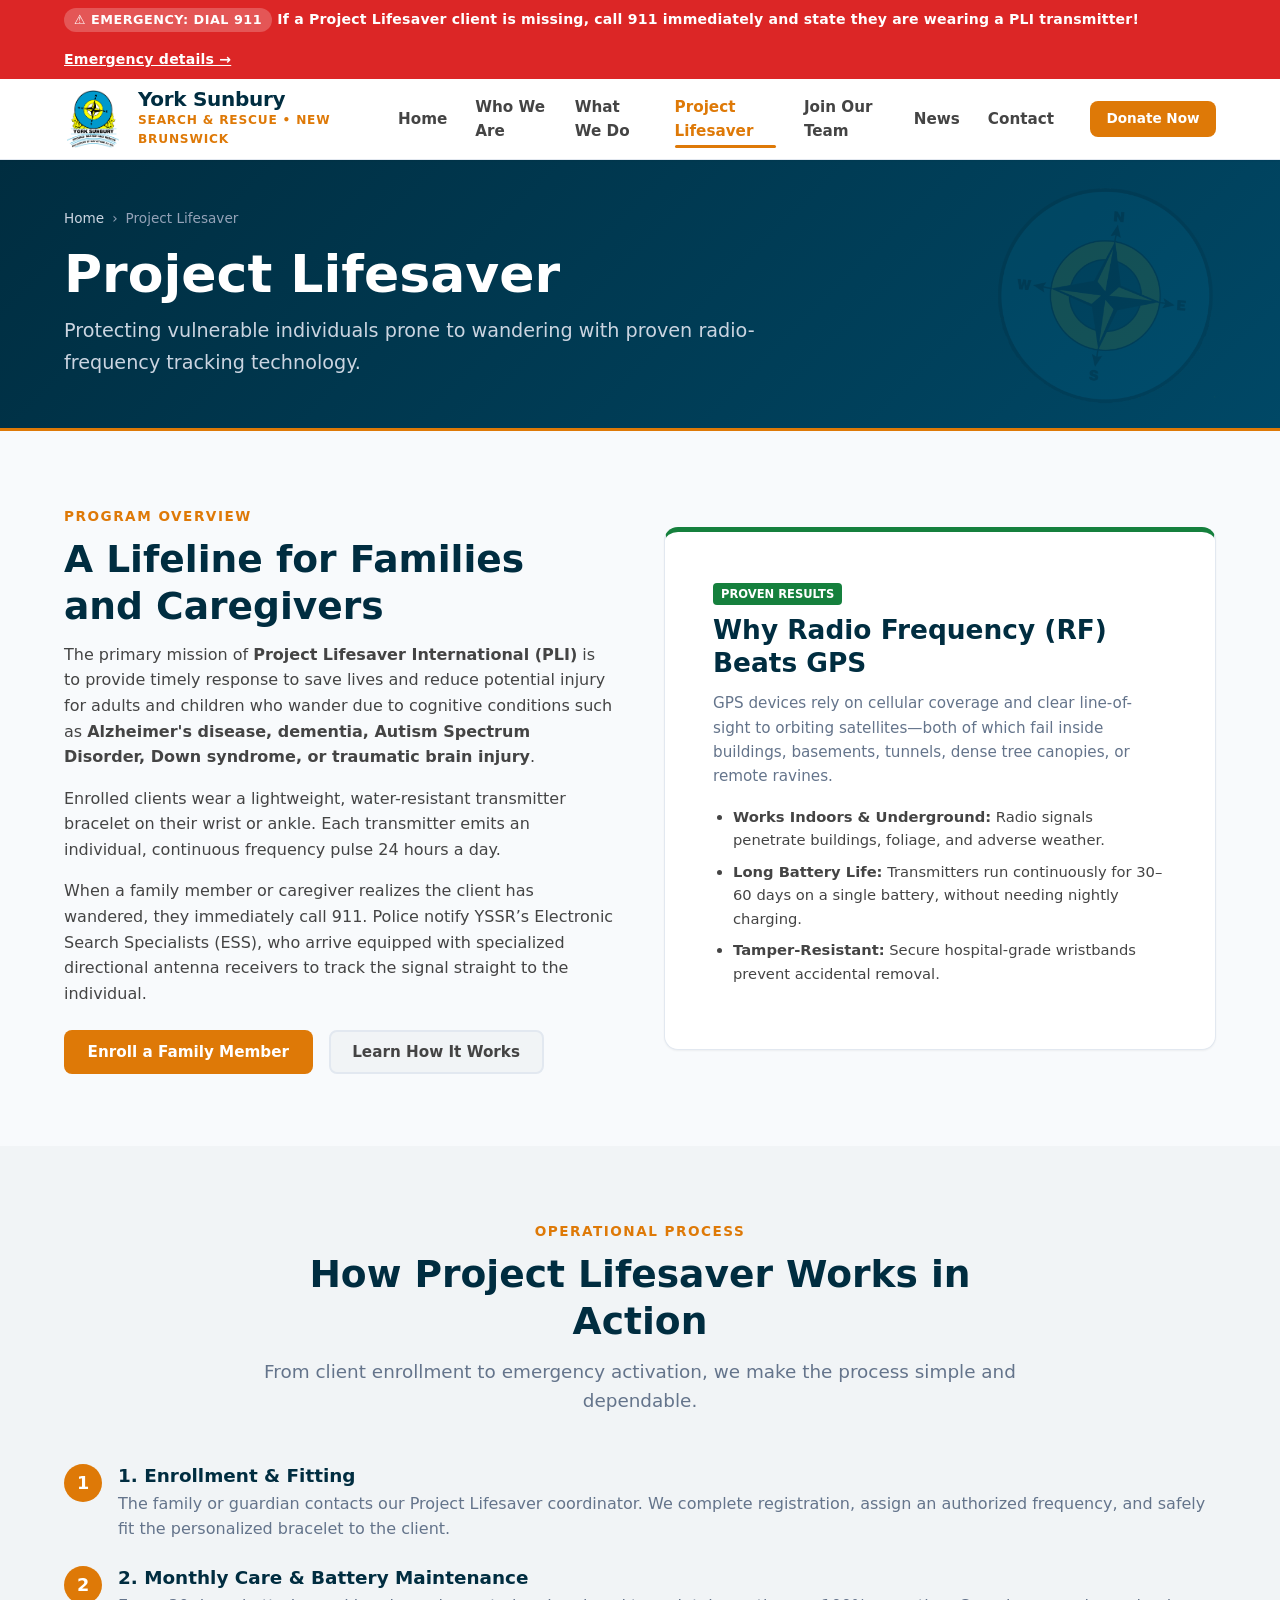
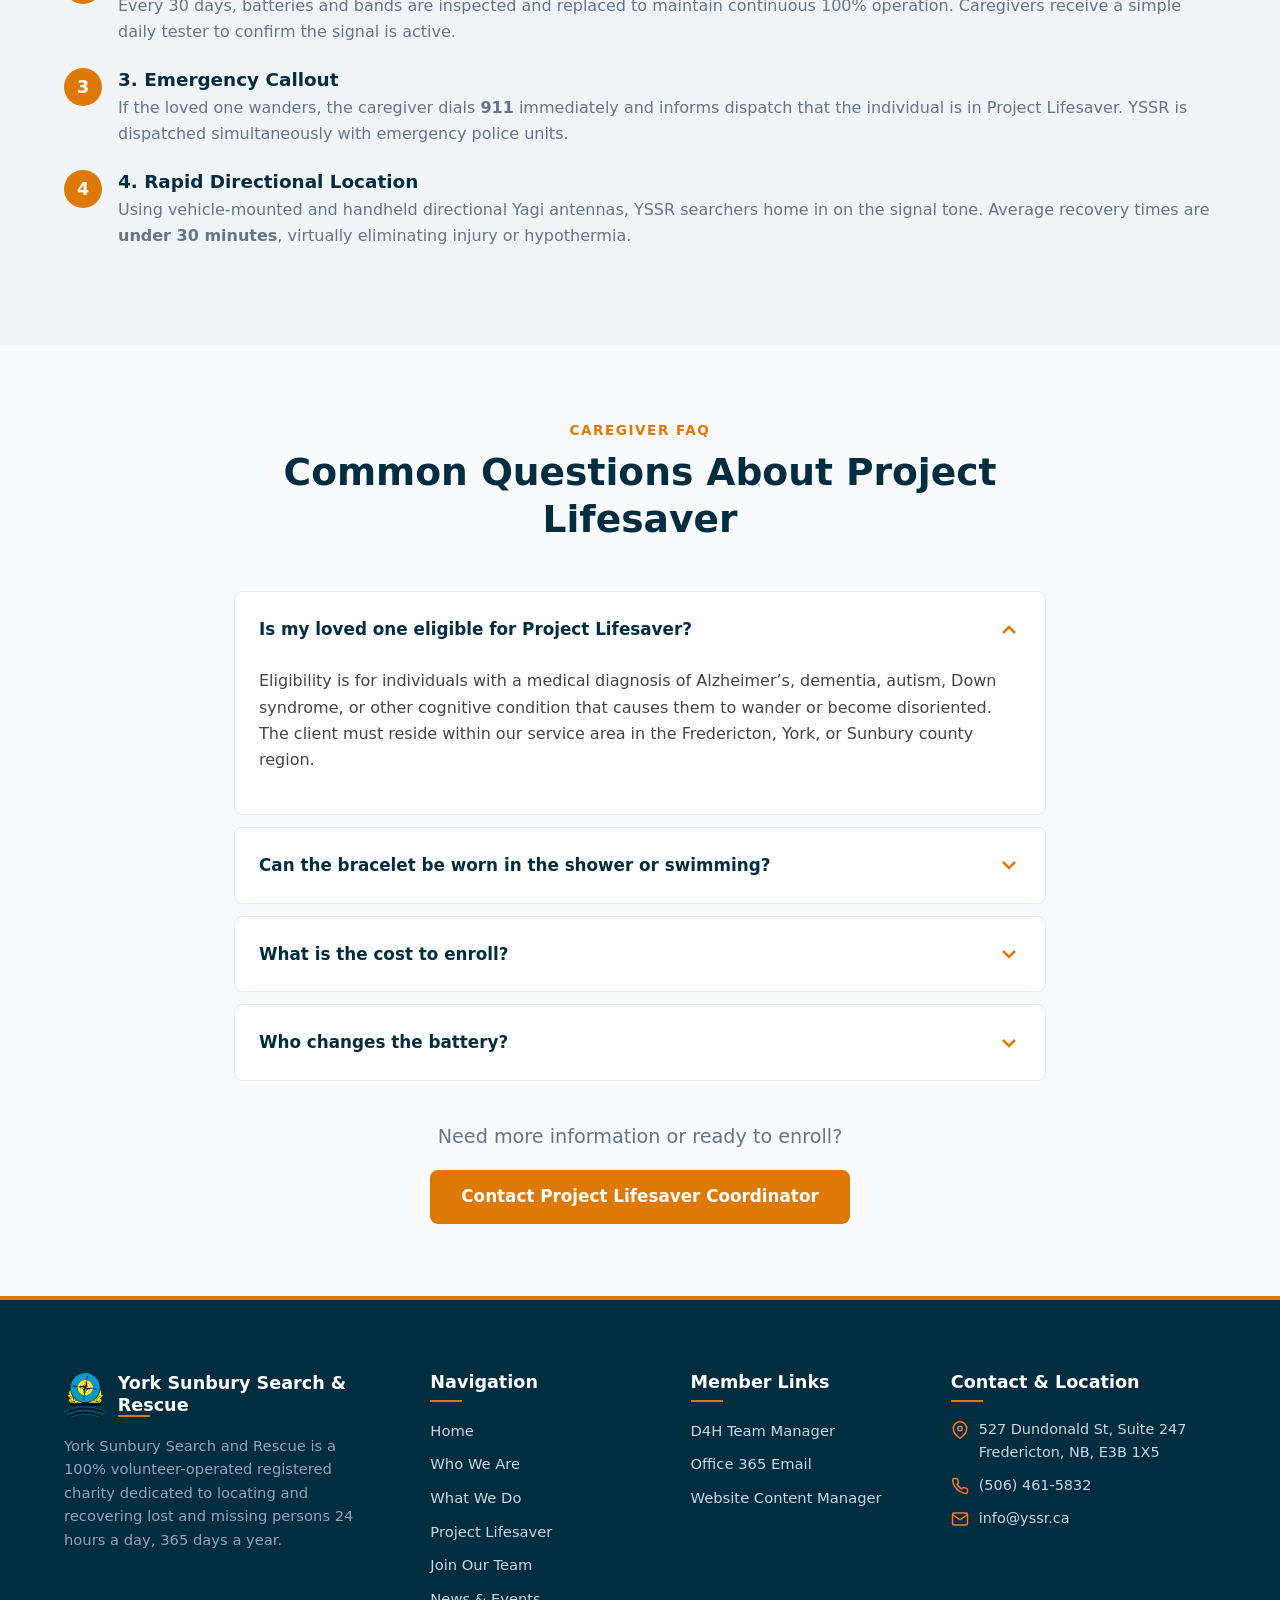
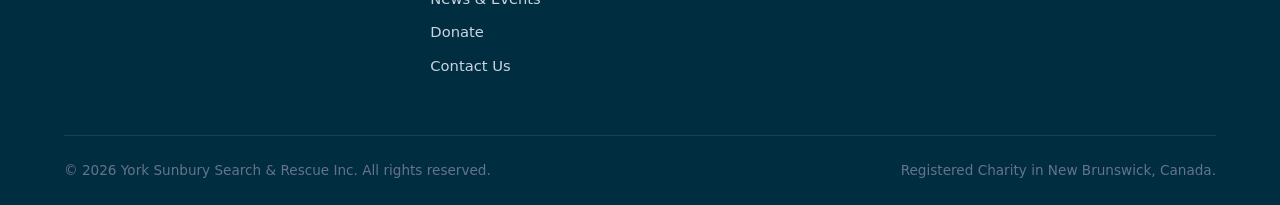
<file: project-lifesaver.html>
<!DOCTYPE html>
<html lang="en">
<head>
  <meta charset="UTF-8">
  <meta name="viewport" content="width=device-width, initial-scale=1.0">
  <title>Project Lifesaver | York Sunbury Search and Rescue (YSSR)</title>
  <meta name="description" content="Project Lifesaver provides rapid tracking for vulnerable children and adults with Alzheimer's, autism, or dementia who wander in Fredericton and New Brunswick.">
  <link rel="icon" type="image/svg+xml" href="assets/images/favicon.ico">
  <link rel="stylesheet" href="css/styles.css">
</head>
<body>
  <a href="#main-content" class="skip-to-content">Skip to main content</a>

  <!-- Emergency 911 Bar -->
  <aside class="emergency-banner" aria-label="Emergency Notice">
    <div class="container">
      <div>
        <span class="emergency-pill">&#9888; EMERGENCY: DIAL 911</span>
        <span>If a Project Lifesaver client is missing, call 911 immediately and state they are wearing a PLI transmitter!</span>
      </div>
      <div>
        <a href="contact.html#emergency-info">Emergency details &rarr;</a>
      </div>
    </div>
  </aside>

  <!-- Main Header & Navigation -->
  <header class="site-header">
    <div class="container header-inner">
      <a href="index.html" class="brand-identity">
        <img src="assets/images/logo.png" alt="York Sunbury Search and Rescue Crest" class="brand-logo-img">
        <div class="brand-titles">
          <span class="brand-name">York Sunbury</span>
          <span class="brand-sub">Search &amp; Rescue • New Brunswick</span>
        </div>
      </a>

      <nav class="main-nav" aria-label="Primary Navigation">
        <button type="button" class="mobile-nav-toggle" id="mobileNavToggle" aria-expanded="false" aria-label="Toggle navigation menu">
          <svg viewBox="0 0 24 24" fill="none" stroke="currentColor" stroke-width="2.5" stroke-linecap="round"><line x1="3" y1="12" x2="21" y2="12"/><line x1="3" y1="6" x2="21" y2="6"/><line x1="3" y1="18" x2="21" y2="18"/></svg>
        </button>

        <ul class="nav-links" id="mainNavLinks">
          <li><a href="index.html">Home</a></li>
          <li><a href="about.html">Who We Are</a></li>
          <li><a href="services.html">What We Do</a></li>
          <li><a href="project-lifesaver.html" class="active">Project Lifesaver</a></li>
          <li><a href="join.html">Join Our Team</a></li>
          <li><a href="news.html">News</a></li>
          <li><a href="contact.html">Contact</a></li>
        </ul>
      </nav>

      <div class="nav-actions">
        <a href="donate.html" class="btn btn-primary btn-sm">Donate Now</a>
      </div>
    </div>
  </header>

  <main id="main-content">
    <section class="page-hero">
      <div class="container">
        <nav class="breadcrumb" aria-label="Breadcrumb">
          <a href="index.html">Home</a> &rsaquo; <span>Project Lifesaver</span>
        </nav>
        <h1>Project Lifesaver</h1>
        <p class="lead">
          Protecting vulnerable individuals prone to wandering with proven radio-frequency tracking technology.
        </p>
      </div>
    </section>

    <!-- Overview Section -->
    <section class="section">
      <div class="container spotlight-grid">
        <div>
          <span class="section-tag">Program Overview</span>
          <h2>A Lifeline for Families and Caregivers</h2>
          <p>
            The primary mission of <strong>Project Lifesaver International (PLI)</strong> is to provide timely response to save lives and reduce potential injury for adults and children who wander due to cognitive conditions such as <strong>Alzheimer's disease, dementia, Autism Spectrum Disorder, Down syndrome, or traumatic brain injury</strong>.
          </p>
          <p>
            Enrolled clients wear a lightweight, water-resistant transmitter bracelet on their wrist or ankle. Each transmitter emits an individual, continuous frequency pulse 24 hours a day.
          </p>
          <p>
            When a family member or caregiver realizes the client has wandered, they immediately call 911. Police notify YSSR’s Electronic Search Specialists (ESS), who arrive equipped with specialized directional antenna receivers to track the signal straight to the individual.
          </p>
          <div style="margin-top: 1.5rem; display: flex; gap: 1rem; flex-wrap: wrap;">
            <a href="contact.html?subject=Project+Lifesaver+Enrollment" class="btn btn-primary">Enroll a Family Member</a>
            <a href="#how-it-works" class="btn btn-secondary">Learn How It Works</a>
          </div>
        </div>

        <div>
          <div class="content-card" style="border-top: 5px solid var(--color-forest); margin-bottom: 0;">
            <span class="badge-tag" style="background-color: var(--color-forest);">Proven Results</span>
            <h3 style="margin-top: 0.5rem;">Why Radio Frequency (RF) Beats GPS</h3>
            <p style="color: var(--color-text-muted); font-size: 0.95rem;">
              GPS devices rely on cellular coverage and clear line-of-sight to orbiting satellites—both of which fail inside buildings, basements, tunnels, dense tree canopies, or remote ravines.
            </p>
            <ul style="padding-left: 1.25rem; font-size: 0.92rem; color: var(--color-text-main);">
              <li style="margin-bottom: 0.5rem;"><strong>Works Indoors &amp; Underground:</strong> Radio signals penetrate buildings, foliage, and adverse weather.</li>
              <li style="margin-bottom: 0.5rem;"><strong>Long Battery Life:</strong> Transmitters run continuously for 30–60 days on a single battery, without needing nightly charging.</li>
              <li style="margin-bottom: 0.5rem;"><strong>Tamper-Resistant:</strong> Secure hospital-grade wristbands prevent accidental removal.</li>
            </ul>
          </div>
        </div>
      </div>
    </section>

    <!-- Step by Step How It Works -->
    <section class="section section-alt" id="how-it-works">
      <div class="container">
        <div class="section-header">
          <span class="section-tag">Operational Process</span>
          <h2>How Project Lifesaver Works in Action</h2>
          <p class="section-desc">From client enrollment to emergency activation, we make the process simple and dependable.</p>
        </div>

        <ol class="steps-list">
          <li>
            <h4>1. Enrollment &amp; Fitting</h4>
            <p>The family or guardian contacts our Project Lifesaver coordinator. We complete registration, assign an authorized frequency, and safely fit the personalized bracelet to the client.</p>
          </li>
          <li>
            <h4>2. Monthly Care &amp; Battery Maintenance</h4>
            <p>Every 30 days, batteries and bands are inspected and replaced to maintain continuous 100% operation. Caregivers receive a simple daily tester to confirm the signal is active.</p>
          </li>
          <li>
            <h4>3. Emergency Callout</h4>
            <p>If the loved one wanders, the caregiver dials <strong>911</strong> immediately and informs dispatch that the individual is in Project Lifesaver. YSSR is dispatched simultaneously with emergency police units.</p>
          </li>
          <li>
            <h4>4. Rapid Directional Location</h4>
            <p>Using vehicle-mounted and handheld directional Yagi antennas, YSSR searchers home in on the signal tone. Average recovery times are <strong>under 30 minutes</strong>, virtually eliminating injury or hypothermia.</p>
          </li>
        </ol>
      </div>
    </section>

    <!-- Frequently Asked Questions for Caregivers -->
    <section class="section">
      <div class="container container-narrow">
        <div class="section-header">
          <span class="section-tag">Caregiver FAQ</span>
          <h2>Common Questions About Project Lifesaver</h2>
        </div>

        <div class="faq-accordion">
          <div class="faq-item open">
            <button type="button" class="faq-question" aria-expanded="true">
              <span>Is my loved one eligible for Project Lifesaver?</span>
              <svg class="faq-icon" viewBox="0 0 24 24" fill="none" stroke="currentColor" stroke-width="2.5"><polyline points="6 9 12 15 18 9"/></svg>
            </button>
            <div class="faq-answer">
              <p>Eligibility is for individuals with a medical diagnosis of Alzheimer’s, dementia, autism, Down syndrome, or other cognitive condition that causes them to wander or become disoriented. The client must reside within our service area in the Fredericton, York, or Sunbury county region.</p>
            </div>
          </div>

          <div class="faq-item">
            <button type="button" class="faq-question" aria-expanded="false">
              <span>Can the bracelet be worn in the shower or swimming?</span>
              <svg class="faq-icon" viewBox="0 0 24 24" fill="none" stroke="currentColor" stroke-width="2.5"><polyline points="6 9 12 15 18 9"/></svg>
            </button>
            <div class="faq-answer">
              <p>Yes. The transmitter casing is 100% waterproof. Clients can bathe, shower, and swim with the bracelet on without damaging the unit or interrupting the radio signal.</p>
            </div>
          </div>

          <div class="faq-item">
            <button type="button" class="faq-question" aria-expanded="false">
              <span>What is the cost to enroll?</span>
              <svg class="faq-icon" viewBox="0 0 24 24" fill="none" stroke="currentColor" stroke-width="2.5"><polyline points="6 9 12 15 18 9"/></svg>
            </button>
            <div class="faq-answer">
              <p>YSSR strives to make Project Lifesaver accessible to all families in our community regardless of financial circumstances. Equipment subsidies and donor funding are available for families experiencing hardship. Please contact us to discuss options.</p>
            </div>
          </div>

          <div class="faq-item">
            <button type="button" class="faq-question" aria-expanded="false">
              <span>Who changes the battery?</span>
              <svg class="faq-icon" viewBox="0 0 24 24" fill="none" stroke="currentColor" stroke-width="2.5"><polyline points="6 9 12 15 18 9"/></svg>
            </button>
            <div class="faq-answer">
              <p>Depending on the family’s preference, trained YSSR volunteers can perform the monthly battery and band change, or train the caregiver to execute the monthly swap while providing all necessary supplies.</p>
            </div>
          </div>
        </div>

        <div style="text-align: center; margin-top: 2.5rem;">
          <p class="lead">Need more information or ready to enroll?</p>
          <a href="contact.html?subject=Project+Lifesaver" class="btn btn-primary btn-lg">Contact Project Lifesaver Coordinator</a>
        </div>
      </div>
    </section>
  </main>

  <!-- Site Footer -->
  <footer class="site-footer">
    <div class="container">
      <div class="footer-grid">
        <div class="footer-col">
          <div style="display:flex; align-items:center; gap: 12px; margin-bottom: 1rem;">
            <img src="assets/images/logo.png" alt="YSSR" style="width: 46px; height: 46px; object-fit: contain;">
            <h4 style="margin: 0; padding: 0;">York Sunbury Search & Rescue</h4>
          </div>
          <p class="footer-brand-bio">
            York Sunbury Search and Rescue is a 100% volunteer-operated registered charity dedicated to locating and recovering lost and missing persons 24 hours a day, 365 days a year.
          </p>
        </div>

        <div class="footer-col">
          <h4>Navigation</h4>
          <ul>
            <li><a href="index.html">Home</a></li>
            <li><a href="about.html">Who We Are</a></li>
            <li><a href="services.html">What We Do</a></li>
            <li><a href="project-lifesaver.html">Project Lifesaver</a></li>
            <li><a href="join.html">Join Our Team</a></li>
            <li><a href="news.html">News &amp; Events</a></li>
            <li><a href="donate.html">Donate</a></li>
            <li><a href="contact.html">Contact Us</a></li>
          </ul>
        </div>

        <div class="footer-col">
          <h4>Member Links</h4>
          <ul>
            <li><a href="https://yorksunbury.team-manager.ca.d4h.com/dashboard" target="_blank" rel="noopener">D4H Team Manager</a></li>
            <li><a href="https://outlook.office.com/" target="_blank" rel="noopener">Office 365 Email</a></li>
            <li><a href="admin.html">Website Content Manager</a></li>
          </ul>
        </div>

        <div class="footer-col">
          <h4>Contact &amp; Location</h4>
          <div class="footer-contact-item">
            <svg viewBox="0 0 24 24" fill="none" stroke="currentColor" stroke-width="2"><path d="M21 10c0 7-9 13-9 13s-9-6-9-13a9 9 0 0 1 18 0z"/><circle cx="12" cy="10" r="3"/></svg>
            <span>527 Dundonald St, Suite 247<br>Fredericton, NB, E3B 1X5</span>
          </div>
          <div class="footer-contact-item">
            <svg viewBox="0 0 24 24" fill="none" stroke="currentColor" stroke-width="2"><path d="M22 16.92v3a2 2 0 0 1-2.18 2 19.79 19.79 0 0 1-8.63-3.07 19.5 19.5 0 0 1-6-6 19.79 19.79 0 0 1-3.07-8.67A2 2 0 0 1 4.11 2h3a2 2 0 0 1 2 1.72 12.84 12.84 0 0 0 .7 2.81 2 2 0 0 1-.45 2.11L8.09 9.91a16 16 0 0 0 6 6l1.27-1.27a2 2 0 0 1 2.11-.45 12.84 12.84 0 0 0 2.81.7A2 2 0 0 1 22 16.92z"/></svg>
            <span>(506) 461-5832</span>
          </div>
          <div class="footer-contact-item">
            <svg viewBox="0 0 24 24" fill="none" stroke="currentColor" stroke-width="2"><path d="M4 4h16c1.1 0 2 .9 2 2v12c0 1.1-.9 2-2 2H4c-1.1 0-2-.9-2-2V6c0-1.1.9-2 2-2z"/><polyline points="22,6 12,13 2,6"/></svg>
            <span>info@yssr.ca</span>
          </div>
        </div>
      </div>

      <div class="footer-bottom">
        <div>&copy; 2026 York Sunbury Search &amp; Rescue Inc. All rights reserved.</div>
        <div>Registered Charity in New Brunswick, Canada.</div>
      </div>
    </div>
  </footer>

  <script src="js/data-loader.js"></script>
  <script src="js/main.js"></script>
</body>
</html>
</file>
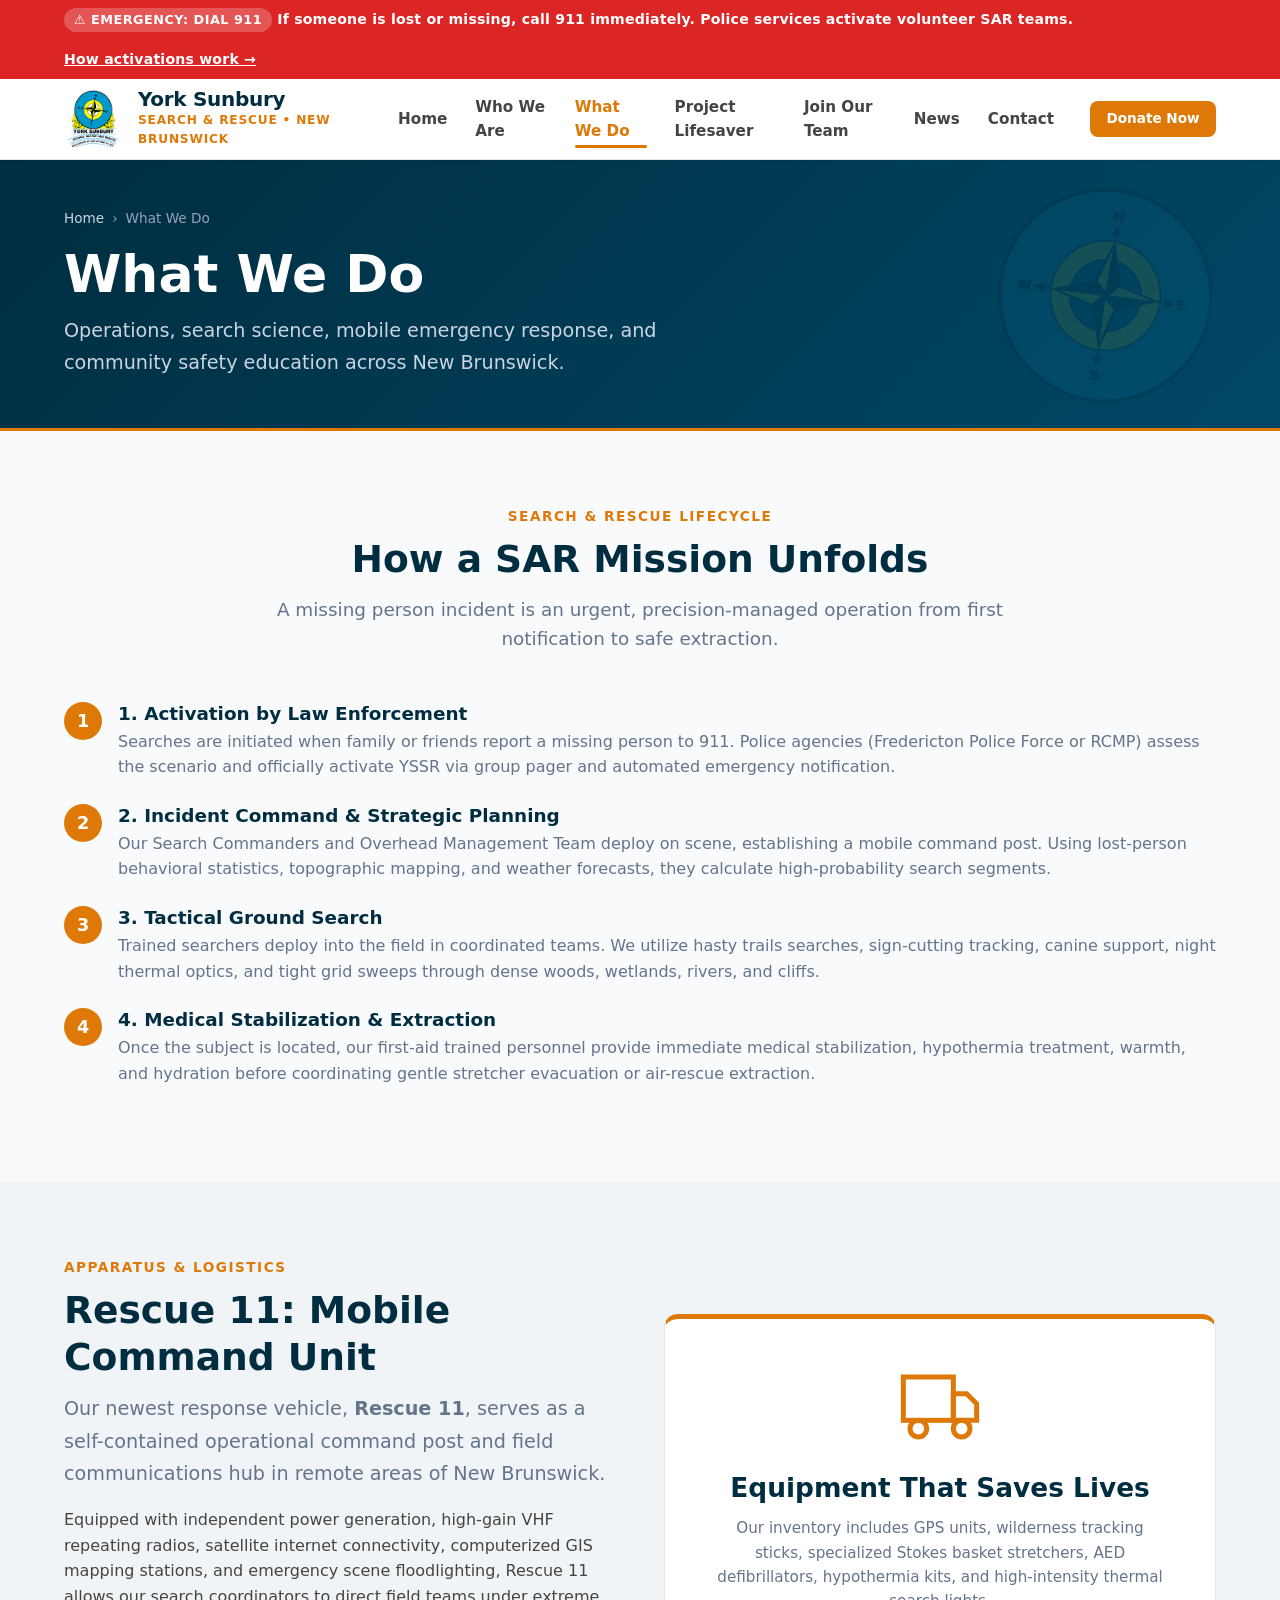
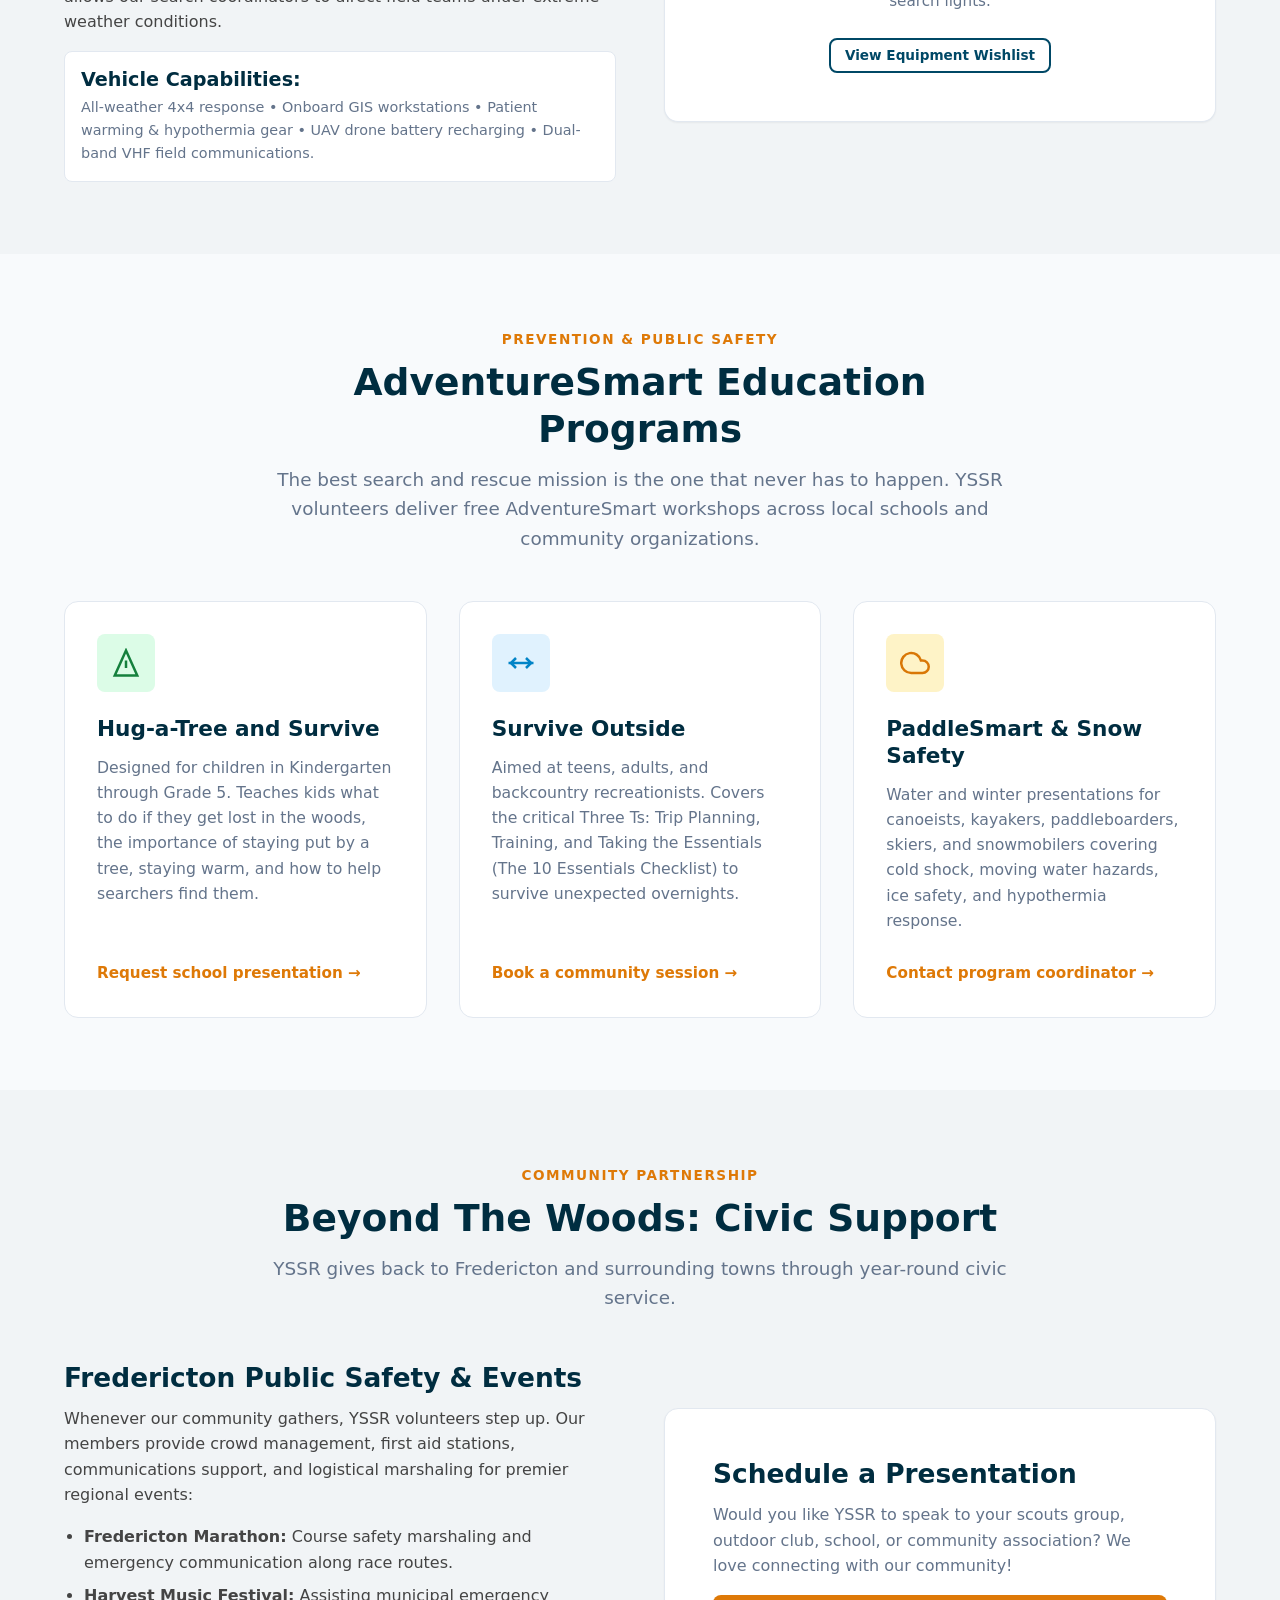
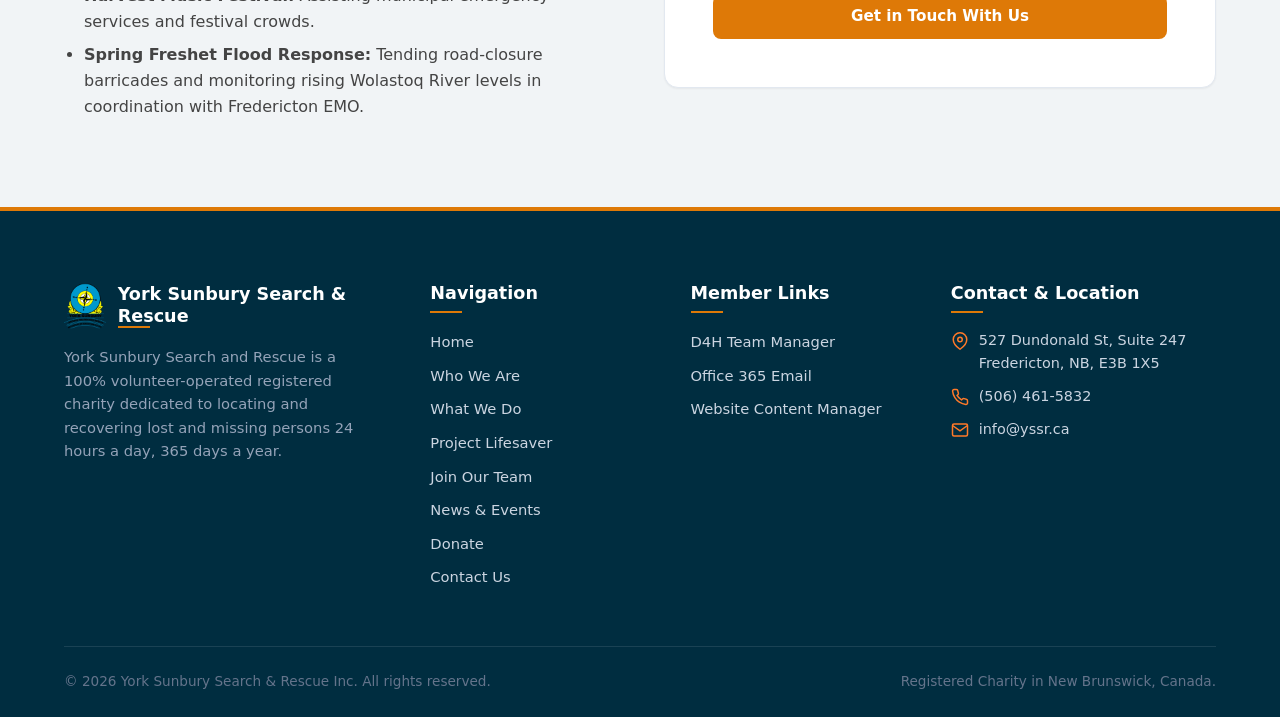
<file: services.html>
<!DOCTYPE html>
<html lang="en">
<head>
  <meta charset="UTF-8">
  <meta name="viewport" content="width=device-width, initial-scale=1.0">
  <title>What We Do | York Sunbury Search and Rescue (YSSR)</title>
  <meta name="description" content="Discover the operational capabilities, emergency search and rescue tactics, specialized equipment, Rescue 11, and AdventureSmart education programs of YSSR.">
  <link rel="icon" type="image/svg+xml" href="assets/images/favicon.ico">
  <link rel="stylesheet" href="css/styles.css">
</head>
<body>
  <a href="#main-content" class="skip-to-content">Skip to main content</a>

  <!-- Emergency 911 Bar -->
  <aside class="emergency-banner" aria-label="Emergency Notice">
    <div class="container">
      <div>
        <span class="emergency-pill">&#9888; EMERGENCY: DIAL 911</span>
        <span>If someone is lost or missing, call 911 immediately. Police services activate volunteer SAR teams.</span>
      </div>
      <div>
        <a href="contact.html#emergency-info">How activations work &rarr;</a>
      </div>
    </div>
  </aside>

  <!-- Main Header & Navigation -->
  <header class="site-header">
    <div class="container header-inner">
      <a href="index.html" class="brand-identity">
        <img src="assets/images/logo.png" alt="York Sunbury Search and Rescue Crest" class="brand-logo-img">
        <div class="brand-titles">
          <span class="brand-name">York Sunbury</span>
          <span class="brand-sub">Search &amp; Rescue • New Brunswick</span>
        </div>
      </a>

      <nav class="main-nav" aria-label="Primary Navigation">
        <button type="button" class="mobile-nav-toggle" id="mobileNavToggle" aria-expanded="false" aria-label="Toggle navigation menu">
          <svg viewBox="0 0 24 24" fill="none" stroke="currentColor" stroke-width="2.5" stroke-linecap="round"><line x1="3" y1="12" x2="21" y2="12"/><line x1="3" y1="6" x2="21" y2="6"/><line x1="3" y1="18" x2="21" y2="18"/></svg>
        </button>

        <ul class="nav-links" id="mainNavLinks">
          <li><a href="index.html">Home</a></li>
          <li><a href="about.html">Who We Are</a></li>
          <li><a href="services.html" class="active">What We Do</a></li>
          <li><a href="project-lifesaver.html">Project Lifesaver</a></li>
          <li><a href="join.html">Join Our Team</a></li>
          <li><a href="news.html">News</a></li>
          <li><a href="contact.html">Contact</a></li>
        </ul>
      </nav>

      <div class="nav-actions">
        <a href="donate.html" class="btn btn-primary btn-sm">Donate Now</a>
      </div>
    </div>
  </header>

  <main id="main-content">
    <section class="page-hero">
      <div class="container">
        <nav class="breadcrumb" aria-label="Breadcrumb">
          <a href="index.html">Home</a> &rsaquo; <span>What We Do</span>
        </nav>
        <h1>What We Do</h1>
        <p class="lead">
          Operations, search science, mobile emergency response, and community safety education across New Brunswick.
        </p>
      </div>
    </section>

    <!-- Operational Lifecycle Section -->
    <section class="section" id="operations">
      <div class="container">
        <div class="section-header">
          <span class="section-tag">Search &amp; Rescue Lifecycle</span>
          <h2>How a SAR Mission Unfolds</h2>
          <p class="section-desc">A missing person incident is an urgent, precision-managed operation from first notification to safe extraction.</p>
        </div>

        <ol class="steps-list">
          <li>
            <h4>1. Activation by Law Enforcement</h4>
            <p>Searches are initiated when family or friends report a missing person to 911. Police agencies (Fredericton Police Force or RCMP) assess the scenario and officially activate YSSR via group pager and automated emergency notification.</p>
          </li>
          <li>
            <h4>2. Incident Command &amp; Strategic Planning</h4>
            <p>Our Search Commanders and Overhead Management Team deploy on scene, establishing a mobile command post. Using lost-person behavioral statistics, topographic mapping, and weather forecasts, they calculate high-probability search segments.</p>
          </li>
          <li>
            <h4>3. Tactical Ground Search</h4>
            <p>Trained searchers deploy into the field in coordinated teams. We utilize hasty trails searches, sign-cutting tracking, canine support, night thermal optics, and tight grid sweeps through dense woods, wetlands, rivers, and cliffs.</p>
          </li>
          <li>
            <h4>4. Medical Stabilization &amp; Extraction</h4>
            <p>Once the subject is located, our first-aid trained personnel provide immediate medical stabilization, hypothermia treatment, warmth, and hydration before coordinating gentle stretcher evacuation or air-rescue extraction.</p>
          </li>
        </ol>
      </div>
    </section>

    <!-- Apparatus & Specialized Vehicles Spotlight -->
    <section class="section section-alt" id="apparatus">
      <div class="container">
        <div class="spotlight-grid">
          <div>
            <span class="section-tag">Apparatus &amp; Logistics</span>
            <h2>Rescue 11: Mobile Command Unit</h2>
            <p class="lead">
              Our newest response vehicle, <strong>Rescue 11</strong>, serves as a self-contained operational command post and field communications hub in remote areas of New Brunswick.
            </p>
            <p>
              Equipped with independent power generation, high-gain VHF repeating radios, satellite internet connectivity, computerized GIS mapping stations, and emergency scene floodlighting, Rescue 11 allows our search coordinators to direct field teams under extreme weather conditions.
            </p>
            <div style="background:#ffffff; border:1px solid var(--color-border); border-radius:var(--radius-md); padding:1rem; margin-top:1rem;">
              <h4 style="margin-bottom:0.25rem;">Vehicle Capabilities:</h4>
              <p style="font-size:0.9rem; color:var(--color-text-muted); margin-bottom:0;">
                All-weather 4x4 response &bull; Onboard GIS workstations &bull; Patient warming &amp; hypothermia gear &bull; UAV drone battery recharging &bull; Dual-band VHF field communications.
              </p>
            </div>
          </div>

          <div>
            <div class="content-card" style="text-align: center; border-top: 5px solid var(--color-sar-orange); margin-bottom: 0;">
              <svg viewBox="0 0 24 24" fill="none" stroke="currentColor" stroke-width="1.5" style="width: 80px; height: 80px; margin: 0 auto 1rem auto; color: var(--color-sar-orange);">
                <rect x="1" y="3" width="15" height="13"></rect>
                <polygon points="16 8 20 8 23 11 23 16 16 16 16 8"></polygon>
                <circle cx="5.5" cy="18.5" r="2.5"></circle>
                <circle cx="18.5" cy="18.5" r="2.5"></circle>
              </svg>
              <h3>Equipment That Saves Lives</h3>
              <p style="color: var(--color-text-muted); font-size: 0.95rem;">
                Our inventory includes GPS units, wilderness tracking sticks, specialized Stokes basket stretchers, AED defibrillators, hypothermia kits, and high-intensity thermal search lights.
              </p>
              <a href="donate.html#wishlist" class="btn btn-outline-navy btn-sm" style="margin-top: 0.5rem;">View Equipment Wishlist</a>
            </div>
          </div>
        </div>
      </div>
    </section>

    <!-- Prevention & AdventureSmart Programs -->
    <section class="section" id="education">
      <div class="container">
        <div class="section-header">
          <span class="section-tag">Prevention &amp; Public Safety</span>
          <h2>AdventureSmart Education Programs</h2>
          <p class="section-desc">The best search and rescue mission is the one that never has to happen. YSSR volunteers deliver free AdventureSmart workshops across local schools and community organizations.</p>
        </div>

        <div class="pillars-grid">
          <div class="pillar-card">
            <div class="pillar-icon-box" style="background-color: var(--color-forest-light); color: var(--color-forest);">
              <svg viewBox="0 0 24 24" fill="none" stroke="currentColor" stroke-width="2"><path d="M12 2L3 22h18L12 2z"/><path d="M12 10v6"/><path d="M12 18h.01"/></svg>
            </div>
            <h3>Hug-a-Tree and Survive</h3>
            <p>Designed for children in Kindergarten through Grade 5. Teaches kids what to do if they get lost in the woods, the importance of staying put by a tree, staying warm, and how to help searchers find them.</p>
            <a href="contact.html?subject=Hug+a+Tree+Presentation" class="card-link">Request school presentation &rarr;</a>
          </div>

          <div class="pillar-card">
            <div class="pillar-icon-box" style="background-color: #e0f2fe; color: #0284c7;">
              <svg viewBox="0 0 24 24" fill="none" stroke="currentColor" stroke-width="2"><path d="M2 12h20"/><path d="M20 12l-4-4m4 4l-4 4M4 12l4-4m-4 4l4 4"/></svg>
            </div>
            <h3>Survive Outside</h3>
            <p>Aimed at teens, adults, and backcountry recreationists. Covers the critical Three Ts: Trip Planning, Training, and Taking the Essentials (The 10 Essentials Checklist) to survive unexpected overnights.</p>
            <a href="contact.html?subject=Survive+Outside+Workshop" class="card-link">Book a community session &rarr;</a>
          </div>

          <div class="pillar-card">
            <div class="pillar-icon-box" style="background-color: #fef3c7; color: #d97706;">
              <svg viewBox="0 0 24 24" fill="none" stroke="currentColor" stroke-width="2"><path d="M18 10h-1.26A8 8 0 1 0 9 20h9a5 5 0 0 0 0-10z"/></svg>
            </div>
            <h3>PaddleSmart &amp; Snow Safety</h3>
            <p>Water and winter presentations for canoeists, kayakers, paddleboarders, skiers, and snowmobilers covering cold shock, moving water hazards, ice safety, and hypothermia response.</p>
            <a href="contact.html?subject=PaddleSmart+Program" class="card-link">Contact program coordinator &rarr;</a>
          </div>
        </div>
      </div>
    </section>

    <!-- Community Involvement -->
    <section class="section section-alt" id="community">
      <div class="container">
        <div class="section-header">
          <span class="section-tag">Community Partnership</span>
          <h2>Beyond The Woods: Civic Support</h2>
          <p class="section-desc">YSSR gives back to Fredericton and surrounding towns through year-round civic service.</p>
        </div>

        <div class="spotlight-grid">
          <div>
            <h3>Fredericton Public Safety &amp; Events</h3>
            <p>
              Whenever our community gathers, YSSR volunteers step up. Our members provide crowd management, first aid stations, communications support, and logistical marshaling for premier regional events:
            </p>
            <ul style="padding-left: 1.25rem;">
              <li style="margin-bottom: 0.5rem;"><strong>Fredericton Marathon:</strong> Course safety marshaling and emergency communication along race routes.</li>
              <li style="margin-bottom: 0.5rem;"><strong>Harvest Music Festival:</strong> Assisting municipal emergency services and festival crowds.</li>
              <li style="margin-bottom: 0.5rem;"><strong>Spring Freshet Flood Response:</strong> Tending road-closure barricades and monitoring rising Wolastoq River levels in coordination with Fredericton EMO.</li>
            </ul>
          </div>

          <div>
            <div class="content-card" style="margin-bottom: 0;">
              <h3>Schedule a Presentation</h3>
              <p style="color: var(--color-text-muted);">
                Would you like YSSR to speak to your scouts group, outdoor club, school, or community association? We love connecting with our community!
              </p>
              <a href="contact.html" class="btn btn-primary" style="width: 100%;">Get in Touch With Us</a>
            </div>
          </div>
        </div>
      </div>
    </section>
  </main>

  <!-- Site Footer -->
  <footer class="site-footer">
    <div class="container">
      <div class="footer-grid">
        <div class="footer-col">
          <div style="display:flex; align-items:center; gap: 12px; margin-bottom: 1rem;">
            <img src="assets/images/logo.png" alt="YSSR" style="width: 46px; height: 46px; object-fit: contain;">
            <h4 style="margin: 0; padding: 0;">York Sunbury Search & Rescue</h4>
          </div>
          <p class="footer-brand-bio">
            York Sunbury Search and Rescue is a 100% volunteer-operated registered charity dedicated to locating and recovering lost and missing persons 24 hours a day, 365 days a year.
          </p>
        </div>

        <div class="footer-col">
          <h4>Navigation</h4>
          <ul>
            <li><a href="index.html">Home</a></li>
            <li><a href="about.html">Who We Are</a></li>
            <li><a href="services.html">What We Do</a></li>
            <li><a href="project-lifesaver.html">Project Lifesaver</a></li>
            <li><a href="join.html">Join Our Team</a></li>
            <li><a href="news.html">News &amp; Events</a></li>
            <li><a href="donate.html">Donate</a></li>
            <li><a href="contact.html">Contact Us</a></li>
          </ul>
        </div>

        <div class="footer-col">
          <h4>Member Links</h4>
          <ul>
            <li><a href="https://yorksunbury.team-manager.ca.d4h.com/dashboard" target="_blank" rel="noopener">D4H Team Manager</a></li>
            <li><a href="https://outlook.office.com/" target="_blank" rel="noopener">Office 365 Email</a></li>
            <li><a href="admin.html">Website Content Manager</a></li>
          </ul>
        </div>

        <div class="footer-col">
          <h4>Contact &amp; Location</h4>
          <div class="footer-contact-item">
            <svg viewBox="0 0 24 24" fill="none" stroke="currentColor" stroke-width="2"><path d="M21 10c0 7-9 13-9 13s-9-6-9-13a9 9 0 0 1 18 0z"/><circle cx="12" cy="10" r="3"/></svg>
            <span>527 Dundonald St, Suite 247<br>Fredericton, NB, E3B 1X5</span>
          </div>
          <div class="footer-contact-item">
            <svg viewBox="0 0 24 24" fill="none" stroke="currentColor" stroke-width="2"><path d="M22 16.92v3a2 2 0 0 1-2.18 2 19.79 19.79 0 0 1-8.63-3.07 19.5 19.5 0 0 1-6-6 19.79 19.79 0 0 1-3.07-8.67A2 2 0 0 1 4.11 2h3a2 2 0 0 1 2 1.72 12.84 12.84 0 0 0 .7 2.81 2 2 0 0 1-.45 2.11L8.09 9.91a16 16 0 0 0 6 6l1.27-1.27a2 2 0 0 1 2.11-.45 12.84 12.84 0 0 0 2.81.7A2 2 0 0 1 22 16.92z"/></svg>
            <span>(506) 461-5832</span>
          </div>
          <div class="footer-contact-item">
            <svg viewBox="0 0 24 24" fill="none" stroke="currentColor" stroke-width="2"><path d="M4 4h16c1.1 0 2 .9 2 2v12c0 1.1-.9 2-2 2H4c-1.1 0-2-.9-2-2V6c0-1.1.9-2 2-2z"/><polyline points="22,6 12,13 2,6"/></svg>
            <span>info@yssr.ca</span>
          </div>
        </div>
      </div>

      <div class="footer-bottom">
        <div>&copy; 2026 York Sunbury Search &amp; Rescue Inc. All rights reserved.</div>
        <div>Registered Charity in New Brunswick, Canada.</div>
      </div>
    </div>
  </footer>

  <script src="js/data-loader.js"></script>
  <script src="js/main.js"></script>
</body>
</html>
</file>
<file: css/styles.css>
/* ==========================================================================
   York Sunbury Search and Rescue (YSSR) - Master Stylesheet
   Modern, accessible, fast, and responsive stylesheet
   ========================================================================== */

:root {
  /* Official YSSR Brand Color Palette */
  --color-primary-navy: #004866;       /* Official Dark Teal / Deep Navy */
  --color-navy-dark: #002d40;          /* Deep rich background navy */
  --color-navy-medium: #004866;        /* Official primary */
  --color-navy-light: #0090cc;         /* Official Bright SAR Blue */
  
  --color-sar-blue: #0090cc;           /* Official SAR Blue */
  --color-sar-blue-hover: #007bb0;     /* Blue Hover */
  --color-sar-blue-light: #e6f6fc;     /* Soft Blue Tint */
  --color-sar-teal-dark: #004866;      /* Official Deep Teal */

  --color-sar-orange: #de7907;         /* Official YSSR Warm Safety Orange */
  --color-sar-orange-hover: #be6504;   /* Deep Orange Hover */
  --color-sar-orange-light: #fef5ea;   /* Warm Orange Tint */
  --color-sar-orange-bright: #de7907;  /* Official Warm Orange */

  --color-gold: #ffff00;               /* Official Hi-Vis Rescue Yellow */
  --color-gold-light: #fffde6;         /* Soft Yellow Tint */

  --color-forest: #15803d;             /* AdventureSmart / Nature Accent */
  --color-forest-light: #dcfce7;

  --color-danger-red: #dc2626;         /* Emergency 911 Red */
  --color-danger-bg: #fee2e2;

  /* Official Neutrals */
  --color-white: #ffffff;              /* Official White */
  --color-black: #000000;              /* Official Black */
  --color-charcoal: #444444;           /* Official Dark Charcoal Grey */
  --color-silver: #a6a1a1;             /* Official Silver / Muted Slate */

  --color-bg-light: #f8fafc;
  --color-bg-alt: #f1f4f6;
  --color-border: #e2e8f0;
  --color-border-dark: #a6a1a1;

  --color-text-main: #444444;          /* Official Charcoal Text */
  --color-text-muted: #64748b;
  --color-text-light: #a6a1a1;         /* Official Silver Text */
  --color-text-inverse: #ffffff;

  /* Typography */
  --font-family-base: system-ui, -apple-system, BlinkMacSystemFont, 'Segoe UI', Roboto, Helvetica, Arial, sans-serif;
  --font-family-heading: system-ui, -apple-system, BlinkMacSystemFont, 'Segoe UI', Roboto, Helvetica, Arial, sans-serif;

  /* Spacing */
  --space-xxs: 0.25rem;
  --space-xs: 0.5rem;
  --space-sm: 0.75rem;
  --space-md: 1rem;
  --space-lg: 1.5rem;
  --space-xl: 2rem;
  --space-2xl: 3rem;
  --space-3xl: 4.5rem;

  /* Borders & Shadows */
  --radius-sm: 4px;
  --radius-md: 8px;
  --radius-lg: 14px;
  --radius-xl: 20px;
  --radius-full: 9999px;

  --shadow-sm: 0 1px 2px 0 rgba(0, 0, 0, 0.05);
  --shadow-md: 0 4px 6px -1px rgba(0, 0, 0, 0.08), 0 2px 4px -2px rgba(0, 0, 0, 0.05);
  --shadow-lg: 0 10px 15px -3px rgba(0, 0, 0, 0.1), 0 4px 6px -4px rgba(0, 0, 0, 0.05);
  --shadow-xl: 0 20px 25px -5px rgba(0, 0, 0, 0.12), 0 8px 10px -6px rgba(0, 0, 0, 0.04);

  --max-content-width: 1200px;
  --transition-normal: 0.25s cubic-bezier(0.16, 1, 0.3, 1);
}

/* Base Reset & Typography */
*, *::before, *::after {
  box-sizing: border-box;
  margin: 0;
  padding: 0;
}

html {
  font-size: 16px;
  scroll-behavior: smooth;
  scroll-padding-top: 80px;
}

body {
  font-family: var(--font-family-base);
  color: var(--color-text-main);
  background-color: var(--color-bg-light);
  line-height: 1.6;
  -webkit-font-smoothing: antialiased;
}

img, svg {
  display: block;
  max-width: 100%;
}

a {
  color: var(--color-sar-orange);
  text-decoration: none;
  transition: color var(--transition-normal);
}

a:hover, a:focus-visible {
  color: var(--color-sar-orange-hover);
  text-decoration: underline;
}

button, input, textarea, select {
  font: inherit;
}

h1, h2, h3, h4, h5, h6 {
  font-family: var(--font-family-heading);
  color: var(--color-navy-dark);
  line-height: 1.25;
  font-weight: 800;
  margin-bottom: var(--space-sm);
}

h1 { font-size: clamp(2rem, 4vw + 1rem, 3.25rem); }
h2 { font-size: clamp(1.75rem, 3vw + 0.5rem, 2.35rem); }
h3 { font-size: clamp(1.35rem, 2vw + 0.5rem, 1.65rem); }
h4 { font-size: 1.2rem; }

p {
  margin-bottom: var(--space-md);
}

p.lead {
  font-size: 1.2rem;
  line-height: 1.7;
  color: var(--color-text-muted);
}

ul, ol {
  margin-bottom: var(--space-md);
  padding-left: var(--space-xl);
}

/* Accessibility Skip Link */
.skip-to-content {
  position: absolute;
  top: -100px;
  left: var(--space-md);
  background: var(--color-sar-orange);
  color: #fff;
  padding: var(--space-xs) var(--space-md);
  z-index: 9999;
  border-radius: var(--radius-sm);
  font-weight: 700;
  transition: top 0.2s ease;
}

.skip-to-content:focus {
  top: var(--space-md);
}

/* Layout Container */
.container {
  width: 100%;
  max-width: var(--max-content-width);
  margin-left: auto;
  margin-right: auto;
  padding-left: var(--space-lg);
  padding-right: var(--space-lg);
}

.container-narrow {
  max-width: 860px;
}

/* Top Emergency Bar */
.emergency-banner {
  background-color: var(--color-danger-red);
  color: #ffffff;
  padding: var(--space-xs) var(--space-md);
  font-size: 0.88rem;
  font-weight: 600;
  letter-spacing: 0.2px;
}

.emergency-banner .container {
  display: flex;
  align-items: center;
  justify-content: space-between;
  gap: var(--space-md);
  flex-wrap: wrap;
}

.emergency-banner a {
  color: #ffffff;
  text-decoration: underline;
  font-weight: 800;
}

.emergency-banner a:hover {
  opacity: 0.9;
}

.emergency-pill {
  display: inline-flex;
  align-items: center;
  gap: 6px;
  background-color: rgba(255, 255, 255, 0.22);
  padding: 2px 10px;
  border-radius: var(--radius-full);
  font-size: 0.8rem;
  text-transform: uppercase;
  letter-spacing: 0.5px;
}

/* Announcement Top Ticker */
.recruitment-ticker {
  background-color: var(--color-navy-dark);
  color: #ffffff;
  border-bottom: 1px solid rgba(255, 255, 255, 0.1);
  padding: 6px var(--space-md);
  font-size: 0.85rem;
}

.recruitment-ticker .container {
  display: flex;
  align-items: center;
  justify-content: space-between;
  gap: var(--space-md);
}

.badge-tag {
  display: inline-block;
  background-color: var(--color-sar-orange);
  color: #ffffff;
  font-weight: 800;
  font-size: 0.72rem;
  padding: 2px 8px;
  border-radius: var(--radius-sm);
  text-transform: uppercase;
  margin-right: var(--space-xs);
}

.member-links-quick {
  display: flex;
  align-items: center;
  gap: var(--space-md);
  font-size: 0.8rem;
}

.member-links-quick a {
  color: var(--color-text-light);
  display: inline-flex;
  align-items: center;
  gap: 4px;
}

.member-links-quick a:hover {
  color: #ffffff;
  text-decoration: none;
}

/* Site Navigation Header */
.site-header {
  position: sticky;
  top: 0;
  background-color: #ffffff;
  border-bottom: 1px solid var(--color-border);
  box-shadow: var(--shadow-sm);
  z-index: 1000;
}

.header-inner {
  display: flex;
  align-items: center;
  justify-content: space-between;
  min-height: 80px;
  gap: var(--space-lg);
}

.brand-identity {
  display: flex;
  align-items: center;
  gap: var(--space-md);
  text-decoration: none !important;
}

.brand-logo-img {
  width: 58px;
  height: 58px;
  object-fit: contain;
  flex-shrink: 0;
  transition: transform 0.3s ease;
}

.brand-identity:hover .brand-logo-img {
  transform: scale(1.05);
}

.brand-titles {
  display: flex;
  flex-direction: column;
}

.brand-name {
  font-size: 1.25rem;
  font-weight: 900;
  color: var(--color-navy-dark);
  line-height: 1.15;
  letter-spacing: -0.3px;
}

.brand-sub {
  font-size: 0.76rem;
  font-weight: 700;
  color: var(--color-sar-orange);
  letter-spacing: 0.8px;
  text-transform: uppercase;
}

/* Nav Menu */
.main-nav {
  display: flex;
  align-items: center;
  gap: var(--space-xs);
}

.nav-links {
  list-style: none;
  display: flex;
  align-items: center;
  gap: 4px;
  margin: 0;
  padding: 0;
}

.nav-links li a {
  display: inline-block;
  padding: var(--space-xs) var(--space-sm);
  color: var(--color-text-main);
  font-weight: 700;
  font-size: 0.95rem;
  border-radius: var(--radius-md);
  transition: all var(--transition-normal);
  text-decoration: none;
}

.nav-links li a:hover,
.nav-links li a:focus-visible {
  color: var(--color-sar-orange);
  background-color: var(--color-sar-orange-light);
}

.nav-links li a.active {
  color: var(--color-sar-orange);
  font-weight: 800;
  position: relative;
}

.nav-links li a.active::after {
  content: '';
  display: block;
  height: 3px;
  background-color: var(--color-sar-orange);
  width: 100%;
  margin: 2px auto -5px auto;
  border-radius: var(--radius-full);
}

/* Header Action Buttons */
.nav-actions {
  display: flex;
  align-items: center;
  gap: var(--space-sm);
}

/* Button Component Library */
.btn {
  display: inline-flex;
  align-items: center;
  justify-content: center;
  gap: var(--space-xs);
  padding: 0.65rem 1.35rem;
  border-radius: var(--radius-md);
  font-weight: 700;
  font-size: 0.95rem;
  line-height: 1.25;
  text-align: center;
  cursor: pointer;
  border: 2px solid transparent;
  transition: all var(--transition-normal);
  text-decoration: none !important;
  white-space: nowrap;
}

.btn-sm {
  padding: 0.45rem 0.9rem;
  font-size: 0.85rem;
}

.btn-lg {
  padding: 0.9rem 1.85rem;
  font-size: 1.05rem;
}

.btn-primary {
  background-color: var(--color-sar-orange);
  color: #ffffff !important;
}

.btn-primary:hover, .btn-primary:focus-visible {
  background-color: var(--color-sar-orange-hover);
  box-shadow: 0 4px 12px rgba(224, 78, 0, 0.35);
  transform: translateY(-1px);
}

.btn-navy {
  background-color: var(--color-primary-navy);
  color: #ffffff !important;
}

.btn-navy:hover, .btn-navy:focus-visible {
  background-color: var(--color-sar-blue);
  box-shadow: 0 4px 12px rgba(0, 72, 102, 0.35);
  transform: translateY(-1px);
}

.btn-blue {
  background-color: var(--color-sar-blue);
  color: #ffffff !important;
}

.btn-blue:hover, .btn-blue:focus-visible {
  background-color: var(--color-sar-blue-hover);
  box-shadow: 0 4px 12px rgba(0, 144, 204, 0.35);
  transform: translateY(-1px);
}

.btn-outline-white {
  background-color: transparent;
  border-color: #ffffff;
  color: #ffffff !important;
}

.btn-outline-white:hover {
  background-color: #ffffff;
  color: var(--color-navy-dark) !important;
}

.btn-outline-navy {
  background-color: transparent;
  border-color: var(--color-primary-navy);
  color: var(--color-primary-navy) !important;
}

.btn-outline-navy:hover {
  background-color: var(--color-primary-navy);
  color: #ffffff !important;
}

.btn-secondary {
  background-color: var(--color-bg-alt);
  border-color: var(--color-border);
  color: var(--color-text-main) !important;
}

.btn-secondary:hover {
  background-color: var(--color-border);
}

/* Mobile Nav Toggle */
.mobile-nav-toggle {
  display: none;
  background: none;
  border: none;
  cursor: pointer;
  padding: var(--space-xs);
  color: var(--color-navy-dark);
}

.mobile-nav-toggle svg {
  width: 28px;
  height: 28px;
}

/* Hero Section */
.hero-section {
  position: relative;
  background: linear-gradient(135deg, rgba(0, 45, 64, 0.96) 0%, rgba(0, 72, 102, 0.92) 100%);
  color: #ffffff;
  padding: var(--space-3xl) 0 var(--space-2xl) 0;
  overflow: hidden;
}

/* Watermark Compass in Background */
.hero-section::before {
  content: '';
  position: absolute;
  top: 50%;
  right: -5%;
  transform: translateY(-50%);
  width: 580px;
  height: 580px;
  background-image: url('../assets/images/compass.png');
  background-repeat: no-repeat;
  background-position: center;
  background-size: contain;
  opacity: 0.10;
  pointer-events: none;
  z-index: 1;
}

.hero-inner {
  position: relative;
  z-index: 2;
  display: grid;
  grid-template-columns: 1.25fr 0.75fr;
  align-items: center;
  gap: var(--space-2xl);
}

.hero-eyebrow {
  display: inline-flex;
  align-items: center;
  gap: var(--space-xs);
  background-color: rgba(222, 121, 7, 0.22);
  border: 1px solid var(--color-sar-orange);
  color: #ffaa42;
  font-size: 0.85rem;
  font-weight: 800;
  padding: 4px 14px;
  border-radius: var(--radius-full);
  margin-bottom: var(--space-md);
  text-transform: uppercase;
  letter-spacing: 1px;
}

.hero-title {
  color: #ffffff;
  margin-bottom: var(--space-md);
  letter-spacing: -0.5px;
}

.hero-title span {
  color: var(--color-sar-orange);
}

.hero-desc {
  font-size: 1.25rem;
  line-height: 1.7;
  color: #e2e8f0;
  margin-bottom: var(--space-xl);
  max-width: 600px;
}

.hero-actions {
  display: flex;
  flex-wrap: wrap;
  gap: var(--space-md);
  margin-bottom: var(--space-xl);
}

.hero-trust-badges {
  display: flex;
  flex-wrap: wrap;
  align-items: center;
  gap: var(--space-lg);
  padding-top: var(--space-md);
  border-top: 1px solid rgba(255, 255, 255, 0.18);
  font-size: 0.88rem;
  color: var(--color-silver);
}

.trust-item {
  display: flex;
  align-items: center;
  gap: 8px;
}

.trust-item svg {
  width: 18px;
  height: 18px;
  color: var(--color-sar-orange);
}

/* Hero Badge Card */
.hero-card {
  position: relative;
  background: rgba(255, 255, 255, 0.06);
  backdrop-filter: blur(10px);
  border: 1px solid rgba(255, 255, 255, 0.2);
  border-radius: var(--radius-lg);
  padding: var(--space-xl);
  text-align: center;
  box-shadow: var(--shadow-xl);
}

.hero-emblem {
  width: 170px;
  height: 170px;
  object-fit: contain;
  margin: 0 auto var(--space-md) auto;
  filter: drop-shadow(0 10px 18px rgba(0,0,0,0.45));
}

.hero-card h3 {
  color: #ffffff;
  font-size: 1.35rem;
  margin-bottom: var(--space-xs);
}

.hero-card p {
  color: var(--color-silver);
  font-size: 0.92rem;
  margin-bottom: var(--space-md);
}

.hero-card-stats {
  display: grid;
  grid-template-columns: 1fr 1fr;
  gap: var(--space-sm);
  background: rgba(0, 0, 0, 0.35);
  padding: var(--space-sm);
  border-radius: var(--radius-md);
}

.stat-item-mini strong {
  display: block;
  font-size: 1.3rem;
  color: var(--color-sar-orange);
  font-weight: 800;
}

.stat-item-mini span {
  font-size: 0.75rem;
  color: #cbd5e1;
  text-transform: uppercase;
}

/* Metrics Banner / Stats Bar */
.metrics-bar {
  background-color: #ffffff;
  border-bottom: 1px solid var(--color-border);
  padding: var(--space-xl) 0;
  box-shadow: var(--shadow-sm);
}

.metrics-grid {
  display: grid;
  grid-template-columns: repeat(4, 1fr);
  gap: var(--space-lg);
}

.metric-card {
  text-align: center;
  padding: var(--space-md);
  border-right: 1px solid var(--color-border);
}

.metric-card:last-child {
  border-right: none;
}

.metric-number {
  font-size: clamp(2rem, 3vw, 2.75rem);
  font-weight: 900;
  color: var(--color-sar-orange);
  line-height: 1.1;
  margin-bottom: 4px;
}

.metric-label {
  font-size: 1.05rem;
  font-weight: 800;
  color: var(--color-navy-dark);
  margin-bottom: 4px;
}

.metric-detail {
  font-size: 0.85rem;
  color: var(--color-text-muted);
}

/* Sections Global */
.section {
  padding: var(--space-3xl) 0;
}

.section-alt {
  background-color: var(--color-bg-alt);
}

.section-navy {
  background-color: var(--color-primary-navy);
  color: #ffffff;
}

.section-navy h2, .section-navy h3 {
  color: #ffffff;
}

.section-header {
  text-align: center;
  max-width: 760px;
  margin: 0 auto var(--space-2xl) auto;
}

.section-tag {
  display: inline-block;
  color: var(--color-sar-orange);
  font-weight: 800;
  font-size: 0.85rem;
  text-transform: uppercase;
  letter-spacing: 1.5px;
  margin-bottom: var(--space-xs);
}

.section-desc {
  font-size: 1.15rem;
  color: var(--color-text-muted);
}

.section-navy .section-desc {
  color: #cbd5e1;
}

/* Pillars / Services Grid */
.pillars-grid {
  display: grid;
  grid-template-columns: repeat(auto-fit, minmax(260px, 1fr));
  gap: var(--space-xl);
}

.pillar-card {
  background: #ffffff;
  border: 1px solid var(--color-border);
  border-radius: var(--radius-lg);
  padding: var(--space-xl);
  transition: all var(--transition-normal);
  display: flex;
  flex-direction: column;
}

.pillar-card:hover {
  transform: translateY(-5px);
  box-shadow: var(--shadow-lg);
  border-color: var(--color-sar-orange);
}

.pillar-icon-box {
  width: 58px;
  height: 58px;
  border-radius: var(--radius-md);
  background-color: var(--color-sar-orange-light);
  color: var(--color-sar-orange);
  display: flex;
  align-items: center;
  justify-content: center;
  margin-bottom: var(--space-lg);
}

.pillar-icon-box svg {
  width: 30px;
  height: 30px;
}

.pillar-card h3 {
  font-size: 1.35rem;
  margin-bottom: var(--space-sm);
}

.pillar-card p {
  color: var(--color-text-muted);
  font-size: 0.98rem;
  flex-grow: 1;
}

.card-link {
  display: inline-flex;
  align-items: center;
  gap: 6px;
  font-weight: 800;
  font-size: 0.95rem;
  color: var(--color-sar-orange);
  margin-top: var(--space-sm);
}

.card-link svg {
  width: 16px;
  height: 16px;
  transition: transform 0.2s ease;
}

.card-link:hover svg {
  transform: translateX(4px);
}

/* News Cards Grid */
.news-grid {
  display: grid;
  grid-template-columns: repeat(auto-fit, minmax(320px, 1fr));
  gap: var(--space-xl);
}

.news-card {
  background: #ffffff;
  border: 1px solid var(--color-border);
  border-radius: var(--radius-lg);
  overflow: hidden;
  display: flex;
  flex-direction: column;
  transition: all var(--transition-normal);
}

.news-card:hover {
  transform: translateY(-4px);
  box-shadow: var(--shadow-md);
  border-color: var(--color-border-dark);
}

.news-card-badge-wrap {
  padding: var(--space-lg) var(--space-lg) 0 var(--space-lg);
  display: flex;
  justify-content: space-between;
  align-items: center;
}

.news-category-badge {
  background-color: var(--color-sar-orange-light);
  color: var(--color-sar-orange);
  font-size: 0.75rem;
  font-weight: 800;
  text-transform: uppercase;
  padding: 3px 10px;
  border-radius: var(--radius-full);
}

.news-date {
  font-size: 0.85rem;
  color: var(--color-text-light);
  font-weight: 600;
}

.news-card-body {
  padding: var(--space-md) var(--space-lg) var(--space-lg) var(--space-lg);
  display: flex;
  flex-direction: column;
  flex-grow: 1;
}

.news-card-title {
  font-size: 1.25rem;
  line-height: 1.35;
  margin-bottom: var(--space-xs);
  color: var(--color-navy-dark);
}

.news-card-excerpt {
  color: var(--color-text-muted);
  font-size: 0.95rem;
  line-height: 1.55;
  margin-bottom: var(--space-md);
  flex-grow: 1;
}

/* Endorsement / Police Quote Banner */
.endorsement-box {
  background: linear-gradient(135deg, var(--color-navy-dark) 0%, var(--color-navy-medium) 100%);
  color: #ffffff;
  border-radius: var(--radius-xl);
  padding: var(--space-2xl);
  position: relative;
  overflow: hidden;
}

.endorsement-quote {
  font-size: 1.25rem;
  font-style: italic;
  line-height: 1.7;
  color: #f1f5f9;
  margin-bottom: var(--space-lg);
  position: relative;
  z-index: 2;
}

.endorsement-author {
  display: flex;
  align-items: center;
  gap: var(--space-md);
}

.author-badge {
  width: 52px;
  height: 52px;
  border-radius: var(--radius-full);
  background-color: var(--color-sar-orange);
  color: #ffffff;
  display: flex;
  align-items: center;
  justify-content: center;
  font-weight: 900;
  font-size: 1.2rem;
}

.author-info strong {
  display: block;
  font-size: 1.1rem;
  color: #ffffff;
}

.author-info span {
  font-size: 0.88rem;
  color: #94a3b8;
}

/* Project Lifesaver Feature Spotlight */
.spotlight-grid {
  display: grid;
  grid-template-columns: 1fr 1fr;
  align-items: center;
  gap: var(--space-2xl);
}

.spotlight-content h3 {
  font-size: 2rem;
  margin-bottom: var(--space-md);
}

.feature-list {
  list-style: none;
  padding: 0;
  margin: var(--space-lg) 0;
}

.feature-list li {
  display: flex;
  align-items: flex-start;
  gap: var(--space-sm);
  margin-bottom: var(--space-sm);
  font-size: 1rem;
}

.feature-list li svg {
  width: 20px;
  height: 20px;
  color: var(--color-forest);
  flex-shrink: 0;
  margin-top: 3px;
}

.spotlight-card {
  background: #ffffff;
  border: 1px solid var(--color-border);
  border-radius: var(--radius-xl);
  padding: var(--space-2xl);
  box-shadow: var(--shadow-lg);
  border-top: 6px solid var(--color-sar-orange);
}

/* FAQ Accordion */
.faq-accordion {
  max-width: 860px;
  margin: 0 auto;
}

.faq-item {
  background: #ffffff;
  border: 1px solid var(--color-border);
  border-radius: var(--radius-md);
  margin-bottom: var(--space-sm);
  overflow: hidden;
  transition: border-color 0.2s ease;
}

.faq-item:hover {
  border-color: var(--color-border-dark);
}

.faq-question {
  width: 100%;
  display: flex;
  align-items: center;
  justify-content: space-between;
  padding: var(--space-lg);
  background: none;
  border: none;
  text-align: left;
  font-size: 1.05rem;
  font-weight: 800;
  color: var(--color-navy-dark);
  cursor: pointer;
  gap: var(--space-md);
}

.faq-icon {
  width: 24px;
  height: 24px;
  flex-shrink: 0;
  transition: transform 0.25s ease;
  color: var(--color-sar-orange);
}

.faq-item.open .faq-icon {
  transform: rotate(180deg);
}

.faq-answer {
  display: none;
  padding: 0 var(--space-lg) var(--space-lg) var(--space-lg);
  color: var(--color-text-main);
  line-height: 1.65;
  border-top: 1px solid transparent;
}

.faq-item.open .faq-answer {
  display: block;
}

/* Team Grid */
.team-grid {
  display: grid;
  grid-template-columns: repeat(auto-fill, minmax(260px, 1fr));
  gap: var(--space-xl);
}

.team-card {
  background: #ffffff;
  border: 1px solid var(--color-border);
  border-radius: var(--radius-lg);
  padding: var(--space-lg);
  text-align: center;
  transition: all var(--transition-normal);
}

.team-card:hover {
  transform: translateY(-4px);
  box-shadow: var(--shadow-md);
  border-color: var(--color-sar-orange);
}

.team-avatar {
  width: 80px;
  height: 80px;
  border-radius: var(--radius-full);
  background: linear-gradient(135deg, var(--color-navy-medium), var(--color-navy-dark));
  color: #ffffff;
  display: flex;
  align-items: center;
  justify-content: center;
  font-size: 1.5rem;
  font-weight: 900;
  margin: 0 auto var(--space-md) auto;
  border: 3px solid var(--color-sar-orange-light);
}

.team-name {
  font-size: 1.15rem;
  margin-bottom: 2px;
}

.team-role {
  font-size: 0.88rem;
  font-weight: 700;
  color: var(--color-sar-orange);
  margin-bottom: var(--space-sm);
  text-transform: uppercase;
  letter-spacing: 0.5px;
}

.team-bio {
  font-size: 0.88rem;
  color: var(--color-text-muted);
  line-height: 1.5;
  margin-bottom: 0;
}

/* Forms & Inputs */
.form-group {
  margin-bottom: var(--space-lg);
}

.form-label {
  display: block;
  font-weight: 700;
  font-size: 0.92rem;
  margin-bottom: 6px;
  color: var(--color-navy-dark);
}

.form-control {
  width: 100%;
  padding: 0.75rem 1rem;
  border: 1.5px solid var(--color-border-dark);
  border-radius: var(--radius-md);
  background: #ffffff;
  color: var(--color-text-main);
  transition: border-color 0.2s ease, box-shadow 0.2s ease;
}

.form-control:focus {
  outline: none;
  border-color: var(--color-sar-orange);
  box-shadow: 0 0 0 3px rgba(224, 78, 0, 0.15);
}

textarea.form-control {
  resize: vertical;
  min-height: 120px;
}

/* CTA Callout Banner */
.cta-banner {
  background: linear-gradient(135deg, var(--color-sar-orange) 0%, #d44300 100%);
  color: #ffffff;
  padding: var(--space-2xl) 0;
  border-radius: var(--radius-xl);
  text-align: center;
  margin: var(--space-2xl) 0;
}

.cta-banner h2 {
  color: #ffffff;
  margin-bottom: var(--space-sm);
}

.cta-banner p {
  font-size: 1.15rem;
  max-width: 600px;
  margin: 0 auto var(--space-lg) auto;
  opacity: 0.95;
}

/* Footer */
.site-footer {
  background-color: var(--color-navy-dark);
  color: #cbd5e1;
  padding: var(--space-3xl) 0 var(--space-lg) 0;
  border-top: 4px solid var(--color-sar-orange);
}

.footer-grid {
  display: grid;
  grid-template-columns: 1.5fr 1fr 1fr 1.25fr;
  gap: var(--space-2xl);
  margin-bottom: var(--space-2xl);
}

.footer-col h4 {
  color: #ffffff;
  font-size: 1.1rem;
  margin-bottom: var(--space-md);
  position: relative;
  padding-bottom: 8px;
}

.footer-col h4::after {
  content: '';
  position: absolute;
  bottom: 0;
  left: 0;
  width: 32px;
  height: 2px;
  background-color: var(--color-sar-orange);
}

.footer-col ul {
  list-style: none;
  padding: 0;
  margin: 0;
}

.footer-col ul li {
  margin-bottom: 8px;
}

.footer-col ul li a {
  color: #cbd5e1;
  font-size: 0.92rem;
  transition: color 0.2s ease;
}

.footer-col ul li a:hover {
  color: #ffffff;
  text-decoration: underline;
}

.footer-brand-bio {
  font-size: 0.92rem;
  line-height: 1.6;
  color: #94a3b8;
  margin-top: var(--space-sm);
}

.footer-contact-item {
  display: flex;
  align-items: flex-start;
  gap: 10px;
  margin-bottom: 10px;
  font-size: 0.9rem;
}

.footer-contact-item svg {
  width: 18px;
  height: 18px;
  color: #ff7a29;
  flex-shrink: 0;
  margin-top: 3px;
}

.social-links {
  display: flex;
  gap: var(--space-sm);
  margin-top: var(--space-md);
}

.social-link {
  width: 38px;
  height: 38px;
  border-radius: var(--radius-full);
  background: rgba(255, 255, 255, 0.1);
  color: #ffffff;
  display: flex;
  align-items: center;
  justify-content: center;
  transition: all 0.2s ease;
}

.social-link svg {
  width: 18px;
  height: 18px;
}

.social-link:hover {
  background: var(--color-sar-orange);
  color: #ffffff;
  transform: translateY(-2px);
}

.footer-bottom {
  padding-top: var(--space-lg);
  border-top: 1px solid rgba(255, 255, 255, 0.1);
  display: flex;
  justify-content: space-between;
  align-items: center;
  flex-wrap: wrap;
  gap: var(--space-md);
  font-size: 0.85rem;
  color: #64748b;
}

.footer-bottom a {
  color: #94a3b8;
}

.footer-bottom a:hover {
  color: #ffffff;
}

/* Breadcrumb & Subpage Hero */
.page-hero {
  position: relative;
  background: linear-gradient(135deg, var(--color-navy-dark) 0%, var(--color-primary-navy) 100%);
  color: #ffffff;
  padding: var(--space-2xl) 0 var(--space-xl) 0;
  border-bottom: 3px solid var(--color-sar-orange);
  overflow: hidden;
}

.page-hero::after {
  content: '';
  position: absolute;
  top: 50%;
  right: 5%;
  transform: translateY(-50%);
  width: 220px;
  height: 220px;
  background-image: url('../assets/images/compass.png');
  background-repeat: no-repeat;
  background-position: center;
  background-size: contain;
  opacity: 0.08;
  pointer-events: none;
}

.page-hero .container {
  position: relative;
  z-index: 2;
}

.page-hero h1 {
  color: #ffffff;
  margin-bottom: var(--space-xs);
}

.page-hero .lead {
  color: #cbd5e1;
  max-width: 700px;
}

.breadcrumb {
  display: flex;
  align-items: center;
  gap: 8px;
  font-size: 0.85rem;
  color: #94a3b8;
  margin-bottom: var(--space-sm);
}

.breadcrumb a {
  color: #cbd5e1;
}

.breadcrumb a:hover {
  color: #ffffff;
}

/* Content Blocks & Typography */
.content-card {
  background: #ffffff;
  border: 1px solid var(--color-border);
  border-radius: var(--radius-lg);
  padding: var(--space-2xl);
  box-shadow: var(--shadow-sm);
  margin-bottom: var(--space-xl);
}

.content-card h2, .content-card h3 {
  margin-top: var(--space-lg);
  margin-bottom: var(--space-sm);
}

.content-card h2:first-child, .content-card h3:first-child {
  margin-top: 0;
}

/* Steps / Checklist Component */
.steps-list {
  counter-reset: step-counter;
  list-style: none;
  padding: 0;
  margin: var(--space-lg) 0;
}

.steps-list > li {
  counter-increment: step-counter;
  position: relative;
  padding-left: 54px;
  margin-bottom: var(--space-lg);
}

.steps-list > li::before {
  content: counter(step-counter);
  position: absolute;
  left: 0;
  top: 0;
  width: 38px;
  height: 38px;
  border-radius: var(--radius-full);
  background-color: var(--color-sar-orange);
  color: #ffffff;
  font-weight: 900;
  font-size: 1.1rem;
  display: flex;
  align-items: center;
  justify-content: center;
}

.steps-list > li > h4 {
  margin-bottom: 4px;
  font-size: 1.15rem;
}

.steps-list > li > p {
  color: var(--color-text-muted);
  margin-bottom: 0;
}

.steps-list ul {
  list-style: disc;
}

.steps-list ol {
  list-style: decimal;
}

/* Filter Bar (News, FAQs) */
.filter-bar {
  display: flex;
  flex-wrap: wrap;
  gap: var(--space-xs);
  margin-bottom: var(--space-xl);
}

.filter-btn {
  background: #ffffff;
  border: 1.5px solid var(--color-border);
  border-radius: var(--radius-full);
  padding: 6px 18px;
  font-size: 0.88rem;
  font-weight: 700;
  color: var(--color-text-muted);
  cursor: pointer;
  transition: all 0.2s ease;
}

.filter-btn:hover {
  border-color: var(--color-sar-orange);
  color: var(--color-sar-orange);
}

.filter-btn.active {
  background: var(--color-sar-orange);
  border-color: var(--color-sar-orange);
  color: #ffffff;
}

/* Admin / Editor Styling */
.admin-card {
  background: #ffffff;
  border-radius: var(--radius-lg);
  border: 1px solid var(--color-border);
  padding: var(--space-xl);
  box-shadow: var(--shadow-md);
  margin-bottom: var(--space-xl);
}

.admin-header-actions {
  display: flex;
  align-items: center;
  justify-content: space-between;
  gap: var(--space-md);
  flex-wrap: wrap;
  margin-bottom: var(--space-lg);
}

.tab-nav {
  display: flex;
  gap: var(--space-xs);
  border-bottom: 2px solid var(--color-border);
  margin-bottom: var(--space-xl);
}

.tab-nav button {
  background: none;
  border: none;
  padding: var(--space-sm) var(--space-lg);
  font-weight: 800;
  color: var(--color-text-muted);
  cursor: pointer;
  border-bottom: 3px solid transparent;
  margin-bottom: -2px;
  transition: all 0.2s ease;
}

.tab-nav button.active {
  color: var(--color-sar-orange);
  border-bottom-color: var(--color-sar-orange);
}

/* Modal Popup */
.modal-overlay {
  display: none;
  position: fixed;
  top: 0;
  left: 0;
  width: 100vw;
  height: 100vh;
  background: rgba(11, 30, 51, 0.7);
  backdrop-filter: blur(4px);
  z-index: 9999;
  align-items: center;
  justify-content: center;
  padding: var(--space-md);
}

.modal-overlay.active {
  display: flex;
}

.modal-box {
  background: #ffffff;
  width: 100%;
  max-width: 680px;
  max-height: 90vh;
  overflow-y: auto;
  border-radius: var(--radius-xl);
  box-shadow: var(--shadow-xl);
  padding: var(--space-2xl);
  position: relative;
}

.modal-close {
  position: absolute;
  top: var(--space-lg);
  right: var(--space-lg);
  background: none;
  border: none;
  font-size: 1.5rem;
  color: var(--color-text-muted);
  cursor: pointer;
}

/* Responsive Media Queries */
@media (max-width: 992px) {
  .hero-inner {
    grid-template-columns: 1fr;
    text-align: center;
  }
  .hero-desc {
    margin-left: auto;
    margin-right: auto;
  }
  .hero-actions {
    justify-content: center;
  }
  .hero-trust-badges {
    justify-content: center;
  }
  .spotlight-grid {
    grid-template-columns: 1fr;
  }
  .metrics-grid {
    grid-template-columns: 1fr 1fr;
  }
  .metric-card:nth-child(2) {
    border-right: none;
  }
  .footer-grid {
    grid-template-columns: 1fr 1fr;
  }
}

@media (max-width: 768px) {
  .mobile-nav-toggle {
    display: block;
  }

  .nav-links {
    display: none;
    position: absolute;
    top: 100%;
    left: 0;
    width: 100%;
    background-color: #ffffff;
    border-bottom: 2px solid var(--color-border);
    box-shadow: var(--shadow-lg);
    flex-direction: column;
    padding: var(--space-md);
    gap: 4px;
  }

  .nav-links.open {
    display: flex;
  }

  .nav-links li {
    width: 100%;
  }

  .nav-links li a {
    width: 100%;
    padding: var(--space-sm) var(--space-md);
  }

  .header-inner {
    min-height: 70px;
  }

  .metrics-grid {
    grid-template-columns: 1fr;
  }
  .metric-card {
    border-right: none;
    border-bottom: 1px solid var(--color-border);
  }
  .metric-card:last-child {
    border-bottom: none;
  }

  .footer-grid {
    grid-template-columns: 1fr;
  }

  .recruitment-ticker .container {
    flex-direction: column;
    text-align: center;
    gap: 4px;
  }

  .endorsement-quote {
    font-size: 1.05rem;
  }
}

iframe {
  width: 50vw;
  height: 400px;
  border-radius: 12px;       /* Rounds the corners */
  box-shadow: 5px 5px 5px #ff7600;
}
</file>
